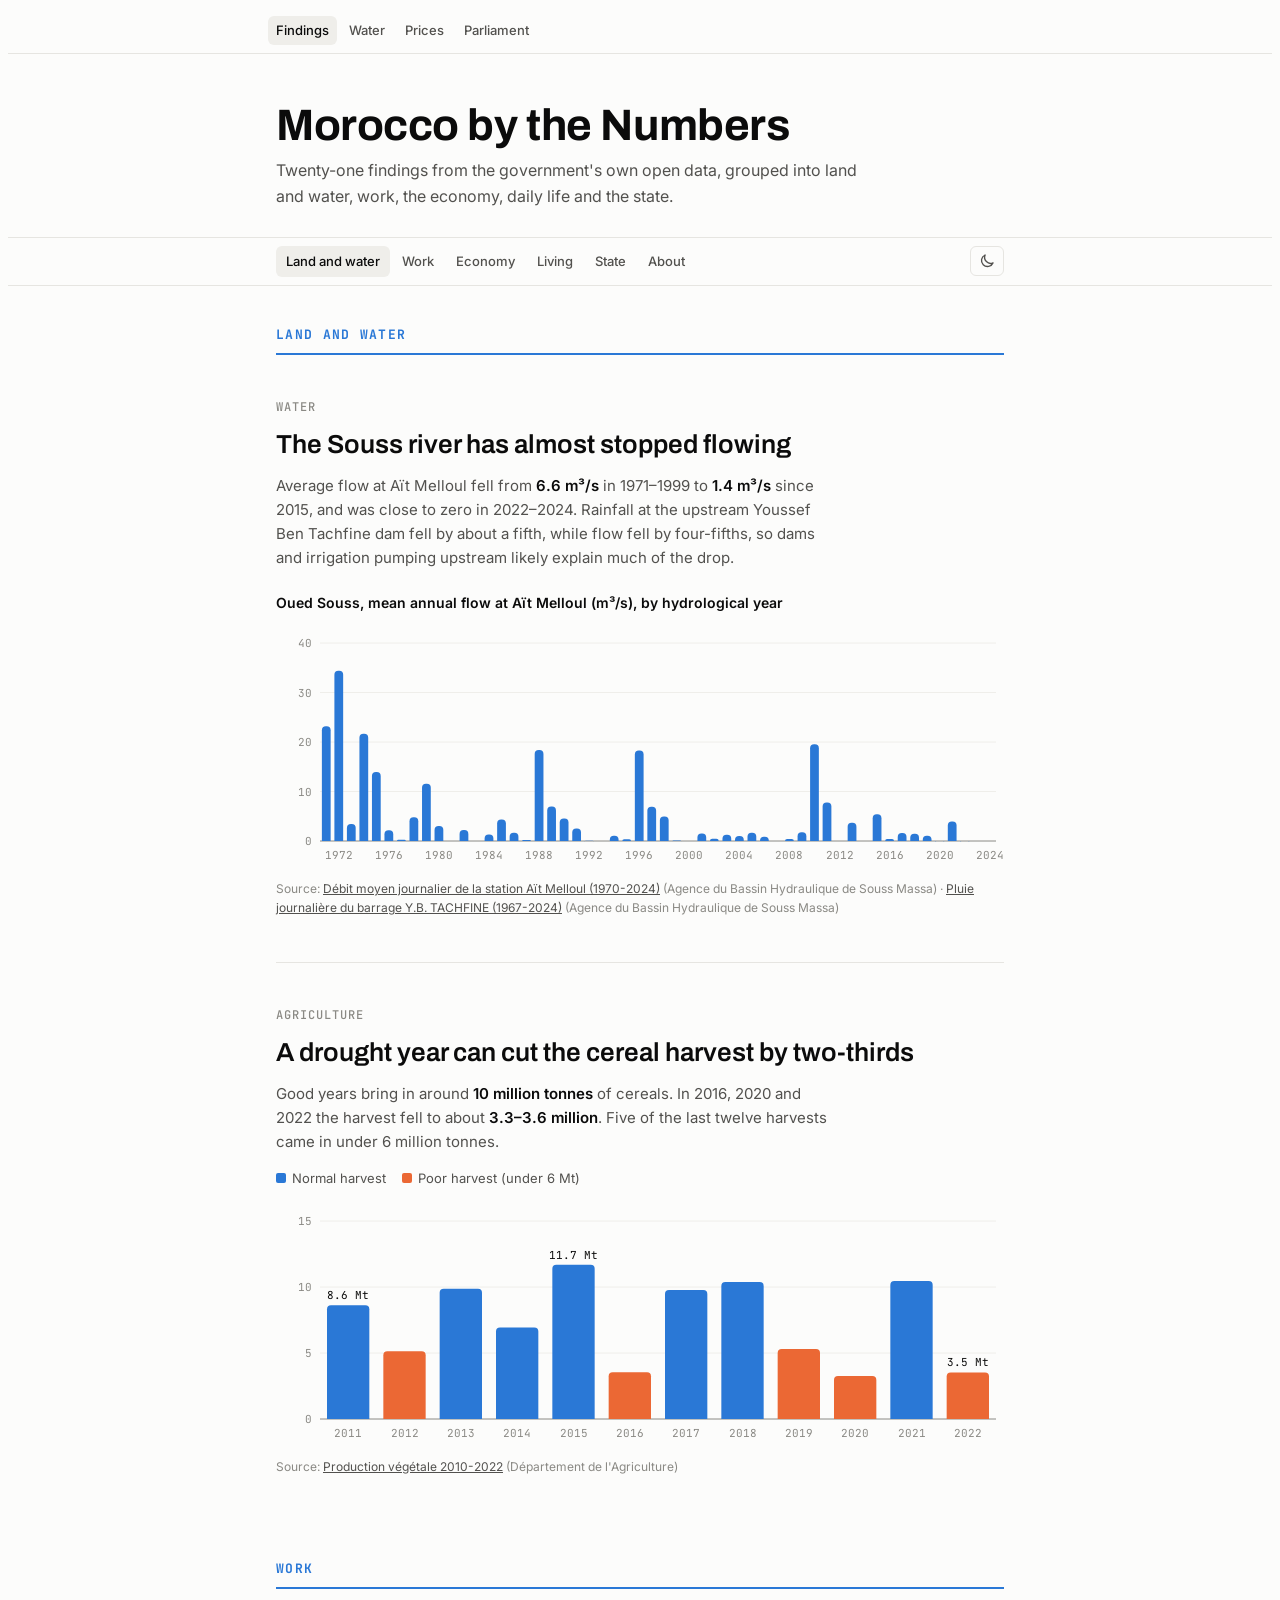
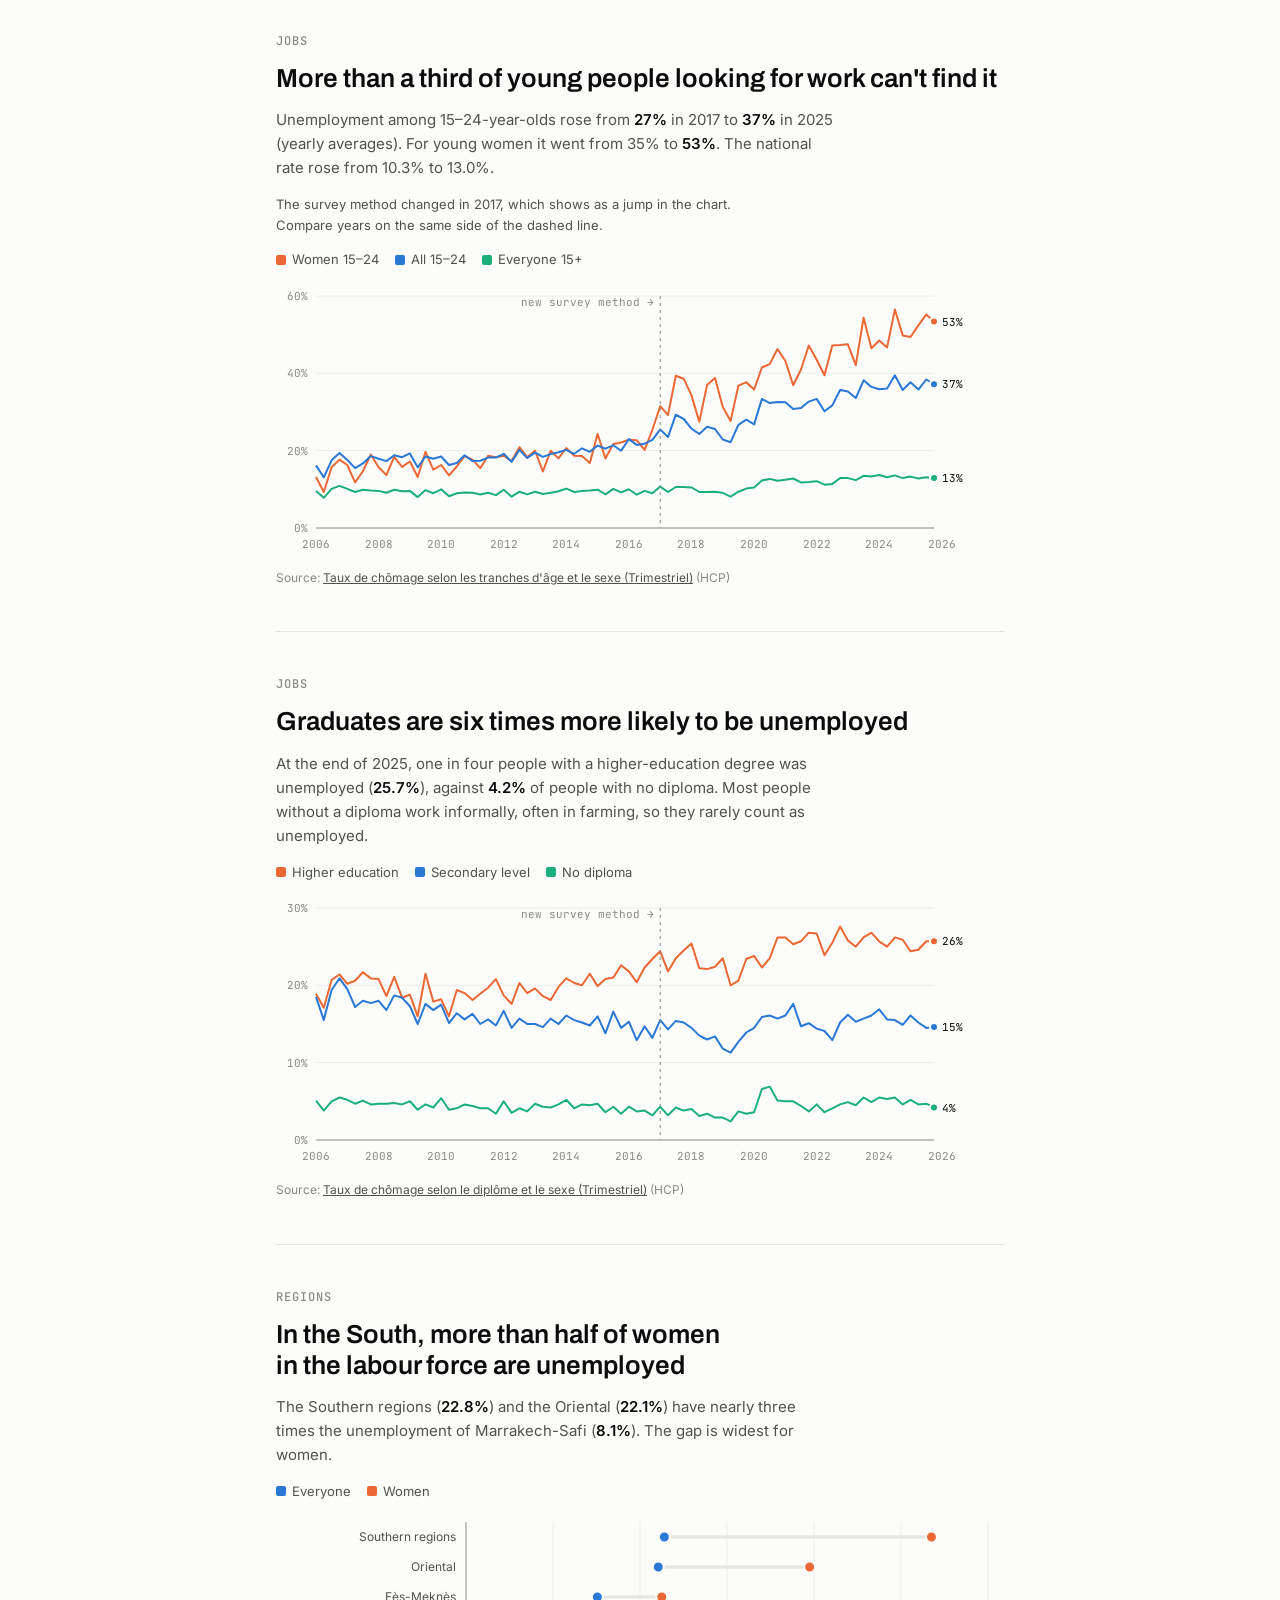
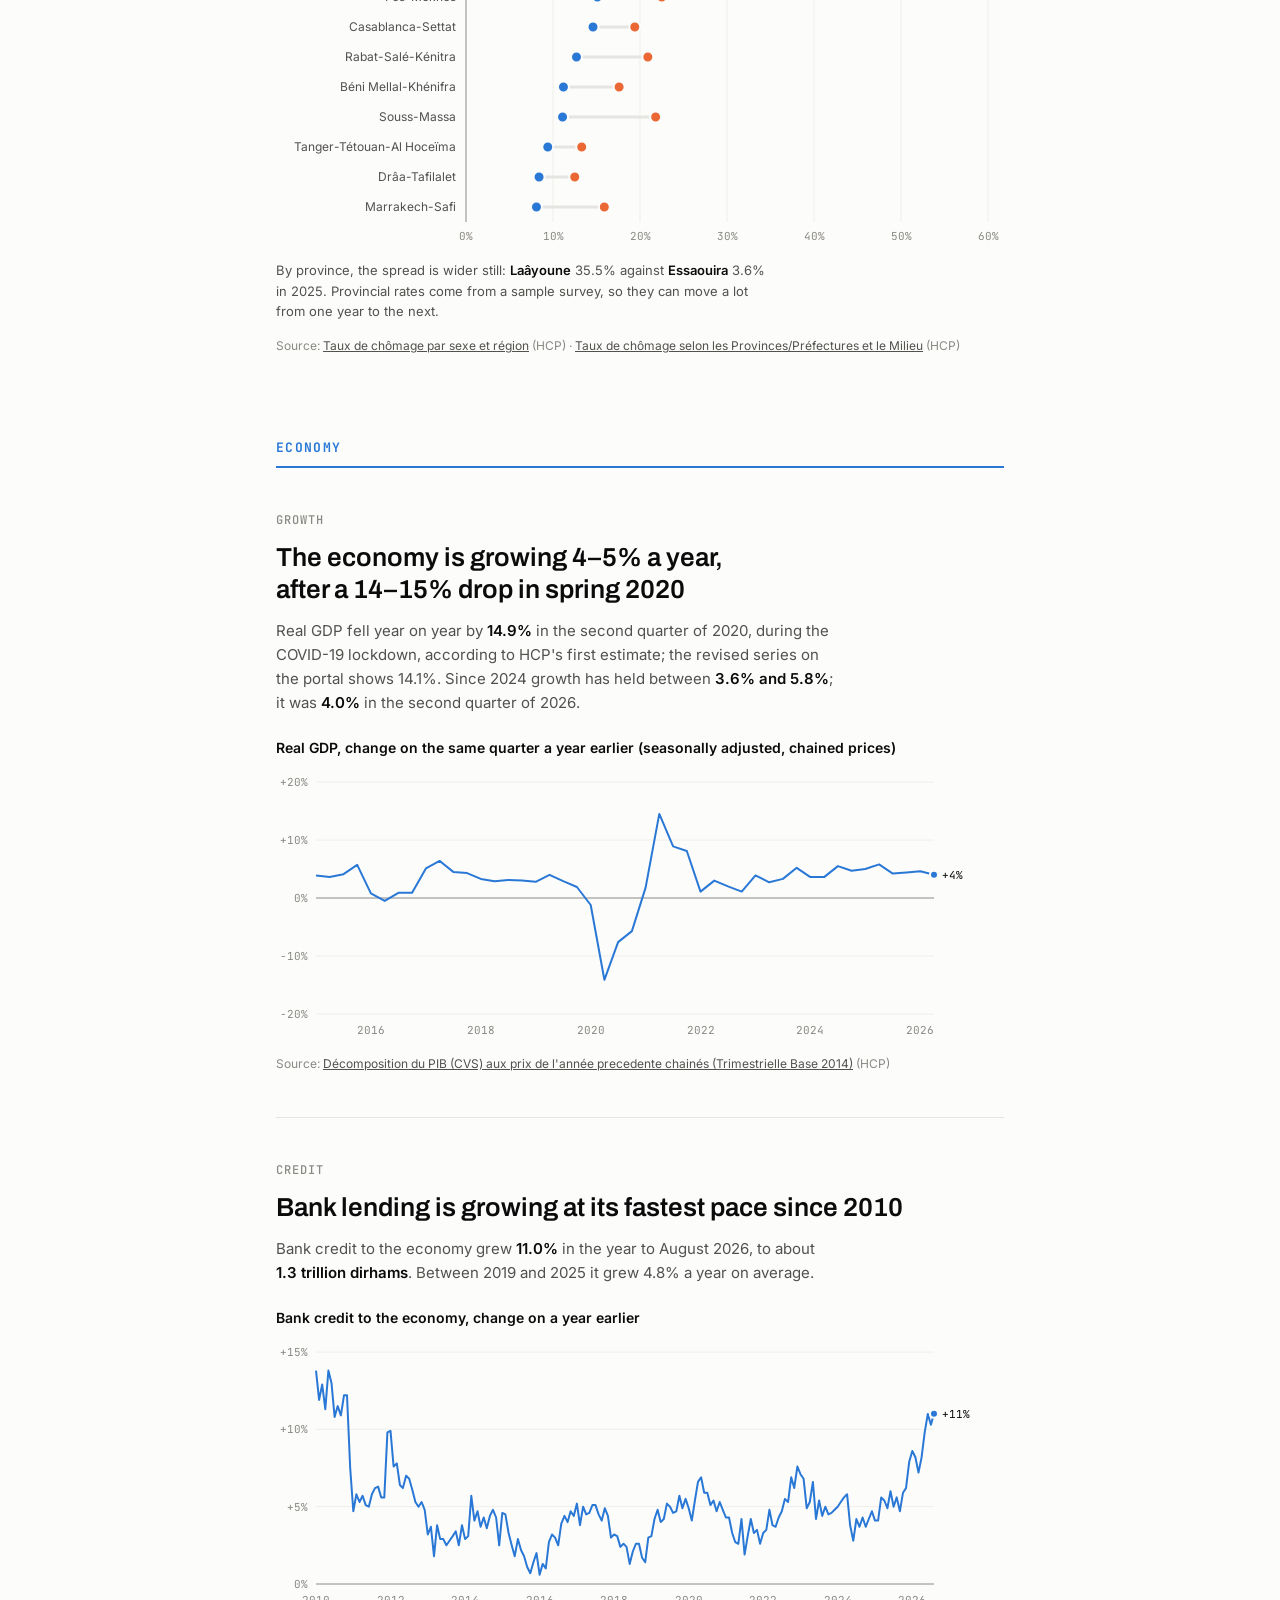
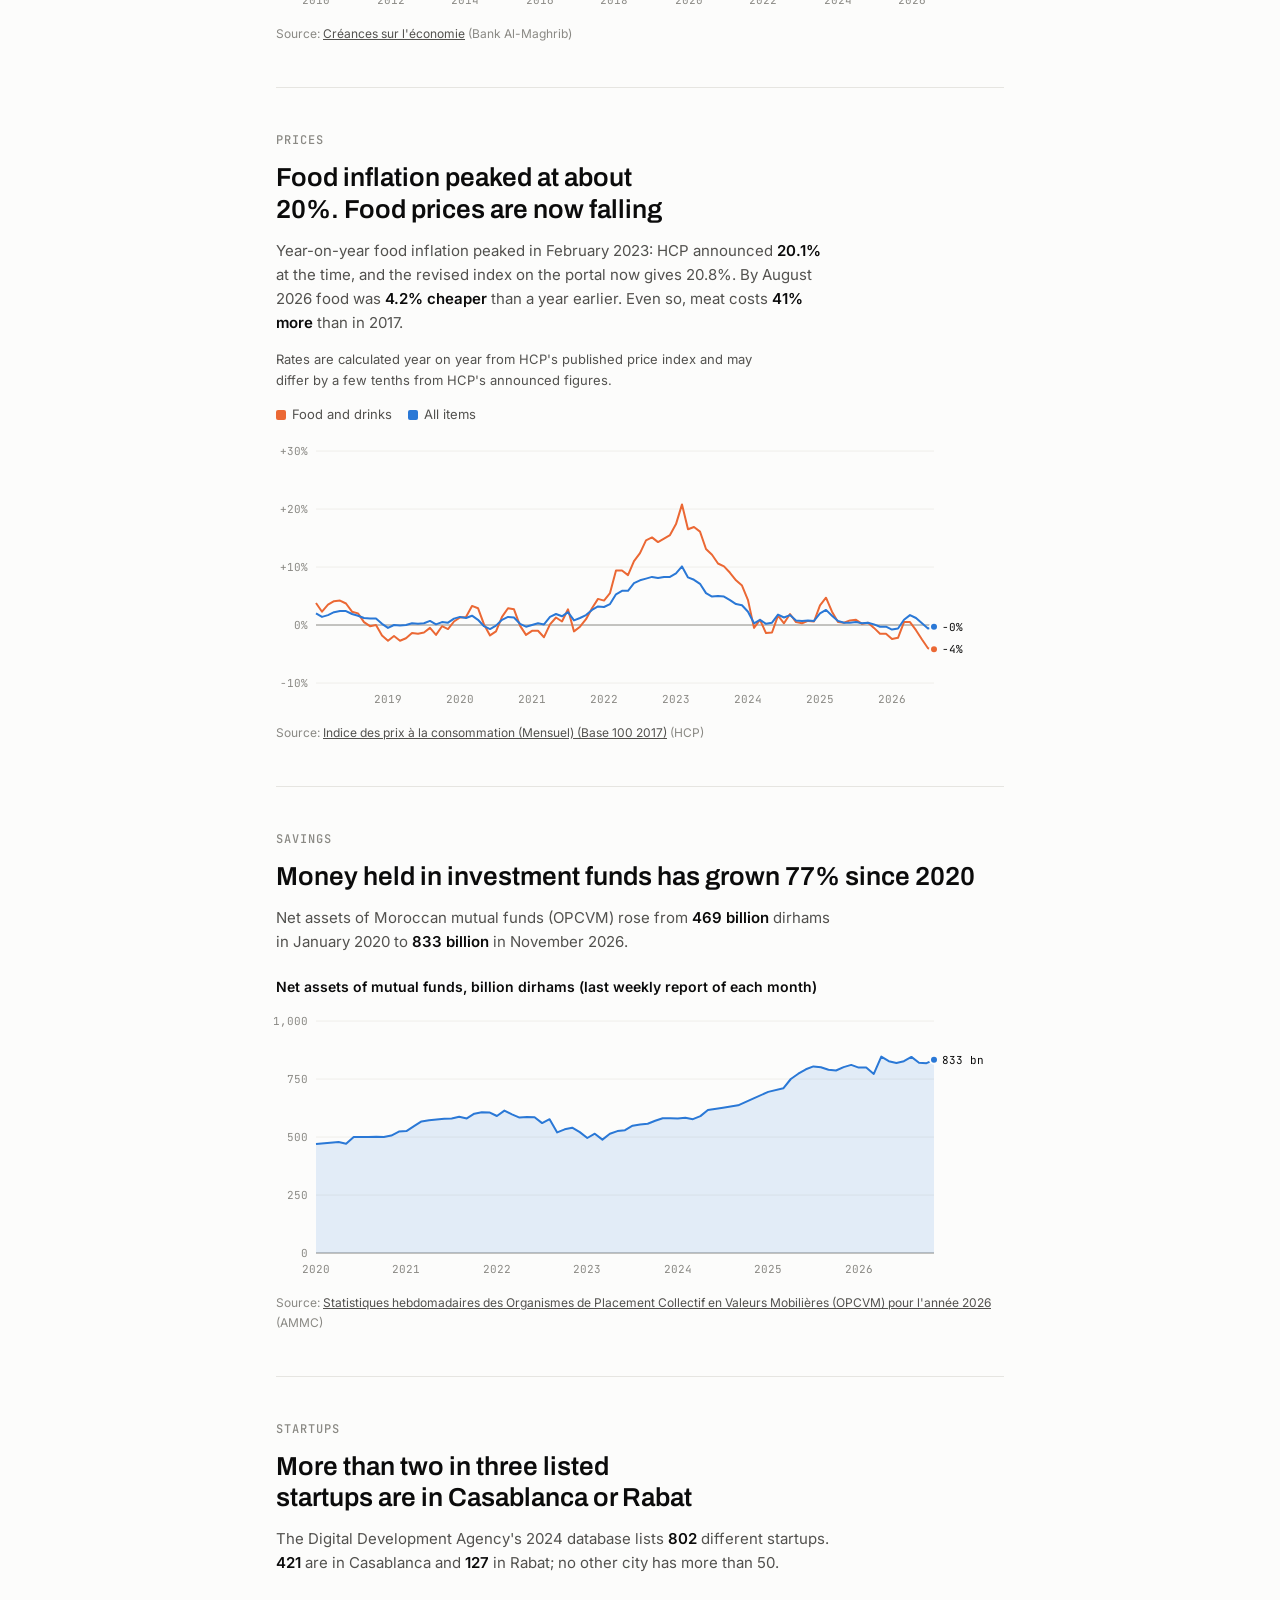
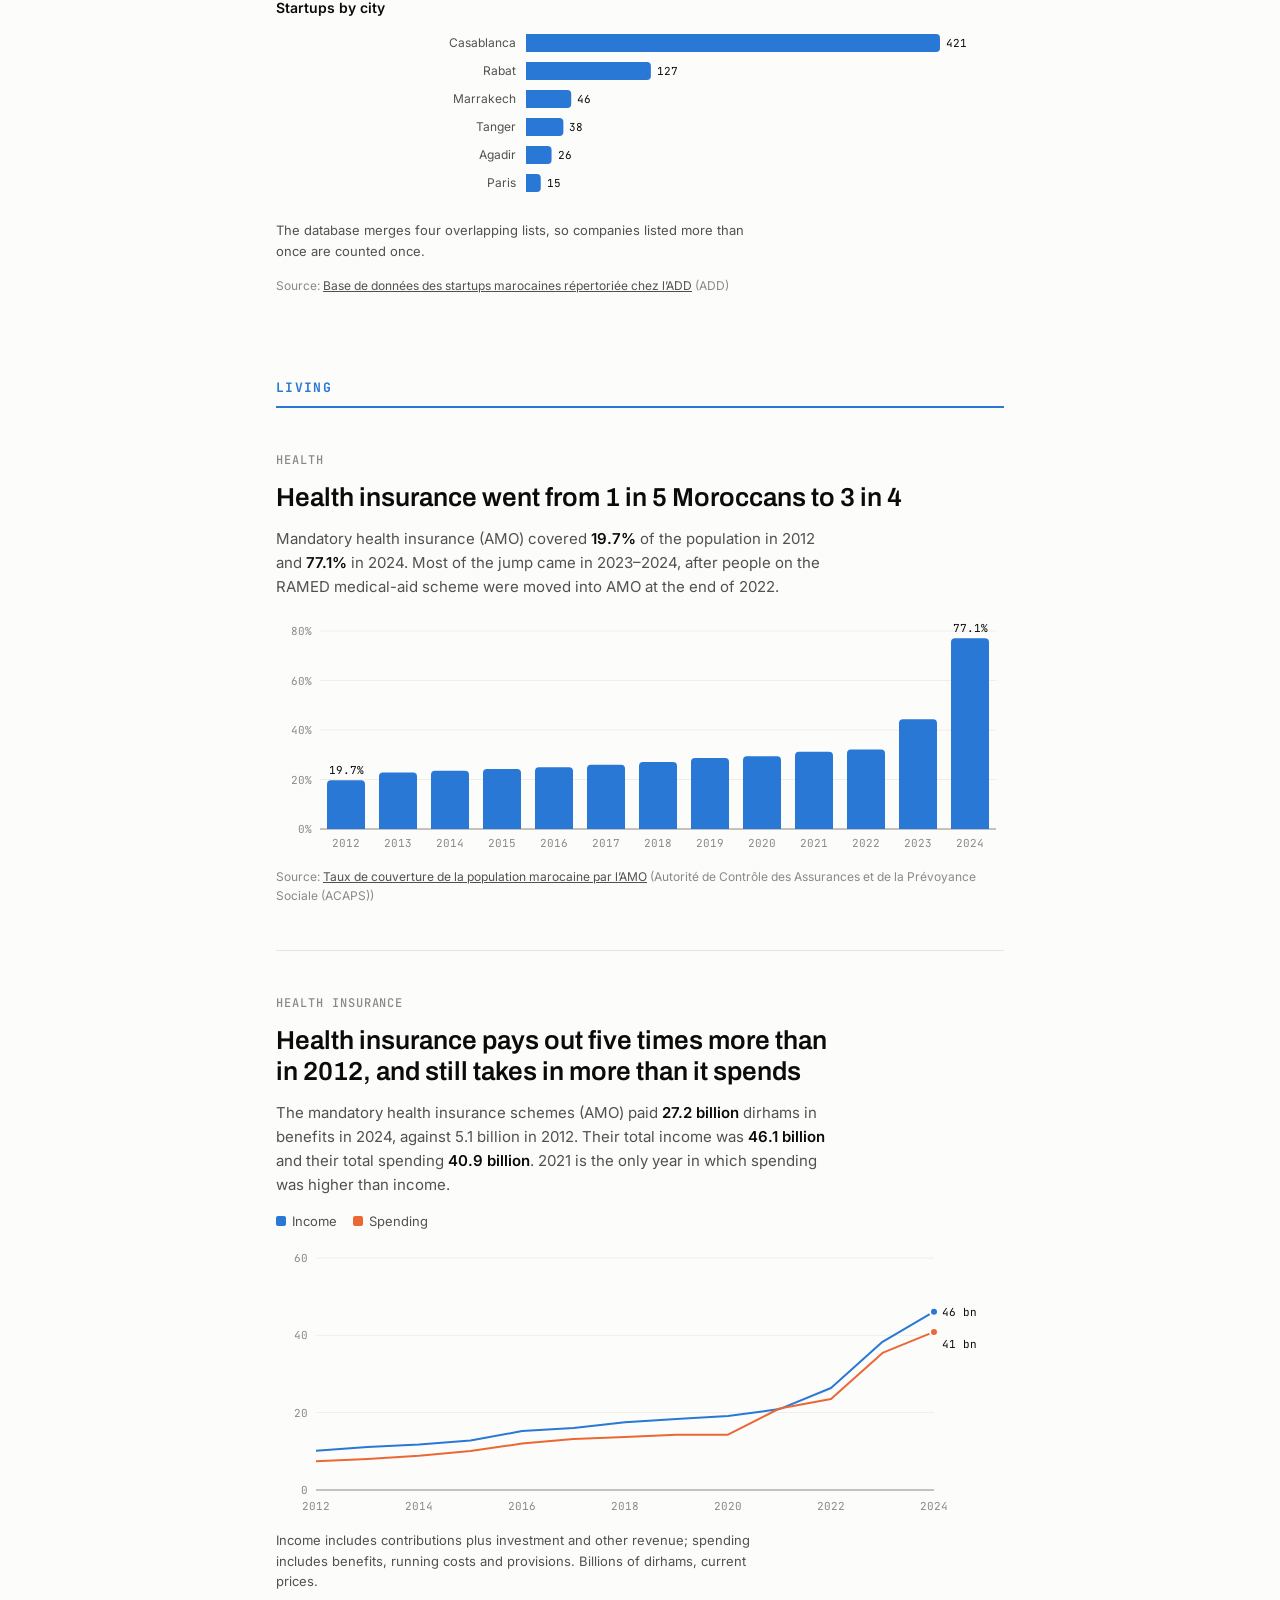
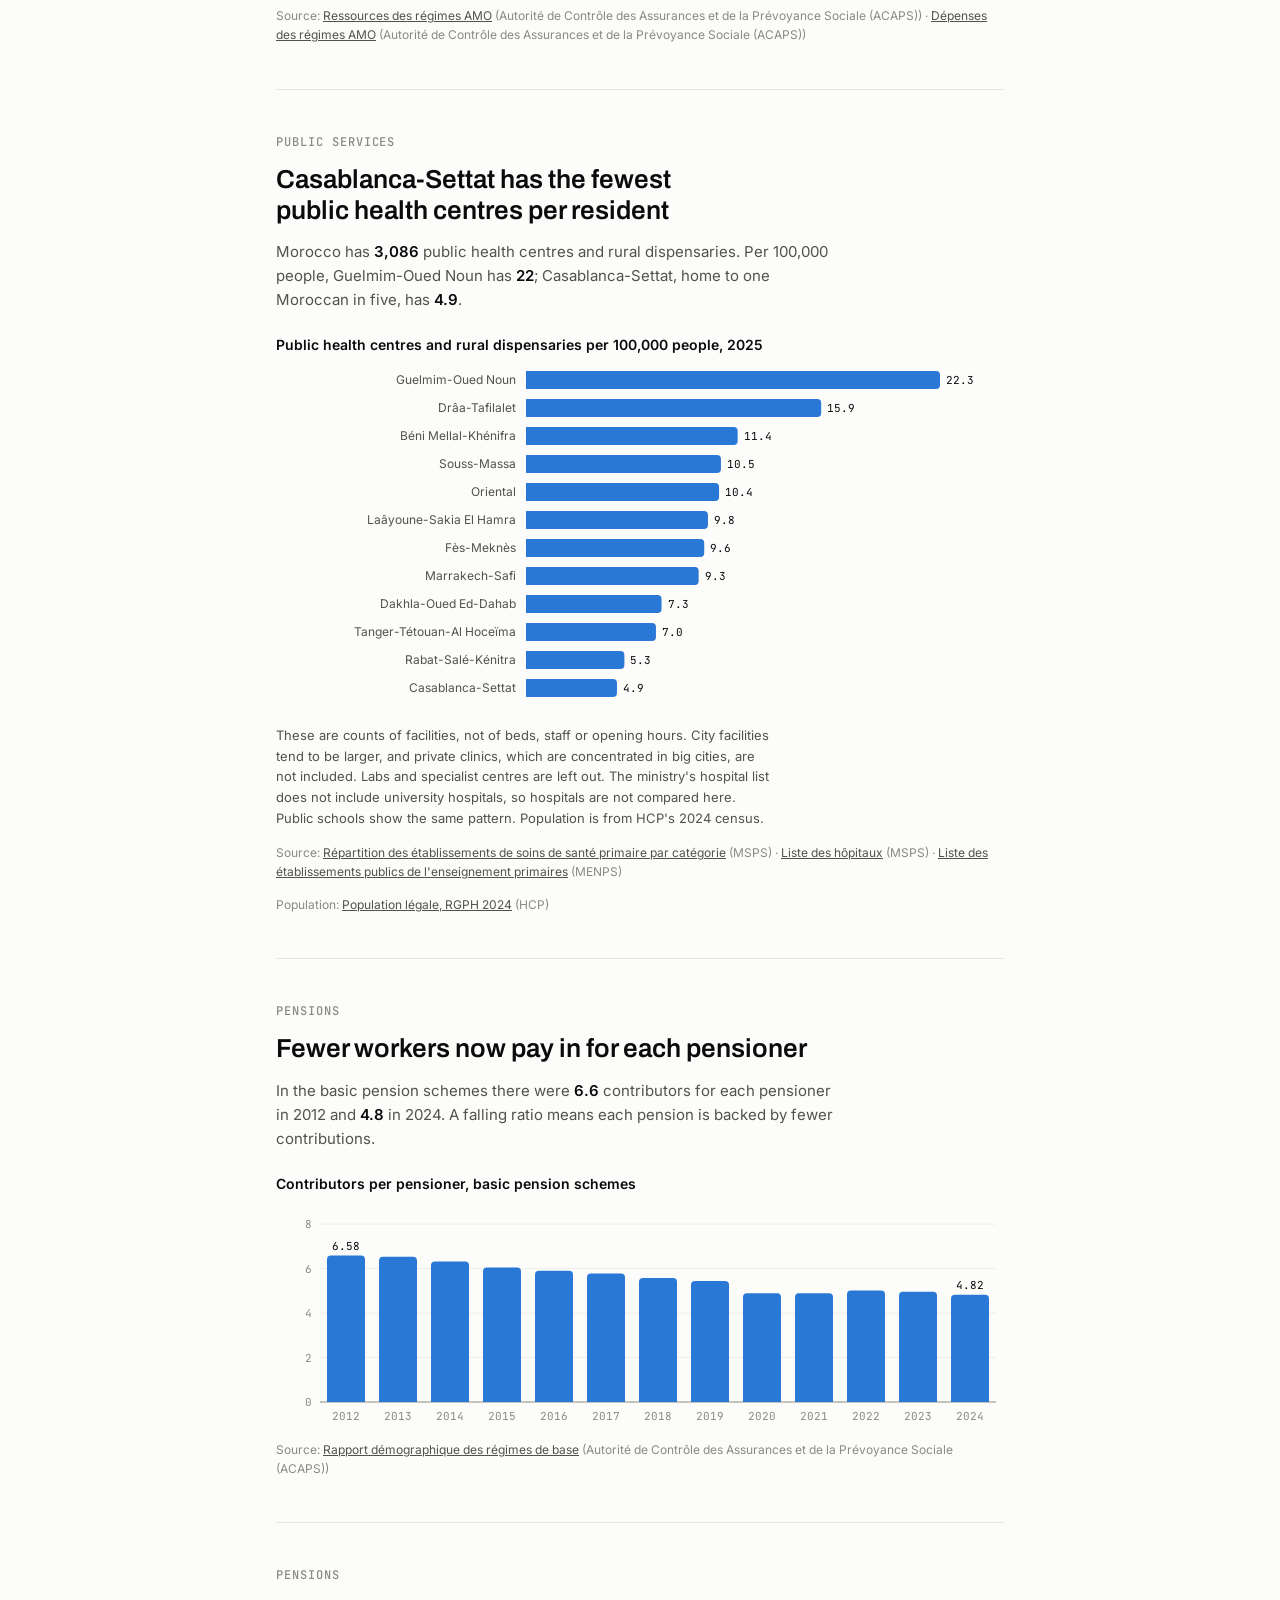
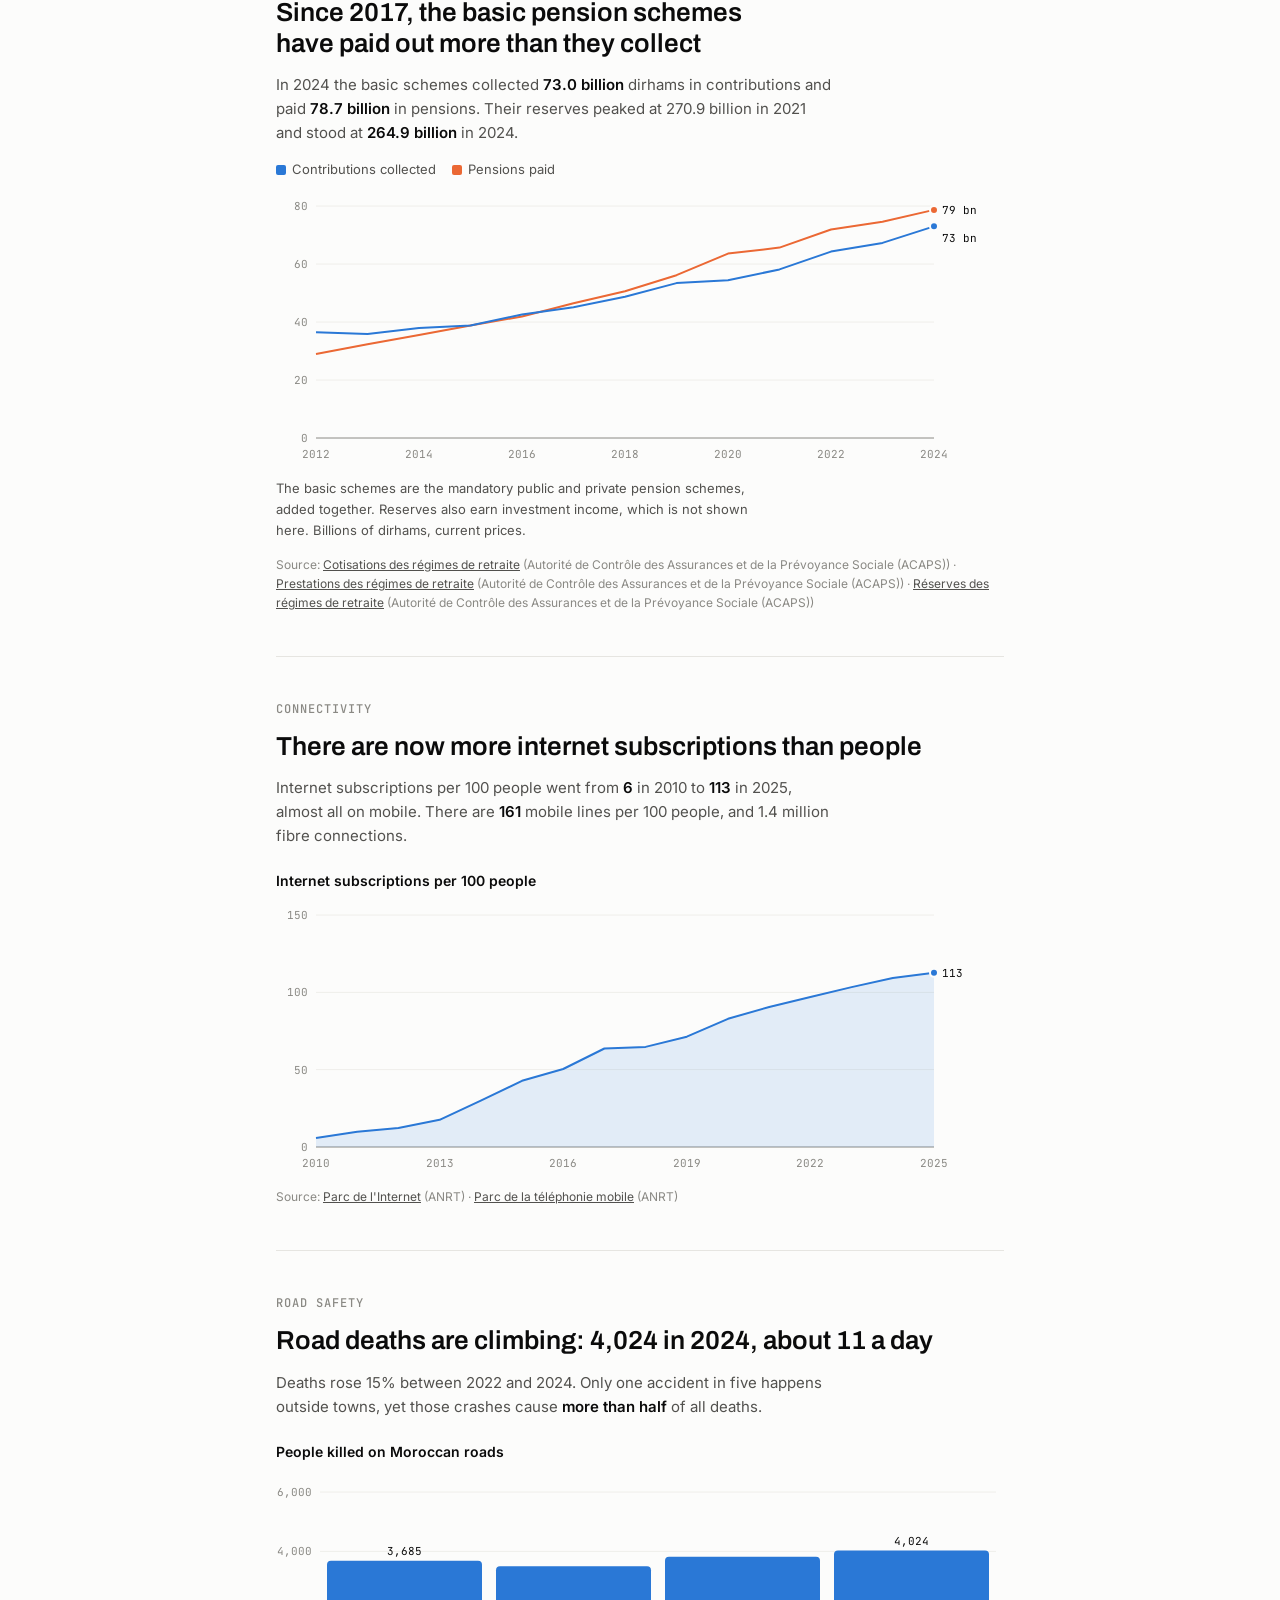
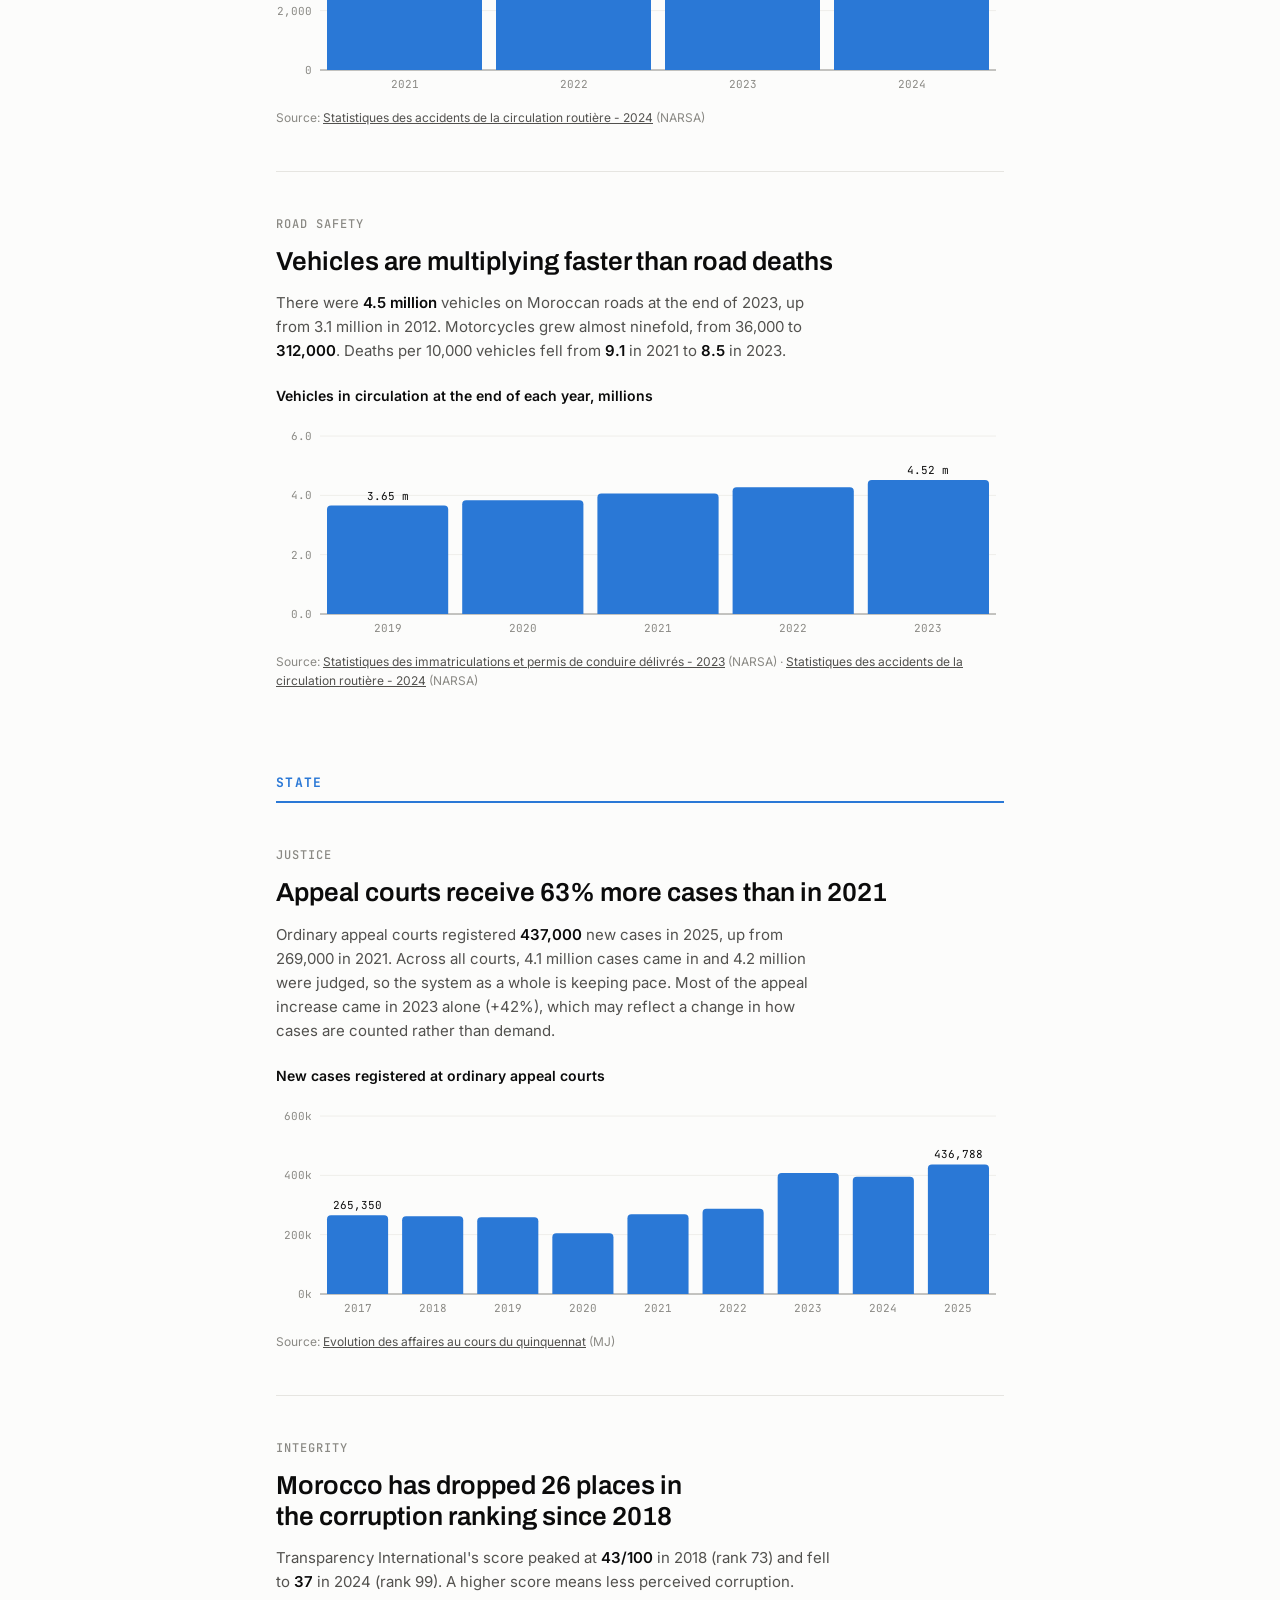
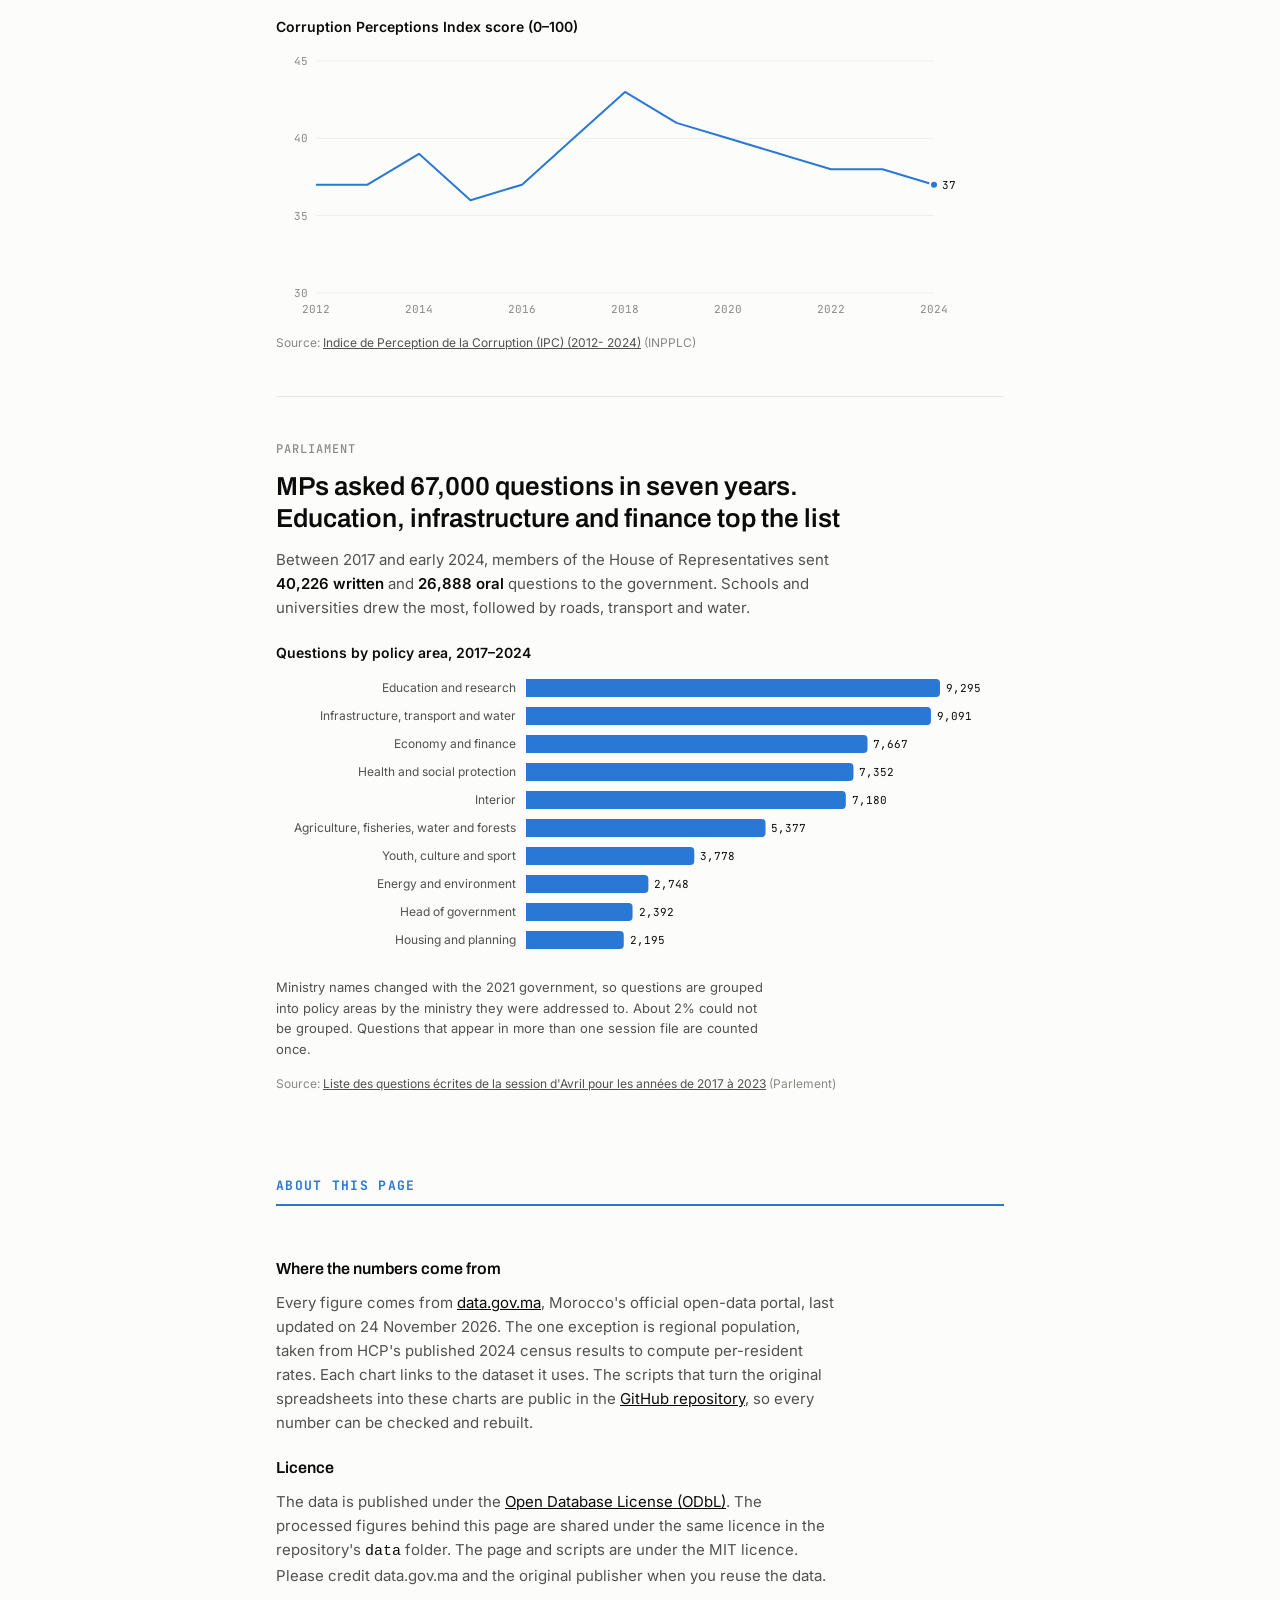
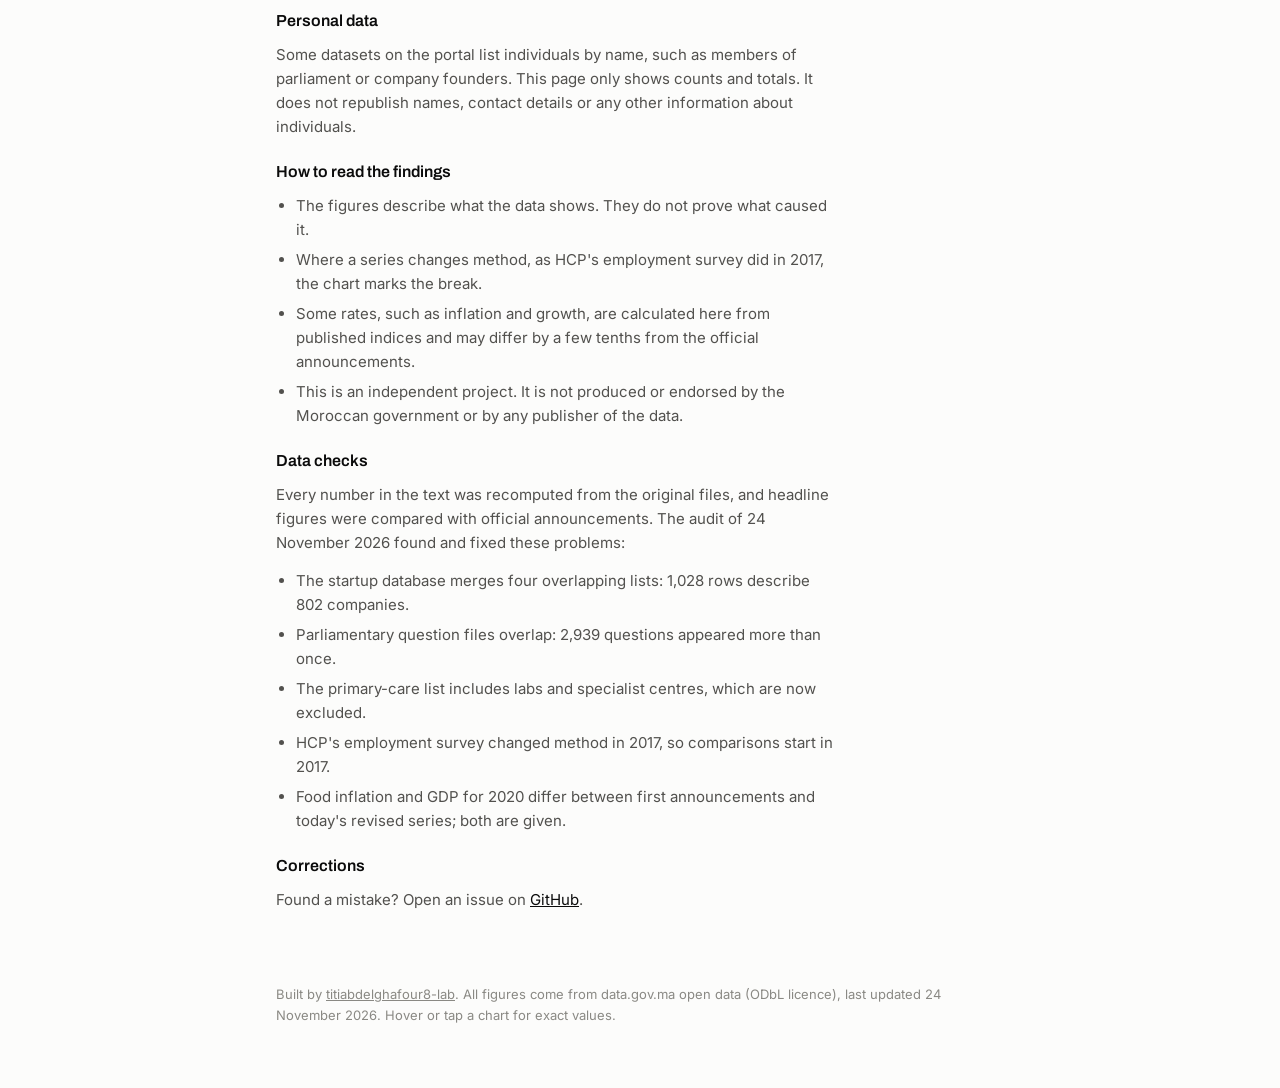
<file: index.html>
<!doctype html>
<html lang="en">
<meta charset="utf-8">
<meta name="viewport" content="width=device-width,initial-scale=1,viewport-fit=cover">
<meta name="description" content="Eleven findings from Morocco's open data portal: water, jobs, prices, health, internet, roads, courts and integrity.">
<title>Morocco by the Numbers</title>
<meta name="claude:viewport-fit-sides" content="cover">
<link rel="stylesheet" href="https://fonts.googleapis.com/css2?family=Archivo:wght@500;600;700&family=Inter:wght@400;500;600&family=JetBrains+Mono:wght@400;500&display=swap">
<link rel="stylesheet" href="site/assets/site.css">

<nav class="site" aria-label="Pages"><div class="wrap"><a href="index.html" aria-current="page">Findings</a><a href="water.html">Water</a><a href="prices.html">Prices</a><a href="parliament.html">Parliament</a></div></nav>
<header class="intro"><div class="wrap">
  <h1>Morocco by the Numbers</h1>
  <p class="sub">Twenty-one findings from the government's own open data, grouped into land and water, work, the economy, daily life and the state.</p>
</div></header>

<nav class="chapters" aria-label="Sections"><div class="wrap">
  <a href="#land">Land and water</a><a href="#work">Work</a><a href="#economy">Economy</a><a href="#living">Living</a><a href="#state">State</a><a href="#about">About</a>
  <button type="button" id="theme-toggle" class="theme-toggle" aria-label="Switch to dark mode" title="Switch to dark mode">
    <svg class="i-moon" viewBox="0 0 24 24" width="18" height="18" aria-hidden="true"><path d="M20 14.5A8 8 0 0 1 9.5 4a8 8 0 1 0 10.5 10.5Z" fill="none" stroke="currentColor" stroke-width="1.8" stroke-linejoin="round"/></svg>
    <svg class="i-sun" viewBox="0 0 24 24" width="18" height="18" aria-hidden="true"><circle cx="12" cy="12" r="4" fill="none" stroke="currentColor" stroke-width="1.8"/><path d="M12 2.5v2.2M12 19.3v2.2M2.5 12h2.2M19.3 12h2.2M5.3 5.3l1.6 1.6M17.1 17.1l1.6 1.6M5.3 18.7l1.6-1.6M17.1 6.9l1.6-1.6" stroke="currentColor" stroke-width="1.8" stroke-linecap="round"/></svg>
  </button>
</div></nav>

<main><div class="wrap">

<div class="group" id="land">
  <div class="group-head"><h2 class="gh">Land and water</h2></div>
<section class="ch" id="water">
  <span class="topic">Water</span>
  <h2>The Souss river has almost stopped flowing</h2>
  <p>Average flow at Aït Melloul fell from <b>6.6 m³/s</b> in 1971–1999 to <b>1.4 m³/s</b> since 2015, and was close to zero in 2022–2024. Rainfall at the upstream Youssef Ben Tachfine dam fell by about a fifth, while flow fell by four-fifths, so dams and irrigation pumping upstream likely explain much of the drop.</p>
  <div class="chart-title">Oued Souss, mean annual flow at Aït Melloul (m³/s), by hydrological year</div>
  <div class="chart" id="c-flow"></div>
  <span class="source" data-src="flow,rain"></span>
</section>
<section class="ch" id="harvest">
  <span class="topic">Agriculture</span>
  <h2>A drought year can cut the cereal harvest by two-thirds</h2>
  <p>Good years bring in around <b>10 million tonnes</b> of cereals. In 2016, 2020 and 2022 the harvest fell to about <b>3.3–3.6 million</b>. Five of the last twelve harvests came in under 6 million tonnes.</p>
  <div class="legend"><span><i style="background:var(--s1)"></i>Normal harvest</span><span><i style="background:var(--s2)"></i>Poor harvest (under 6 Mt)</span></div>
  <div class="chart" id="c-cereals"></div>
  <span class="source" data-src="cereals"></span>
</section>
</div>

<div class="group" id="work">
  <div class="group-head"><h2 class="gh">Work</h2></div>
<section class="ch" id="youth">
  <span class="topic">Jobs</span>
  <h2>More than a third of young people looking for work can't find it</h2>
  <p>Unemployment among 15–24-year-olds rose from <b>27%</b> in 2017 to <b>37%</b> in 2025 (yearly averages). For young women it went from 35% to <b>53%</b>. The national rate rose from 10.3% to 13.0%.</p>
  <p class="note">The survey method changed in 2017, which shows as a jump in the chart. Compare years on the same side of the dashed line.</p>
  <div class="legend"><span><i style="background:var(--s2)"></i>Women 15–24</span><span><i style="background:var(--s1)"></i>All 15–24</span><span><i style="background:var(--s3)"></i>Everyone 15+</span></div>
  <div class="chart" id="c-youth"></div>
  <span class="source" data-src="u_age"></span>
</section>
<section class="ch" id="degrees">
  <span class="topic">Jobs</span>
  <h2>Graduates are six times more likely to be unemployed</h2>
  <p>At the end of 2025, one in four people with a higher-education degree was unemployed (<b>25.7%</b>), against <b>4.2%</b> of people with no diploma. Most people without a diploma work informally, often in farming, so they rarely count as unemployed.</p>
  <div class="legend"><span><i style="background:var(--s2)"></i>Higher education</span><span><i style="background:var(--s1)"></i>Secondary level</span><span><i style="background:var(--s3)"></i>No diploma</span></div>
  <div class="chart" id="c-degrees"></div>
  <span class="source" data-src="u_dip"></span>
</section>
<section class="ch" id="regions">
  <span class="topic">Regions</span>
  <h2>In the South, more than half of women in the labour force are unemployed</h2>
  <p>The Southern regions (<b>22.8%</b>) and the Oriental (<b>22.1%</b>) have nearly three times the unemployment of Marrakech-Safi (<b>8.1%</b>). The gap is widest for women.</p>
  <div class="legend"><span><i style="background:var(--s1)"></i>Everyone</span><span><i style="background:var(--s2)"></i>Women</span></div>
  <div class="chart" id="c-regions"></div>
  <p class="note" id="prov-note"></p>
  <span class="source" data-src="region,prov"></span>
</section>
</div>

<div class="group" id="economy">
  <div class="group-head"><h2 class="gh">Economy</h2></div>
<section class="ch" id="gdp">
  <span class="topic">Growth</span>
  <h2>The economy is growing 4–5% a year, after a 14–15% drop in spring 2020</h2>
  <p>Real GDP fell year on year by <b>14.9%</b> in the second quarter of 2020, during the COVID-19 lockdown, according to HCP's first estimate; the revised series on the portal shows 14.1%. Since 2024 growth has held between <b>3.6% and 5.8%</b>; it was <b>4.0%</b> in the second quarter of 2026.</p>
  <div class="chart-title">Real GDP, change on the same quarter a year earlier (seasonally adjusted, chained prices)</div>
  <div class="chart" id="c-gdp"></div>
  <span class="source" data-src="gdp"></span>
</section>
<section class="ch" id="credit">
  <span class="topic">Credit</span>
  <h2>Bank lending is growing at its fastest pace since 2010</h2>
  <p>Bank credit to the economy grew <b>11.0%</b> in the year to August 2026, to about <b>1.3 trillion dirhams</b>. Between 2019 and 2025 it grew 4.8% a year on average.</p>
  <div class="chart-title">Bank credit to the economy, change on a year earlier</div>
  <div class="chart" id="c-credit"></div>
  <span class="source" data-src="credit"></span>
</section>
<section class="ch" id="prices">
  <span class="topic">Prices</span>
  <h2>Food inflation peaked at about 20%. Food prices are now falling</h2>
  <p>Year-on-year food inflation peaked in February 2023: HCP announced <b>20.1%</b> at the time, and the revised index on the portal now gives 20.8%. By August 2026 food was <b>4.2% cheaper</b> than a year earlier. Even so, meat costs <b>41% more</b> than in 2017.</p>
  <p class="note">Rates are calculated year on year from HCP's published price index and may differ by a few tenths from HCP's announced figures.</p>
  <div class="legend"><span><i style="background:var(--s2)"></i>Food and drinks</span><span><i style="background:var(--s1)"></i>All items</span></div>
  <div class="chart" id="c-prices"></div>
  <span class="source" data-src="cpi"></span>
</section>
<section class="ch" id="funds">
  <span class="topic">Savings</span>
  <h2>Money held in investment funds has grown 77% since 2020</h2>
  <p>Net assets of Moroccan mutual funds (OPCVM) rose from <b>469 billion</b> dirhams in January 2020 to <b>833 billion</b> in November 2026.</p>
  <div class="chart-title">Net assets of mutual funds, billion dirhams (last weekly report of each month)</div>
  <div class="chart" id="c-funds"></div>
  <span class="source" data-src="funds"></span>
</section>
<section class="ch" id="startups">
  <span class="topic">Startups</span>
  <h2>More than two in three listed startups are in Casablanca or Rabat</h2>
  <p>The Digital Development Agency's 2024 database lists <b>802</b> different startups. <b>421</b> are in Casablanca and <b>127</b> in Rabat; no other city has more than 50.</p>
  <div class="chart-title">Startups by city</div>
  <div class="chart" id="c-startups"></div>
  <p class="note">The database merges four overlapping lists, so companies listed more than once are counted once.</p>
  <span class="source" data-src="startups"></span>
</section>
</div>

<div class="group" id="living">
  <div class="group-head"><h2 class="gh">Living</h2></div>
<section class="ch" id="health">
  <span class="topic">Health</span>
  <h2>Health insurance went from 1 in 5 Moroccans to 3 in 4</h2>
  <p>Mandatory health insurance (AMO) covered <b>19.7%</b> of the population in 2012 and <b>77.1%</b> in 2024. Most of the jump came in 2023–2024, after people on the RAMED medical-aid scheme were moved into AMO at the end of 2022.</p>
  <div class="chart" id="c-amo"></div>
  <span class="source" data-src="amo"></span>
</section>
<section class="ch" id="amo-money">
  <span class="topic">Health insurance</span>
  <h2>Health insurance pays out five times more than in 2012, and still takes in more than it spends</h2>
  <p>The mandatory health insurance schemes (AMO) paid <b>27.2 billion</b> dirhams in benefits in 2024, against 5.1 billion in 2012. Their total income was <b>46.1 billion</b> and their total spending <b>40.9 billion</b>. 2021 is the only year in which spending was higher than income.</p>
  <div class="legend"><span><i style="background:var(--s1)"></i>Income</span><span><i style="background:var(--s2)"></i>Spending</span></div>
  <div class="chart" id="c-amo-money"></div>
  <p class="note">Income includes contributions plus investment and other revenue; spending includes benefits, running costs and provisions. Billions of dirhams, current prices.</p>
  <span class="source" data-src="amo_in,amo_out"></span>
</section>
<section class="ch" id="services">
  <span class="topic">Public services</span>
  <h2>Casablanca-Settat has the fewest public health centres per resident</h2>
  <p>Morocco has <b>3,086</b> public health centres and rural dispensaries. Per 100,000 people, Guelmim-Oued Noun has <b>22</b>; Casablanca-Settat, home to one Moroccan in five, has <b>4.9</b>.</p>
  <div class="chart-title">Public health centres and rural dispensaries per 100,000 people, 2025</div>
  <div class="chart" id="c-services"></div>
  <p class="note">These are counts of facilities, not of beds, staff or opening hours. City facilities tend to be larger, and private clinics, which are concentrated in big cities, are not included. Labs and specialist centres are left out. The ministry's hospital list does not include university hospitals, so hospitals are not compared here. Public schools show the same pattern. Population is from HCP's 2024 census.</p>
  <span class="source" data-src="primary_care,hospitals,schools"></span>
  <span class="source">Population: <a href="https://www.hcp.ma/Population-legale-du-Royaume-du-Maroc-repartie-par-regions-provinces-et-prefectures-et-communes-selon-les-resultats-du_a3974.html" target="_blank" rel="noopener">Population légale, RGPH 2024</a> (HCP)</span>
</section>
<section class="ch" id="pensions">
  <span class="topic">Pensions</span>
  <h2>Fewer workers now pay in for each pensioner</h2>
  <p>In the basic pension schemes there were <b>6.6</b> contributors for each pensioner in 2012 and <b>4.8</b> in 2024. A falling ratio means each pension is backed by fewer contributions.</p>
  <div class="chart-title">Contributors per pensioner, basic pension schemes</div>
  <div class="chart" id="c-pensions"></div>
  <span class="source" data-src="pensions"></span>
</section>
<section class="ch" id="pension-money">
  <span class="topic">Pensions</span>
  <h2>Since 2017, the basic pension schemes have paid out more than they collect</h2>
  <p>In 2024 the basic schemes collected <b>73.0 billion</b> dirhams in contributions and paid <b>78.7 billion</b> in pensions. Their reserves peaked at 270.9 billion in 2021 and stood at <b>264.9 billion</b> in 2024.</p>
  <div class="legend"><span><i style="background:var(--s1)"></i>Contributions collected</span><span><i style="background:var(--s2)"></i>Pensions paid</span></div>
  <div class="chart" id="c-pension-money"></div>
  <p class="note">The basic schemes are the mandatory public and private pension schemes, added together. Reserves also earn investment income, which is not shown here. Billions of dirhams, current prices.</p>
  <span class="source" data-src="pen_in,pen_out,pen_res"></span>
</section>
<section class="ch" id="internet">
  <span class="topic">Connectivity</span>
  <h2>There are now more internet subscriptions than people</h2>
  <p>Internet subscriptions per 100 people went from <b>6</b> in 2010 to <b>113</b> in 2025, almost all on mobile. There are <b>161</b> mobile lines per 100 people, and 1.4 million fibre connections.</p>
  <div class="chart-title">Internet subscriptions per 100 people</div>
  <div class="chart" id="c-internet"></div>
  <span class="source" data-src="internet,mobile"></span>
</section>
<section class="ch" id="roads">
  <span class="topic">Road safety</span>
  <h2>Road deaths are climbing: 4,024 in 2024, about 11 a day</h2>
  <p>Deaths rose 15% between 2022 and 2024. Only one accident in five happens outside towns, yet those crashes cause <b>more than half</b> of all deaths.</p>
  <div class="chart-title">People killed on Moroccan roads</div>
  <div class="chart" id="c-roads"></div>
  <span class="source" data-src="roads"></span>
</section>
<section class="ch" id="vehicles">
  <span class="topic">Road safety</span>
  <h2>Vehicles are multiplying faster than road deaths</h2>
  <p>There were <b>4.5 million</b> vehicles on Moroccan roads at the end of 2023, up from 3.1 million in 2012. Motorcycles grew almost ninefold, from 36,000 to <b>312,000</b>. Deaths per 10,000 vehicles fell from <b>9.1</b> in 2021 to <b>8.5</b> in 2023.</p>
  <div class="chart-title">Vehicles in circulation at the end of each year, millions</div>
  <div class="chart" id="c-vehicles"></div>
  <span class="source" data-src="vehicles,roads"></span>
</section>
</div>

<div class="group" id="state">
  <div class="group-head"><h2 class="gh">State</h2></div>
<section class="ch" id="courts">
  <span class="topic">Justice</span>
  <h2>Appeal courts receive 63% more cases than in 2021</h2>
  <p>Ordinary appeal courts registered <b>437,000</b> new cases in 2025, up from 269,000 in 2021. Across all courts, 4.1 million cases came in and 4.2 million were judged, so the system as a whole is keeping pace. Most of the appeal increase came in 2023 alone (+42%), which may reflect a change in how cases are counted rather than demand.</p>
  <div class="chart-title">New cases registered at ordinary appeal courts</div>
  <div class="chart" id="c-courts"></div>
  <span class="source" data-src="courts"></span>
</section>
<section class="ch" id="integrity">
  <span class="topic">Integrity</span>
  <h2>Morocco has dropped 26 places in the corruption ranking since 2018</h2>
  <p>Transparency International's score peaked at <b>43/100</b> in 2018 (rank 73) and fell to <b>37</b> in 2024 (rank 99). A higher score means less perceived corruption.</p>
  <div class="chart-title">Corruption Perceptions Index score (0–100)</div>
  <div class="chart" id="c-corr"></div>
  <span class="source" data-src="corr"></span>
</section>
<section class="ch" id="parliament">
  <span class="topic">Parliament</span>
  <h2>MPs asked 67,000 questions in seven years. Education, infrastructure and finance top the list</h2>
  <p>Between 2017 and early 2024, members of the House of Representatives sent <b>40,226 written</b> and <b>26,888 oral</b> questions to the government. Schools and universities drew the most, followed by roads, transport and water.</p>
  <div class="chart-title">Questions by policy area, 2017–2024</div>
  <div class="chart" id="c-parl"></div>
  <p class="note">Ministry names changed with the 2021 government, so questions are grouped into policy areas by the ministry they were addressed to. About 2% could not be grouped. Questions that appear in more than one session file are counted once.</p>
  <span class="source" data-src="parliament"></span>
</section>
</div>

<div class="group" id="about">
  <div class="group-head"><h2 class="gh">About this page</h2></div>
  <section class="ch about">
    <h3>Where the numbers come from</h3>
    <p>Every figure comes from <a href="https://www.data.gov.ma" target="_blank" rel="noopener">data.gov.ma</a>, Morocco's official open-data portal, last updated on <span class="updated">23 November 2026</span>. The one exception is regional population, taken from HCP's published 2024 census results to compute per-resident rates. Each chart links to the dataset it uses. The scripts that turn the original spreadsheets into these charts are public in the <a href="https://github.com/titiabdelghafour8-lab/morocco-by-the-numbers" target="_blank" rel="noopener">GitHub repository</a>, so every number can be checked and rebuilt.</p>
    <h3>Licence</h3>
    <p>The data is published under the <a href="https://opendatacommons.org/licenses/odbl/1-0/" target="_blank" rel="noopener">Open Database License (ODbL)</a>. The processed figures behind this page are shared under the same licence in the repository's <code>data</code> folder. The page and scripts are under the MIT licence. Please credit data.gov.ma and the original publisher when you reuse the data.</p>
    <h3>Personal data</h3>
    <p>Some datasets on the portal list individuals by name, such as members of parliament or company founders. This page only shows counts and totals. It does not republish names, contact details or any other information about individuals.</p>
    <h3>How to read the findings</h3>
    <ul>
      <li>The figures describe what the data shows. They do not prove what caused it.</li>
      <li>Where a series changes method, as HCP's employment survey did in 2017, the chart marks the break.</li>
      <li>Some rates, such as inflation and growth, are calculated here from published indices and may differ by a few tenths from the official announcements.</li>
      <li>This is an independent project. It is not produced or endorsed by the Moroccan government or by any publisher of the data.</li>
    </ul>
    <h3>Data checks</h3>
    <p>Every number in the text was recomputed from the original files, and headline figures were compared with official announcements. The audit of 24 November 2026 found and fixed these problems:</p>
    <ul>
      <li>The startup database merges four overlapping lists: 1,028 rows describe 802 companies.</li>
      <li>Parliamentary question files overlap: 2,939 questions appeared more than once.</li>
      <li>The primary-care list includes labs and specialist centres, which are now excluded.</li>
      <li>HCP's employment survey changed method in 2017, so comparisons start in 2017.</li>
      <li>Food inflation and GDP for 2020 differ between first announcements and today's revised series; both are given.</li>
    </ul>
    <h3>Corrections</h3>
    <p>Found a mistake? Open an issue on <a href="https://github.com/titiabdelghafour8-lab/morocco-by-the-numbers/issues" target="_blank" rel="noopener">GitHub</a>.</p>
  </section>
</div>

</div></main>
<footer><div class="wrap">Built by <a href="https://github.com/titiabdelghafour8-lab" style="color:inherit">titiabdelghafour8-lab</a>. All figures come from data.gov.ma open data (ODbL licence), last updated <span class="updated">23 November 2026</span>. Hover or tap a chart for exact values.</div></footer>
<div id="tip" hidden></div>

<script src="site/assets/charts.js"></script>
<script>
const DATA = {"flow":[[1971,23.18],[1972,34.38],[1973,3.44],[1974,21.66],[1975,13.92],[1976,2.18],[1977,0.25],[1978,4.81],[1979,11.57],[1980,3.04],[1981,0.0],[1982,2.2],[1983,0.0],[1984,1.33],[1985,4.32],[1986,1.65],[1987,0.18],[1988,18.37],[1989,6.95],[1990,4.53],[1991,2.54],[1992,0.06],[1993,0.0],[1994,1.06],[1995,0.37],[1996,18.3],[1997,6.93],[1998,4.93],[1999,0.08],[2000,0.0],[2001,1.51],[2002,0.47],[2003,1.28],[2004,1.02],[2005,1.65],[2006,0.86],[2007,0.0],[2008,0.42],[2009,1.77],[2010,19.56],[2011,7.79],[2012,0.0],[2013,3.69],[2014,0.0],[2015,5.4],[2016,0.38],[2017,1.62],[2018,1.46],[2019,1.04],[2020,0.02],[2021,3.95],[2022,0.02],[2023,0.0],[2024,0.0]],"rain":[[1969,361.0],[1971,269.0],[1972,192.0],[1973,238.0],[1974,187.0],[1975,23.0],[1976,74.0],[1977,110.0],[1978,234.0],[1979,102.0],[1980,196.0],[1981,67.0],[1982,176.0],[1983,94.0],[1984,117.0],[1985,148.0],[1986,172.0],[1987,56.0],[1988,220.0],[1989,212.0],[1990,174.0],[1991,186.0],[1992,63.0],[1993,58.0],[1994,102.0],[1995,70.0],[1996,375.0],[1997,166.0],[1998,150.0],[1999,154.0],[2000,60.0],[2001,60.0],[2002,184.0],[2003,125.0],[2004,183.0],[2005,192.0],[2006,175.0],[2007,55.0],[2008,66.0],[2009,223.0],[2011,216.0],[2012,48.0],[2013,148.0],[2014,74.0],[2015,258.0],[2016,72.0],[2017,131.0],[2018,135.0],[2019,125.0],[2020,56.0],[2021,174.0],[2022,94.0],[2023,119.0],[2024,97.0]],"cereals":[[2011,8.62],[2012,5.13],[2013,9.86],[2014,6.93],[2015,11.69],[2016,3.55],[2017,9.78],[2018,10.38],[2019,5.3],[2020,3.25],[2021,10.45],[2022,3.53]],"u_total":[[2006.0,9.6],[2006.25,7.8],[2006.5,10.1],[2006.75,10.9],[2007.0,10.1],[2007.25,9.3],[2007.5,9.9],[2007.75,9.7],[2008.0,9.6],[2008.25,9.1],[2008.5,9.9],[2008.75,9.5],[2009.0,9.6],[2009.25,8.0],[2009.5,9.8],[2009.75,9.0],[2010.0,10.0],[2010.25,8.2],[2010.5,9.0],[2010.75,9.2],[2011.0,9.1],[2011.25,8.7],[2011.5,9.1],[2011.75,8.5],[2012.0,9.9],[2012.25,8.1],[2012.5,9.4],[2012.75,8.7],[2013.0,9.4],[2013.25,8.8],[2013.5,9.1],[2013.75,9.5],[2014.0,10.2],[2014.25,9.3],[2014.5,9.6],[2014.75,9.7],[2015.0,9.9],[2015.25,8.7],[2015.5,10.1],[2015.75,9.2],[2016.0,10.0],[2016.25,8.6],[2016.5,9.6],[2016.75,9.0],[2017.0,10.7],[2017.25,9.3],[2017.5,10.6],[2017.75,10.6],[2018.0,10.5],[2018.25,9.3],[2018.5,9.3],[2018.75,9.4],[2019.0,9.1],[2019.25,8.1],[2019.5,9.4],[2019.75,10.2],[2020.0,10.5],[2020.25,12.3],[2020.5,12.7],[2020.75,12.2],[2021.0,12.5],[2021.25,12.8],[2021.5,11.8],[2021.75,11.9],[2022.0,12.1],[2022.25,11.2],[2022.5,11.4],[2022.75,12.9],[2023.0,12.9],[2023.25,12.4],[2023.5,13.5],[2023.75,13.3],[2024.0,13.7],[2024.25,13.1],[2024.5,13.6],[2024.75,12.9],[2025.0,13.3],[2025.25,12.8],[2025.5,13.1],[2025.75,12.9]],"u_youth":[[2006.0,16.2],[2006.25,13.1],[2006.5,17.5],[2006.75,19.4],[2007.0,17.6],[2007.25,15.5],[2007.5,16.7],[2007.75,18.6],[2008.0,17.9],[2008.25,17.3],[2008.5,18.8],[2008.75,18.3],[2009.0,19.3],[2009.25,15.7],[2009.5,18.5],[2009.75,17.9],[2010.0,18.5],[2010.25,16.3],[2010.5,16.8],[2010.75,18.8],[2011.0,17.3],[2011.25,17.4],[2011.5,18.2],[2011.75,18.2],[2012.0,19.2],[2012.25,17.1],[2012.5,20.2],[2012.75,18.1],[2013.0,19.5],[2013.25,18.4],[2013.5,19.1],[2013.75,19.6],[2014.0,20.2],[2014.25,19.2],[2014.5,20.6],[2014.75,19.7],[2015.0,21.3],[2015.25,20.5],[2015.5,21.4],[2015.75,20.0],[2016.0,23.0],[2016.25,21.5],[2016.5,21.8],[2016.75,22.8],[2017.0,25.5],[2017.25,23.5],[2017.5,29.3],[2017.75,28.2],[2018.0,25.7],[2018.25,24.3],[2018.5,26.2],[2018.75,25.6],[2019.0,22.9],[2019.25,22.2],[2019.5,26.7],[2019.75,28.0],[2020.0,26.8],[2020.25,33.4],[2020.5,32.3],[2020.75,32.6],[2021.0,32.5],[2021.25,30.8],[2021.5,31.0],[2021.75,32.7],[2022.0,33.4],[2022.25,30.2],[2022.5,31.7],[2022.75,35.7],[2023.0,35.3],[2023.25,33.6],[2023.5,38.2],[2023.75,36.5],[2024.0,35.9],[2024.25,36.1],[2024.5,39.5],[2024.75,35.7],[2025.0,37.7],[2025.25,35.8],[2025.5,38.4],[2025.75,37.2]],"u_youth_w":[[2006.0,13.2],[2006.25,9.3],[2006.5,15.7],[2006.75,17.7],[2007.0,16.3],[2007.25,11.8],[2007.5,14.7],[2007.75,19.0],[2008.0,15.7],[2008.25,13.7],[2008.5,18.4],[2008.75,15.8],[2009.0,17.2],[2009.25,13.2],[2009.5,19.7],[2009.75,15.1],[2010.0,16.3],[2010.25,13.6],[2010.5,15.9],[2010.75,18.6],[2011.0,17.7],[2011.25,15.5],[2011.5,18.7],[2011.75,18.3],[2012.0,18.7],[2012.25,17.3],[2012.5,20.9],[2012.75,18.3],[2013.0,20.0],[2013.25,14.6],[2013.5,20.0],[2013.75,18.0],[2014.0,20.7],[2014.25,18.7],[2014.5,18.6],[2014.75,16.8],[2015.0,24.3],[2015.25,18.0],[2015.5,21.7],[2015.75,22.1],[2016.0,22.8],[2016.25,22.7],[2016.5,20.2],[2016.75,25.4],[2017.0,31.5],[2017.25,29.2],[2017.5,39.4],[2017.75,38.6],[2018.0,34.3],[2018.25,27.5],[2018.5,37.0],[2018.75,38.8],[2019.0,31.3],[2019.25,27.7],[2019.5,36.8],[2019.75,37.7],[2020.0,35.8],[2020.25,41.5],[2020.5,42.4],[2020.75,46.3],[2021.0,43.2],[2021.25,36.9],[2021.5,41.0],[2021.75,47.2],[2022.0,43.5],[2022.25,39.5],[2022.5,47.2],[2022.75,47.3],[2023.0,47.5],[2023.25,42.1],[2023.5,54.4],[2023.75,46.5],[2024.0,48.5],[2024.25,46.7],[2024.5,56.5],[2024.75,49.8],[2025.0,49.4],[2025.25,52.4],[2025.5,55.2],[2025.75,53.4]],"u_none":[[2006.0,5.1],[2006.25,3.8],[2006.5,5.0],[2006.75,5.5],[2007.0,5.2],[2007.25,4.7],[2007.5,5.1],[2007.75,4.6],[2008.0,4.7],[2008.25,4.7],[2008.5,4.8],[2008.75,4.6],[2009.0,5.0],[2009.25,3.9],[2009.5,4.6],[2009.75,4.2],[2010.0,5.4],[2010.25,3.9],[2010.5,4.1],[2010.75,4.6],[2011.0,4.4],[2011.25,4.1],[2011.5,4.1],[2011.75,3.4],[2012.0,5.0],[2012.25,3.5],[2012.5,4.1],[2012.75,3.7],[2013.0,4.7],[2013.25,4.3],[2013.5,4.2],[2013.75,4.6],[2014.0,5.2],[2014.25,4.1],[2014.5,4.6],[2014.75,4.5],[2015.0,4.7],[2015.25,3.6],[2015.5,4.3],[2015.75,3.4],[2016.0,4.3],[2016.25,3.7],[2016.5,3.8],[2016.75,3.2],[2017.0,4.3],[2017.25,3.2],[2017.5,4.2],[2017.75,3.8],[2018.0,4.0],[2018.25,3.1],[2018.5,3.4],[2018.75,2.9],[2019.0,2.9],[2019.25,2.4],[2019.5,3.7],[2019.75,3.4],[2020.0,3.6],[2020.25,6.6],[2020.5,6.9],[2020.75,5.1],[2021.0,5.0],[2021.25,5.0],[2021.5,4.4],[2021.75,3.7],[2022.0,4.6],[2022.25,3.6],[2022.5,4.1],[2022.75,4.6],[2023.0,4.9],[2023.25,4.5],[2023.5,5.5],[2023.75,4.9],[2024.0,5.5],[2024.25,5.3],[2024.5,5.5],[2024.75,4.6],[2025.0,5.2],[2025.25,4.6],[2025.5,4.7],[2025.75,4.2]],"u_mid":[[2006.0,18.5],[2006.25,15.5],[2006.5,19.4],[2006.75,20.9],[2007.0,19.5],[2007.25,17.2],[2007.5,18.0],[2007.75,17.7],[2008.0,18.0],[2008.25,16.8],[2008.5,18.7],[2008.75,18.4],[2009.0,17.3],[2009.25,15.0],[2009.5,17.6],[2009.75,16.8],[2010.0,17.5],[2010.25,15.1],[2010.5,16.4],[2010.75,15.6],[2011.0,16.3],[2011.25,15.0],[2011.5,15.6],[2011.75,14.8],[2012.0,16.7],[2012.25,14.5],[2012.5,15.7],[2012.75,15.0],[2013.0,15.0],[2013.25,14.6],[2013.5,15.7],[2013.75,15.0],[2014.0,16.1],[2014.25,15.5],[2014.5,15.2],[2014.75,14.8],[2015.0,16.0],[2015.25,13.8],[2015.5,16.6],[2015.75,14.5],[2016.0,15.3],[2016.25,12.9],[2016.5,14.7],[2016.75,13.2],[2017.0,15.5],[2017.25,14.3],[2017.5,15.4],[2017.75,15.2],[2018.0,14.5],[2018.25,13.5],[2018.5,13.0],[2018.75,13.4],[2019.0,11.8],[2019.25,11.3],[2019.5,12.7],[2019.75,13.9],[2020.0,14.5],[2020.25,15.9],[2020.5,16.1],[2020.75,15.7],[2021.0,16.1],[2021.25,17.6],[2021.5,14.7],[2021.75,15.1],[2022.0,14.4],[2022.25,14.1],[2022.5,12.9],[2022.75,15.2],[2023.0,16.2],[2023.25,15.3],[2023.5,15.7],[2023.75,16.1],[2024.0,16.9],[2024.25,15.6],[2024.5,15.5],[2024.75,14.9],[2025.0,16.1],[2025.25,15.2],[2025.5,14.5],[2025.75,14.6]],"u_high":[[2006.0,18.9],[2006.25,17.1],[2006.5,20.7],[2006.75,21.4],[2007.0,20.2],[2007.25,20.6],[2007.5,21.7],[2007.75,20.9],[2008.0,20.8],[2008.25,18.6],[2008.5,21.1],[2008.75,18.4],[2009.0,18.8],[2009.25,16.0],[2009.5,21.5],[2009.75,17.9],[2010.0,18.2],[2010.25,16.0],[2010.5,19.4],[2010.75,19.0],[2011.0,18.1],[2011.25,18.9],[2011.5,19.7],[2011.75,20.8],[2012.0,18.7],[2012.25,17.6],[2012.5,20.3],[2012.75,19.0],[2013.0,19.6],[2013.25,18.6],[2013.5,18.1],[2013.75,19.8],[2014.0,20.9],[2014.25,20.3],[2014.5,20.0],[2014.75,21.5],[2015.0,19.9],[2015.25,20.8],[2015.5,21.0],[2015.75,22.6],[2016.0,21.8],[2016.25,20.4],[2016.5,22.3],[2016.75,23.4],[2017.0,24.4],[2017.25,21.8],[2017.5,23.5],[2017.75,24.5],[2018.0,25.4],[2018.25,22.2],[2018.5,22.1],[2018.75,22.4],[2019.0,23.5],[2019.25,20.0],[2019.5,20.6],[2019.75,23.4],[2020.0,23.8],[2020.25,22.3],[2020.5,23.5],[2020.75,26.2],[2021.0,26.2],[2021.25,25.3],[2021.5,25.7],[2021.75,26.8],[2022.0,26.7],[2022.25,23.9],[2022.5,25.5],[2022.75,27.6],[2023.0,25.8],[2023.25,25.0],[2023.5,26.2],[2023.75,26.8],[2024.0,25.7],[2024.25,25.0],[2024.5,26.2],[2024.75,25.9],[2025.0,24.4],[2025.25,24.6],[2025.5,25.7],[2025.75,25.7]],"region":[["Tanger-Tétouan-Al Hoceïma",9.4,10.7,13.3],["Oriental",22.1,15.0,39.5],["Fès-Meknès",15.1,8.6,22.5],["Rabat-Salé-Kénitra",12.7,10.0,20.9],["Béni Mellal-Khénifra",11.2,6.6,17.6],["Casablanca-settat",14.6,10.0,19.4],["Marrakech-safi",8.1,7.4,15.9],["Drâa-Tafilalet",8.4,7.2,12.5],["Souss-Massa",11.1,10.1,21.8],["Régions du Sud",22.8,16.5,53.5]],"prov_top":[["Laâyoune",35.5],["Es-Semara",32.9],["Oujda-Angad",26.1],["Jerada",25.8],["Guelmim",24.9],["Taourirt",22.7],["Tan-Tan",21.8],["Nador",21.7]],"prov_bottom":[["Al Hoceima",6.7],["Midelt",6.7],["Taroudannt",6.7],["Al Haouz",6.0],["Chichaoua",5.7],["Rehamna",5.1],["Chefchaouen",4.6],["Essaouira",3.6]],"infl":[[2018.0,2.0],[2018.083,1.4],[2018.167,1.7],[2018.25,2.2],[2018.333,2.4],[2018.417,2.4],[2018.5,1.9],[2018.583,1.6],[2018.667,1.2],[2018.75,1.1],[2018.833,1.1],[2018.917,0.2],[2019.0,-0.5],[2019.083,0.0],[2019.167,-0.1],[2019.25,0.0],[2019.333,0.3],[2019.417,0.2],[2019.5,0.3],[2019.583,0.7],[2019.667,0.1],[2019.75,0.5],[2019.833,0.4],[2019.917,1.1],[2020.0,1.4],[2020.083,1.2],[2020.167,1.6],[2020.25,0.9],[2020.333,-0.2],[2020.417,-0.7],[2020.5,-0.1],[2020.583,0.9],[2020.667,1.4],[2020.75,1.3],[2020.833,0.2],[2020.917,-0.3],[2021.0,0.0],[2021.083,0.3],[2021.167,0.1],[2021.25,1.4],[2021.333,1.9],[2021.417,1.5],[2021.5,2.2],[2021.583,0.8],[2021.667,1.2],[2021.75,1.7],[2021.833,2.6],[2021.917,3.2],[2022.0,3.1],[2022.083,3.6],[2022.167,5.3],[2022.25,5.9],[2022.333,5.9],[2022.417,7.2],[2022.5,7.7],[2022.583,8.0],[2022.667,8.3],[2022.75,8.1],[2022.833,8.3],[2022.917,8.3],[2023.0,8.9],[2023.083,10.1],[2023.167,8.2],[2023.25,7.8],[2023.333,7.1],[2023.417,5.5],[2023.5,4.9],[2023.583,5.0],[2023.667,4.9],[2023.75,4.3],[2023.833,3.6],[2023.917,3.4],[2024.0,2.3],[2024.083,0.3],[2024.167,0.9],[2024.25,0.2],[2024.333,0.4],[2024.417,1.8],[2024.5,1.3],[2024.583,1.7],[2024.667,0.8],[2024.75,0.7],[2024.833,0.8],[2024.917,0.7],[2025.0,2.0],[2025.083,2.6],[2025.167,1.6],[2025.25,0.7],[2025.333,0.4],[2025.417,0.4],[2025.5,0.5],[2025.583,0.3],[2025.667,0.4],[2025.75,0.1],[2025.833,-0.3],[2025.917,-0.3],[2026.0,-0.8],[2026.083,-0.6],[2026.167,0.9],[2026.25,1.7],[2026.333,1.2],[2026.417,0.3],[2026.5,-0.6],[2026.583,-0.3]],"infl_food":[[2018.0,3.8],[2018.083,2.3],[2018.167,3.5],[2018.25,4.1],[2018.333,4.2],[2018.417,3.7],[2018.5,2.3],[2018.583,2.0],[2018.667,0.5],[2018.75,-0.2],[2018.833,0.0],[2018.917,-1.8],[2019.0,-2.7],[2019.083,-1.9],[2019.167,-2.7],[2019.25,-2.3],[2019.333,-1.4],[2019.417,-1.5],[2019.5,-1.3],[2019.583,-0.5],[2019.667,-1.7],[2019.75,-0.2],[2019.833,-0.7],[2019.917,0.6],[2020.0,1.3],[2020.083,1.4],[2020.167,3.3],[2020.25,2.9],[2020.333,0.1],[2020.417,-1.8],[2020.5,-1.1],[2020.583,1.4],[2020.667,2.9],[2020.75,2.7],[2020.833,-0.1],[2020.917,-1.7],[2021.0,-1.0],[2021.083,-1.0],[2021.167,-2.1],[2021.25,0.1],[2021.333,1.3],[2021.417,0.6],[2021.5,2.7],[2021.583,-1.1],[2021.667,-0.3],[2021.75,1.0],[2021.833,2.9],[2021.917,4.5],[2022.0,4.2],[2022.083,5.5],[2022.167,9.4],[2022.25,9.4],[2022.333,8.6],[2022.417,11.0],[2022.5,12.4],[2022.583,14.6],[2022.667,15.1],[2022.75,14.3],[2022.833,14.9],[2022.917,15.5],[2023.0,17.4],[2023.083,20.8],[2023.167,16.5],[2023.25,16.9],[2023.333,16.1],[2023.417,13.1],[2023.5,12.1],[2023.583,10.6],[2023.667,10.1],[2023.75,9.0],[2023.833,7.7],[2023.917,6.8],[2024.0,4.3],[2024.083,-0.5],[2024.167,0.9],[2024.25,-1.4],[2024.333,-1.3],[2024.417,1.6],[2024.5,0.3],[2024.583,1.9],[2024.667,0.5],[2024.75,0.3],[2024.833,0.7],[2024.917,0.6],[2025.0,3.4],[2025.083,4.7],[2025.167,2.3],[2025.25,0.5],[2025.333,0.4],[2025.417,0.8],[2025.5,0.9],[2025.583,0.2],[2025.667,0.4],[2025.75,-0.5],[2025.833,-1.5],[2025.917,-1.5],[2026.0,-2.4],[2026.083,-2.2],[2026.167,0.5],[2026.25,0.5],[2026.333,-0.9],[2026.417,-2.5],[2026.5,-4.0],[2026.583,-4.2]],"amo":[[2012,19.7],[2013,22.8],[2014,23.5],[2015,24.2],[2016,25.0],[2017,26.0],[2018,27.1],[2019,28.7],[2020,29.4],[2021,31.2],[2022,32.1],[2023,44.3],[2024,77.1]],"internet":[[2010,5.9],[2011,9.9],[2012,12.2],[2013,17.6],[2014,30.0],[2015,42.8],[2016,50.4],[2017,63.7],[2018,64.7],[2019,71.3],[2020,82.9],[2021,90.5],[2022,97.0],[2023,103.4],[2024,109.2],[2025,112.6]],"mobile":[[2006,53.5],[2007,65.7],[2008,74.0],[2009,81.2],[2010,101.5],[2011,113.6],[2012,120.0],[2013,129.1],[2014,133.0],[2015,127.3],[2016,122.7],[2017,126.0],[2018,127.0],[2019,131.1],[2020,137.5],[2021,141.4],[2022,144.2],[2023,150.9],[2024,158.3],[2025,160.7]],"roads":[[2021,3685,114626,1634,2051],[2022,3499,113625,1629,1870],[2023,3819,123274,1678,2141],[2024,4024,143272,1890,2134]],"appeal":[[2017,265350.0],[2018,262140.0],[2019,258943.0],[2020,205022.0],[2021,268757.0],[2022,287234.0],[2023,407815.0],[2024,395550.0],[2025,436788.0]],"registered":[[2017,2663038.0],[2018,2902443.0],[2019,3182606.0],[2020,2782048.0],[2021,3873640.0],[2022,4412765.0],[2023,4658870.0],[2024,4331339.0],[2025,4106554.0]],"judged":[[2017,2728534.0],[2018,2967047.0],[2019,3221143.0],[2020,2649452.0],[2021,3875011.0],[2022,4403226.0],[2023,4697249.0],[2024,4474924.0],[2025,4166949.0]],"corr":[[2012,37,88],[2013,37,91],[2014,39,80],[2015,36,88],[2016,37,90],[2017,40,81],[2018,43,73],[2019,41,80],[2020,40,86],[2021,39,87],[2022,38,94],[2023,38,97],[2024,37,99]],"src":{"flow":{"title":"Débit moyen journalier de la station Aït Melloul (1970-2024)","org":"Agence du Bassin Hydraulique de Souss Massa","url":"https://data.gov.ma/data/fr/dataset/debit-moyen-journalier-de-la-station-ait-melloul-1970-2024"},"rain":{"title":"Pluie journalière du barrage Y.B. TACHFINE  (1967-2024)","org":"Agence du Bassin Hydraulique de Souss Massa","url":"https://data.gov.ma/data/fr/dataset/pluie-journaliere-du-barrage-y-b-tachfine-1967-2024"},"cereals":{"title":"Production végétale 2010-2022","org":"Département de l'Agriculture","url":"https://data.gov.ma/data/fr/dataset/production-vegetale-2010-2022"},"u_age":{"title":"Taux de chômage selon les tranches d'âge et le sexe (Trimestriel)","org":"HCP","url":"https://data.gov.ma/data/fr/dataset/data_i4252"},"u_dip":{"title":"Taux de chômage selon le diplôme et le sexe (Trimestriel)","org":"HCP","url":"https://data.gov.ma/data/fr/dataset/data_i4248"},"region":{"title":"Taux de chômage par sexe et région","org":"HCP","url":"https://data.gov.ma/data/fr/dataset/data_i3287"},"prov":{"title":"Taux de chômage selon les Provinces/Préfectures et le Milieu","org":"HCP","url":"https://data.gov.ma/data/fr/dataset/data_imt_txch_02"},"cpi":{"title":"Indice des prix à la consommation (Mensuel) (Base 100 2017)","org":"HCP","url":"https://data.gov.ma/data/fr/dataset/data_i4166"},"amo":{"title":"Taux de couverture de la population marocaine par l’AMO","org":"Autorité de Contrôle des Assurances et de la Prévoyance Sociale (ACAPS)","url":"https://data.gov.ma/data/fr/dataset/taux-de-couverture-de-la-population-marocaine-par-l-amo"},"internet":{"title":"Parc de l'Internet","org":"ANRT","url":"https://data.gov.ma/data/fr/dataset/parc-de-l-internet-2006-2022"},"mobile":{"title":"Parc de la téléphonie mobile","org":"ANRT","url":"https://data.gov.ma/data/fr/dataset/parc-de-la-telephonie-mobile-2006-2022"},"roads":{"title":"Statistiques des accidents de la circulation routière - 2024","org":"NARSA","url":"https://data.gov.ma/data/fr/dataset/statistiques-des-accidents-de-la-circulation-routiere-2024"},"courts":{"title":"Evolution des affaires au cours du quinquennat","org":"MJ","url":"https://data.gov.ma/data/fr/dataset/evolution-des-affaires-au-cours-du-quinquennat-2018-2022"},"corr":{"title":"Indice de Perception de la Corruption (IPC) (2012- 2024)","org":"INPPLC","url":"https://data.gov.ma/data/fr/dataset/indice-de-perception-de-la-corruption-ipc-2012-2024"},"gdp":{"title":"Décomposition du PIB (CVS) aux prix de l'année precedente chainés (Trimestrielle Base 2014)","org":"HCP","url":"https://data.gov.ma/data/fr/dataset/data_i4276"},"credit":{"title":"Créances sur l'économie","org":"Bank Al-Maghrib","url":"https://data.gov.ma/data/fr/dataset/creances-sur-l-economie-dec-2001-a-sept-2023"},"funds":{"title":"Statistiques hebdomadaires des Organismes de Placement Collectif en Valeurs Mobilières (OPCVM) pour l'année 2026","org":"AMMC","url":"https://data.gov.ma/data/fr/dataset/stat-hebdo-opcvm-2026"},"startups":{"title":"Base de données des startups marocaines répertoriée chez l’ADD","org":"ADD","url":"https://data.gov.ma/data/fr/dataset/donnees-sur-les-startups"},"pensions":{"title":"Rapport démographique des régimes de base","org":"Autorité de Contrôle des Assurances et de la Prévoyance Sociale (ACAPS)","url":"https://data.gov.ma/data/fr/dataset/rapport-demographique-des-regimes-de-base"},"parliament":{"title":"Liste des questions écrites de la session d'Avril pour les années de 2017 à 2023","org":"Parlement","url":"https://data.gov.ma/data/fr/dataset/liste-des-questions-ecrites-de-la-session-d-avril"},"amo_in":{"title":"Ressources des régimes AMO","org":"Autorité de Contrôle des Assurances et de la Prévoyance Sociale (ACAPS)","url":"https://data.gov.ma/data/fr/dataset/ressources-des-regimes-amo"},"amo_out":{"title":"Dépenses des régimes AMO","org":"Autorité de Contrôle des Assurances et de la Prévoyance Sociale (ACAPS)","url":"https://data.gov.ma/data/fr/dataset/depenses-des-regimes-amo"},"pen_in":{"title":"Cotisations des régimes de retraite","org":"Autorité de Contrôle des Assurances et de la Prévoyance Sociale (ACAPS)","url":"https://data.gov.ma/data/fr/dataset/cotisations-des-regimes-de-retraite"},"pen_out":{"title":"Prestations des régimes de retraite","org":"Autorité de Contrôle des Assurances et de la Prévoyance Sociale (ACAPS)","url":"https://data.gov.ma/data/fr/dataset/prestations-des-regimes-de-retraite"},"pen_res":{"title":"Réserves des régimes de retraite","org":"Autorité de Contrôle des Assurances et de la Prévoyance Sociale (ACAPS)","url":"https://data.gov.ma/data/fr/dataset/reserves-des-regimes-de-retraite"},"vehicles":{"title":"Statistiques des immatriculations et permis de conduire délivrés - 2023","org":"NARSA","url":"https://data.gov.ma/data/fr/dataset/statistiques-des-immatriculations-et-permis-de-conduire-delivres-2023"},"primary_care":{"title":"Répartition des établissements de soins de santé primaire par catégorie","org":"MSPS","url":"https://data.gov.ma/data/fr/dataset/repartition-des-etablissements-de-soins-de-sante-primaire-par-categorie-2020"},"hospitals":{"title":"Liste des hôpitaux","org":"MSPS","url":"https://data.gov.ma/data/fr/dataset/la-liste-des-hopitaux"},"schools":{"title":"Liste des établissements publics de l'enseignement primaires","org":"MENPS","url":"https://data.gov.ma/data/fr/dataset/liste-des-etablissements-publics-primaire"}},"gdp_growth":[[2015.0,3.9],[2015.25,3.6],[2015.5,4.1],[2015.75,5.7],[2016.0,0.8],[2016.25,-0.5],[2016.5,0.9],[2016.75,0.9],[2017.0,5.1],[2017.25,6.4],[2017.5,4.5],[2017.75,4.3],[2018.0,3.3],[2018.25,2.9],[2018.5,3.1],[2018.75,3.0],[2019.0,2.8],[2019.25,4.0],[2019.5,2.9],[2019.75,1.9],[2020.0,-1.2],[2020.25,-14.1],[2020.5,-7.6],[2020.75,-5.7],[2021.0,1.8],[2021.25,14.5],[2021.5,8.9],[2021.75,8.1],[2022.0,1.1],[2022.25,3.0],[2022.5,2.0],[2022.75,1.1],[2023.0,3.9],[2023.25,2.7],[2023.5,3.3],[2023.75,5.2],[2024.0,3.6],[2024.25,3.6],[2024.5,5.5],[2024.75,4.7],[2025.0,5.0],[2025.25,5.8],[2025.5,4.2],[2025.75,4.4],[2026.0,4.6],[2026.25,4.0]],"credit":[[2010.0,13.8],[2010.083,11.9],[2010.167,12.9],[2010.25,11.3],[2010.333,13.8],[2010.417,13.0],[2010.5,10.8],[2010.583,11.5],[2010.667,10.9],[2010.75,12.2],[2010.833,12.2],[2010.917,7.5],[2011.0,4.7],[2011.083,5.8],[2011.167,5.3],[2011.25,5.7],[2011.333,5.1],[2011.417,5.0],[2011.5,5.8],[2011.583,6.2],[2011.667,6.3],[2011.75,5.6],[2011.833,5.6],[2011.917,9.8],[2012.0,9.9],[2012.083,7.6],[2012.167,7.8],[2012.25,6.4],[2012.333,6.2],[2012.417,7.0],[2012.5,6.8],[2012.583,6.1],[2012.667,5.3],[2012.75,5.0],[2012.833,5.3],[2012.917,4.8],[2013.0,3.2],[2013.083,3.7],[2013.167,1.8],[2013.25,3.8],[2013.333,2.9],[2013.417,2.9],[2013.5,2.5],[2013.583,2.8],[2013.667,3.1],[2013.75,3.4],[2013.833,2.5],[2013.917,3.8],[2014.0,2.9],[2014.083,3.1],[2014.167,5.7],[2014.25,4.1],[2014.333,4.7],[2014.417,3.7],[2014.5,4.3],[2014.583,3.6],[2014.667,4.4],[2014.75,4.8],[2014.833,4.3],[2014.917,2.5],[2015.0,4.6],[2015.083,4.5],[2015.167,3.3],[2015.25,2.5],[2015.333,1.8],[2015.417,2.9],[2015.5,2.2],[2015.583,1.8],[2015.667,1.1],[2015.75,0.7],[2015.833,1.4],[2015.917,2.0],[2016.0,0.6],[2016.083,1.3],[2016.167,1.0],[2016.25,2.7],[2016.333,3.2],[2016.417,3.0],[2016.5,2.5],[2016.583,3.9],[2016.667,4.4],[2016.75,4.0],[2016.833,4.7],[2016.917,4.4],[2017.0,5.2],[2017.083,3.8],[2017.167,5.0],[2017.25,4.5],[2017.333,4.6],[2017.417,5.1],[2017.5,5.1],[2017.583,4.5],[2017.667,4.1],[2017.75,4.9],[2017.833,4.4],[2017.917,3.0],[2018.0,3.2],[2018.083,3.1],[2018.167,2.4],[2018.25,2.6],[2018.333,2.4],[2018.417,1.3],[2018.5,2.1],[2018.583,2.6],[2018.667,2.6],[2018.75,1.7],[2018.833,1.4],[2018.917,3.0],[2019.0,3.1],[2019.083,4.2],[2019.167,4.8],[2019.25,4.0],[2019.333,4.2],[2019.417,5.2],[2019.5,5.0],[2019.583,4.6],[2019.667,4.7],[2019.75,5.7],[2019.833,4.9],[2019.917,5.5],[2020.0,4.9],[2020.083,4.1],[2020.167,5.4],[2020.25,6.6],[2020.333,6.9],[2020.417,5.9],[2020.5,5.9],[2020.583,5.1],[2020.667,5.4],[2020.75,4.7],[2020.833,5.3],[2020.917,4.8],[2021.0,4.3],[2021.083,4.3],[2021.167,3.3],[2021.25,2.7],[2021.333,2.6],[2021.417,4.2],[2021.5,1.9],[2021.583,3.1],[2021.667,4.2],[2021.75,3.3],[2021.833,3.5],[2021.917,2.6],[2022.0,3.3],[2022.083,3.5],[2022.167,4.8],[2022.25,3.8],[2022.333,3.7],[2022.417,4.3],[2022.5,4.7],[2022.583,5.5],[2022.667,5.3],[2022.75,6.9],[2022.833,6.2],[2022.917,7.6],[2023.0,7.1],[2023.083,6.8],[2023.167,4.9],[2023.25,5.3],[2023.333,6.6],[2023.417,4.2],[2023.5,5.4],[2023.583,4.4],[2023.667,5.0],[2023.75,4.5],[2023.833,4.6],[2023.917,4.8],[2024.0,5.0],[2024.083,5.3],[2024.167,5.6],[2024.25,5.8],[2024.333,3.8],[2024.417,2.8],[2024.5,4.2],[2024.583,3.7],[2024.667,4.3],[2024.75,3.7],[2024.833,4.2],[2024.917,4.7],[2025.0,4.1],[2025.083,4.1],[2025.167,5.6],[2025.25,5.4],[2025.333,4.9],[2025.417,6.0],[2025.5,5.0],[2025.583,5.6],[2025.667,4.7],[2025.75,5.9],[2025.833,6.2],[2025.917,7.9],[2026.0,8.6],[2026.083,8.2],[2026.167,7.2],[2026.25,8.2],[2026.333,9.8],[2026.417,11.0],[2026.5,10.3],[2026.583,11.0]],"funds":[[2020.0,469.3],[2020.25,477.9],[2020.333,471.0],[2020.417,499.9],[2020.583,499.6],[2020.667,501.5],[2020.75,499.6],[2020.833,506.1],[2020.917,523.2],[2021.0,525.3],[2021.083,546.5],[2021.167,567.4],[2021.25,572.6],[2021.333,575.5],[2021.417,578.4],[2021.5,580.0],[2021.583,587.2],[2021.667,580.3],[2021.75,600.5],[2021.833,606.5],[2021.917,606.0],[2022.0,590.5],[2022.083,613.6],[2022.167,597.2],[2022.25,583.5],[2022.333,585.8],[2022.417,585.4],[2022.5,559.7],[2022.583,576.8],[2022.667,519.8],[2022.75,533.3],[2022.833,540.3],[2022.917,521.1],[2023.0,495.6],[2023.083,514.3],[2023.167,488.7],[2023.25,514.4],[2023.333,525.4],[2023.417,529.2],[2023.5,548.6],[2023.583,554.3],[2023.667,557.5],[2023.75,569.7],[2023.833,581.0],[2023.917,581.0],[2024.0,580.1],[2024.083,583.1],[2024.167,576.7],[2024.25,590.2],[2024.333,616.5],[2024.5,625.7],[2024.667,636.6],[2024.833,665.6],[2025.0,694.6],[2025.167,709.8],[2025.25,750.1],[2025.333,772.7],[2025.417,791.9],[2025.5,804.3],[2025.583,800.6],[2025.667,790.0],[2025.75,786.6],[2025.833,801.1],[2025.917,810.8],[2026.0,799.2],[2026.083,799.4],[2026.167,772.1],[2026.25,846.7],[2026.333,826.7],[2026.417,819.6],[2026.5,826.7],[2026.583,845.4],[2026.667,820.2],[2026.75,817.9],[2026.833,832.9]],"pension_ratio":[[2012,6.58],[2013,6.53],[2014,6.31],[2015,6.04],[2016,5.9],[2017,5.77],[2018,5.57],[2019,5.44],[2020,4.89],[2021,4.89],[2022,5.01],[2023,4.95],[2024,4.82]],"startup_city":[["casablanca",421],["rabat",127],["marrakech",46],["tanger",38],["agadir",26],["paris",15]],"startup_n":802,"parl_themes":[["Education and research",9295],["Infrastructure, transport and water",9091],["Economy and finance",7667],["Health and social protection",7352],["Interior",7180],["Agriculture, fisheries, water and forests",5377],["Youth, culture and sport",3778],["Energy and environment",2748],["Head of government",2392],["Housing and planning",2195],["Social affairs and family",2105],["Foreign affairs and Moroccans abroad",1613],["Justice",1377],["Employment and skills",1373],["Islamic affairs",1232],["Industry and trade",751],["Tourism and crafts",45]],"parl_total":67114,"parl_n":{"written":40226,"oral":26888},"amo_finance":{"resources":[[2012,10.17],[2013,11.14],[2014,11.79],[2015,12.79],[2016,15.23],[2017,16.02],[2018,17.54],[2019,18.34],[2020,19.14],[2021,20.93],[2022,26.37],[2023,38.34],[2024,46.11]],"expenses":[[2012,7.43],[2013,8.03],[2014,8.87],[2015,10.05],[2016,11.99],[2017,13.16],[2018,13.72],[2019,14.29],[2020,14.29],[2021,21.07],[2022,23.57],[2023,35.46],[2024,40.89]],"contributions":[[2012,8.0],[2013,8.57],[2014,9.07],[2015,9.55],[2016,11.02],[2017,11.44],[2018,12.41],[2019,13.4],[2020,13.29],[2021,14.9],[2022,18.71],[2023,28.94],[2024,31.74]],"benefits_paid":[[2012,5.11],[2013,5.25],[2014,6.44],[2015,6.59],[2016,7.79],[2017,8.39],[2018,9.0],[2019,9.41],[2020,9.54],[2021,12.25],[2022,12.57],[2023,21.93],[2024,27.18]]},"pension_money":{"contributions":[[2012,36.47],[2013,35.87],[2014,37.92],[2015,38.76],[2016,42.63],[2017,45.11],[2018,48.7],[2019,53.42],[2020,54.37],[2021,58.14],[2022,64.26],[2023,67.29],[2024,72.98]],"benefits":[[2012,29.0],[2013,32.32],[2014,35.56],[2015,38.79],[2016,41.9],[2017,46.46],[2018,50.63],[2019,56.15],[2020,63.57],[2021,65.66],[2022,71.88],[2023,74.57],[2024,78.66]],"reserves":[[2012,203.43],[2013,211.52],[2014,230.51],[2015,235.55],[2016,243.34],[2017,250.81],[2018,261.6],[2019,265.99],[2020,268.54],[2021,270.93],[2022,259.93],[2023,262.18],[2024,264.92]]},"vehicles":{"Motocyclettes":[[2012,36141],[2019,211722],[2020,241492],[2021,267314],[2022,288087],[2023,312148]],"Voitures de tourisme":[[2012,2202743],[2019,2415315],[2020,2521523],[2021,2663078],[2022,2802830],[2023,2965738]],"Véhicules utilitaires":[[2012,885518],[2019,1026240],[2020,1072329],[2021,1134143],[2022,1183421],[2023,1240229]],"Total":[[2012,3124402],[2019,3653276],[2020,3835343],[2021,4064534],[2022,4274337],[2023,4518116]]},"services":[["Guelmim-Oued Noun",22.3,11.1,39.4,448685],["Drâa-Tafilalet",15.9,7.2,36.4,1655623],["Béni Mellal-Khénifra",11.4,4.8,23.4,2525801],["Souss-Massa",10.5,4.3,23.5,3020431],["Oriental",10.4,8.7,27.5,2294665],["Laâyoune-Sakia El Hamra",9.8,13.3,20.4,451028],["Fès-Meknès",9.6,4.9,23.2,4467911],["Marrakech-Safi",9.3,4.3,24.0,4892393],["Dakhla-Oued Ed-Dahab",7.3,4.5,11.8,219965],["Tanger-Tétouan-Al Hoceïma",7.0,6.0,22.1,4030222],["Rabat-Salé-Kénitra",5.3,4.1,16.2,5132639],["Casablanca-Settat",4.9,3.5,15.7,7688967]],"services_totals":{"hospitals":184,"primary_care":3086,"schools_primary":7963,"schools_middle":2401,"schools_high":1653},"updated":"2026-11-24"};
const REGION_SHORT = {};
const REGION_NAMES = { "Casablanca-settat": "Casablanca-Settat", "Marrakech-safi": "Marrakech-Safi", "Régions du Sud": "Southern regions" };

function renderAll() {
  const s1 = css("--s1"), s2 = css("--s2"), s3 = css("--s3");
  columnChart("c-flow", { name: "Mean flow", data: DATA.flow.map(d => [d[0], d[1], s1]), yFmt: (v, e) => fmt(v, e ? 2 : 0), unit: " m³/s", tipTitle: d => `${d[0] - 1}–${d[0]}` });
  columnChart("c-cereals", { name: "Harvest", data: DATA.cereals.map(d => [d[0], d[1], d[1] < 6 ? s2 : s1]), yFmt: (v, e) => fmt(v, e ? 1 : 0), unit: " Mt", labelValues: true, tipTitle: d => `${d[0] - 1}/${d[0]} season` });
  lineChart("c-youth", { series: [{ name: "Women 15–24", color: s2, data: DATA.u_youth_w }, { name: "All 15–24", color: s1, data: DATA.u_youth }, { name: "Everyone 15+", color: s3, data: DATA.u_total }], yFmt: pct, xFmt: qLabel, xTicks: range(2006, 2026, 2), endLabels: true, breakAt: 2017 });
  lineChart("c-degrees", { series: [{ name: "Higher education", color: s2, data: DATA.u_high }, { name: "Secondary level", color: s1, data: DATA.u_mid }, { name: "No diploma", color: s3, data: DATA.u_none }], yFmt: pct, xFmt: qLabel, xTicks: range(2006, 2026, 2), endLabels: true, breakAt: 2017 });
  dotPlot("c-regions", DATA.region.map(r => [REGION_NAMES[r[0]] || r[0], r[1], r[3], r[2]]).sort((a, b) => b[1] - a[1]));
  lineChart("c-prices", { series: [{ name: "Food and drinks", color: s2, data: DATA.infl_food }, { name: "All items", color: s1, data: DATA.infl }], yFmt: (v, e) => (v > 0 ? "+" : "") + fmt(v, e ? 1 : 0) + "%", xFmt: mLabel, xTicks: range(2019, 2026, 1), endLabels: true });
  columnChart("c-amo", { name: "Population covered", data: DATA.amo.map(d => [d[0], d[1], s1]), yFmt: pct, labelValues: true });
  lineChart("c-internet", { series: [{ name: "Internet", color: s1, data: DATA.internet }], yFmt: (v, e) => fmt(v, e ? 1 : 0), xFmt: x => String(x), xTicks: range(2010, 2025, 3), area: true, endLabels: true });
  columnChart("c-roads", { name: "Deaths", data: DATA.roads.map(d => [d[0], d[1], s1, [{ n: "In towns", v: fmt(d[3]) }, { n: "Outside towns", v: fmt(d[4]) }, { n: "Accidents", v: fmt(d[2]) }]]), yFmt: v => fmt(v), labelValues: true, h: 220 });
  columnChart("c-courts", { name: "New cases", data: DATA.appeal.map(d => [d[0], d[1], s1]), yFmt: (v, e) => e ? fmt(v) : fmt(v / 1000) + "k", labelValues: true, h: 220 });
  lineChart("c-corr", { series: [{ name: "Score", color: s1, data: DATA.corr.map(d => [d[0], d[1]]) }], yFmt: v => fmt(v), xFmt: x => { const r = DATA.corr.find(d => d[0] === x); return `${x} · rank ${r[2]}`; }, xTicks: range(2012, 2024, 2), yMin: 30, yMax: 45, endLabels: true });
  lineChart("c-gdp", { series: [{ name: "Real GDP growth", color: s1, data: DATA.gdp_growth }], yFmt: (v, e) => (v > 0 ? "+" : "") + fmt(v, e ? 1 : 0) + "%", xFmt: qLabel, xTicks: range(2016, 2026, 2), endLabels: true });
  lineChart("c-credit", { series: [{ name: "Credit growth", color: s1, data: DATA.credit }], yFmt: (v, e) => (v > 0 ? "+" : "") + fmt(v, e ? 1 : 0) + "%", xFmt: mLabel, xTicks: range(2010, 2026, 2), endLabels: true });
  lineChart("c-funds", { series: [{ name: "Net assets", color: s1, data: DATA.funds }], yFmt: (v, e) => fmt(v, e ? 1 : 0), unit: " bn", xFmt: mLabel, xTicks: range(2020, 2026, 1), area: true, endLabels: true });
  hbar("c-startups", DATA.startup_city.map(r => [r[0].replace(/\b\w/g, ch => ch.toUpperCase()), r[1]]), { name: "Startups", fmt: v => fmt(v) });
  columnChart("c-pensions", { name: "Contributors per pensioner", data: DATA.pension_ratio.map(d => [d[0], d[1], s1]), yFmt: (v, e) => fmt(v, e ? 2 : 0), labelValues: true, h: 220 });
  hbar("c-services", DATA.services.map(r => [REGION_SHORT[r[0]] || r[0], r[1]]), { name: "Centres and dispensaries per 100,000 people", fmt: (v, e) => fmt(v, 1) });
  const pair = s => s.map(d => [d[0], d[1]]);
  lineChart("c-amo-money", { series: [{ name: "Income", color: s1, data: pair(DATA.amo_finance.resources) }, { name: "Spending", color: s2, data: pair(DATA.amo_finance.expenses), dy: 12 }], yFmt: (v, e) => fmt(v, e ? 1 : 0), unit: " bn", xFmt: x => String(x), xTicks: range(2012, 2024, 2), endLabels: true });
  lineChart("c-pension-money", { series: [{ name: "Pensions paid", color: s2, data: pair(DATA.pension_money.benefits) }, { name: "Contributions collected", color: s1, data: pair(DATA.pension_money.contributions), dy: 12 }], yFmt: (v, e) => fmt(v, e ? 1 : 0), unit: " bn", xFmt: x => String(x), xTicks: range(2012, 2024, 2), endLabels: true, yMin: 0 });
  columnChart("c-vehicles", { name: "Vehicles", data: DATA.vehicles["Total"].filter(d => d[0] >= 2019).map(d => [d[0], d[1] / 1e6, s1, [{ n: "Cars", v: fmt(DATA.vehicles["Voitures de tourisme"].find(x => x[0] === d[0])[1]) }, { n: "Utility vehicles", v: fmt(DATA.vehicles["Véhicules utilitaires"].find(x => x[0] === d[0])[1]) }, { n: "Motorcycles", v: fmt(DATA.vehicles["Motocyclettes"].find(x => x[0] === d[0])[1]) }]]), yFmt: (v, e) => fmt(v, e ? 2 : 1), unit: " m", labelValues: true, h: 220 });
  hbar("c-parl", DATA.parl_themes.slice(0, 10), { name: "Questions", fmt: v => fmt(v) });
}

// Sources and province note
renderSources(DATA);
const pTop = DATA.prov_top[0], pBot = DATA.prov_bottom.at(-1);
document.getElementById("prov-note").innerHTML = `By province, the spread is wider still: <b>${pTop[0]}</b> ${fmt(pTop[1], 1)}% against <b>${pBot[0]}</b> ${fmt(pBot[1], 1)}% in 2025. Provincial rates come from a sample survey, so they can move a lot from one year to the next.`;

renderUpdated(DATA.updated);
onRedraw(renderAll);
initThemeSwitch();
highlightChapters();
</script>
</file>
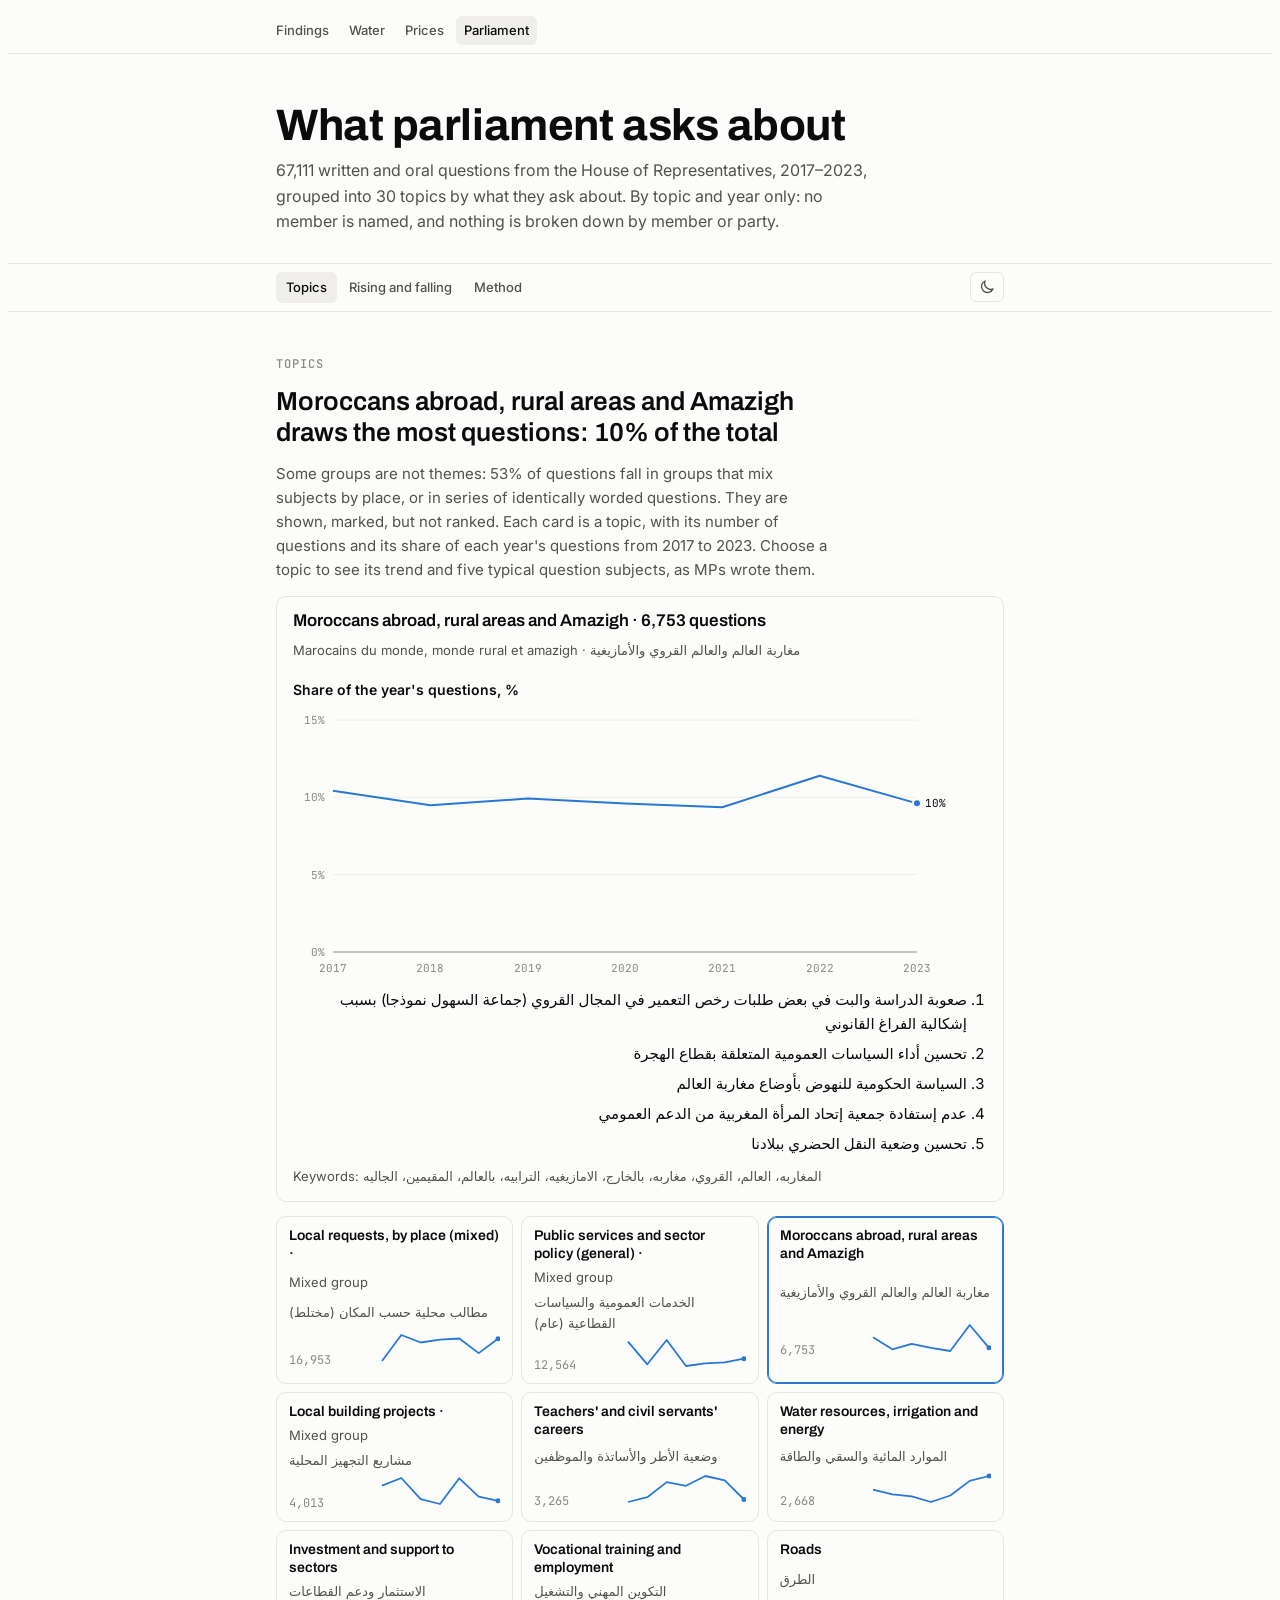
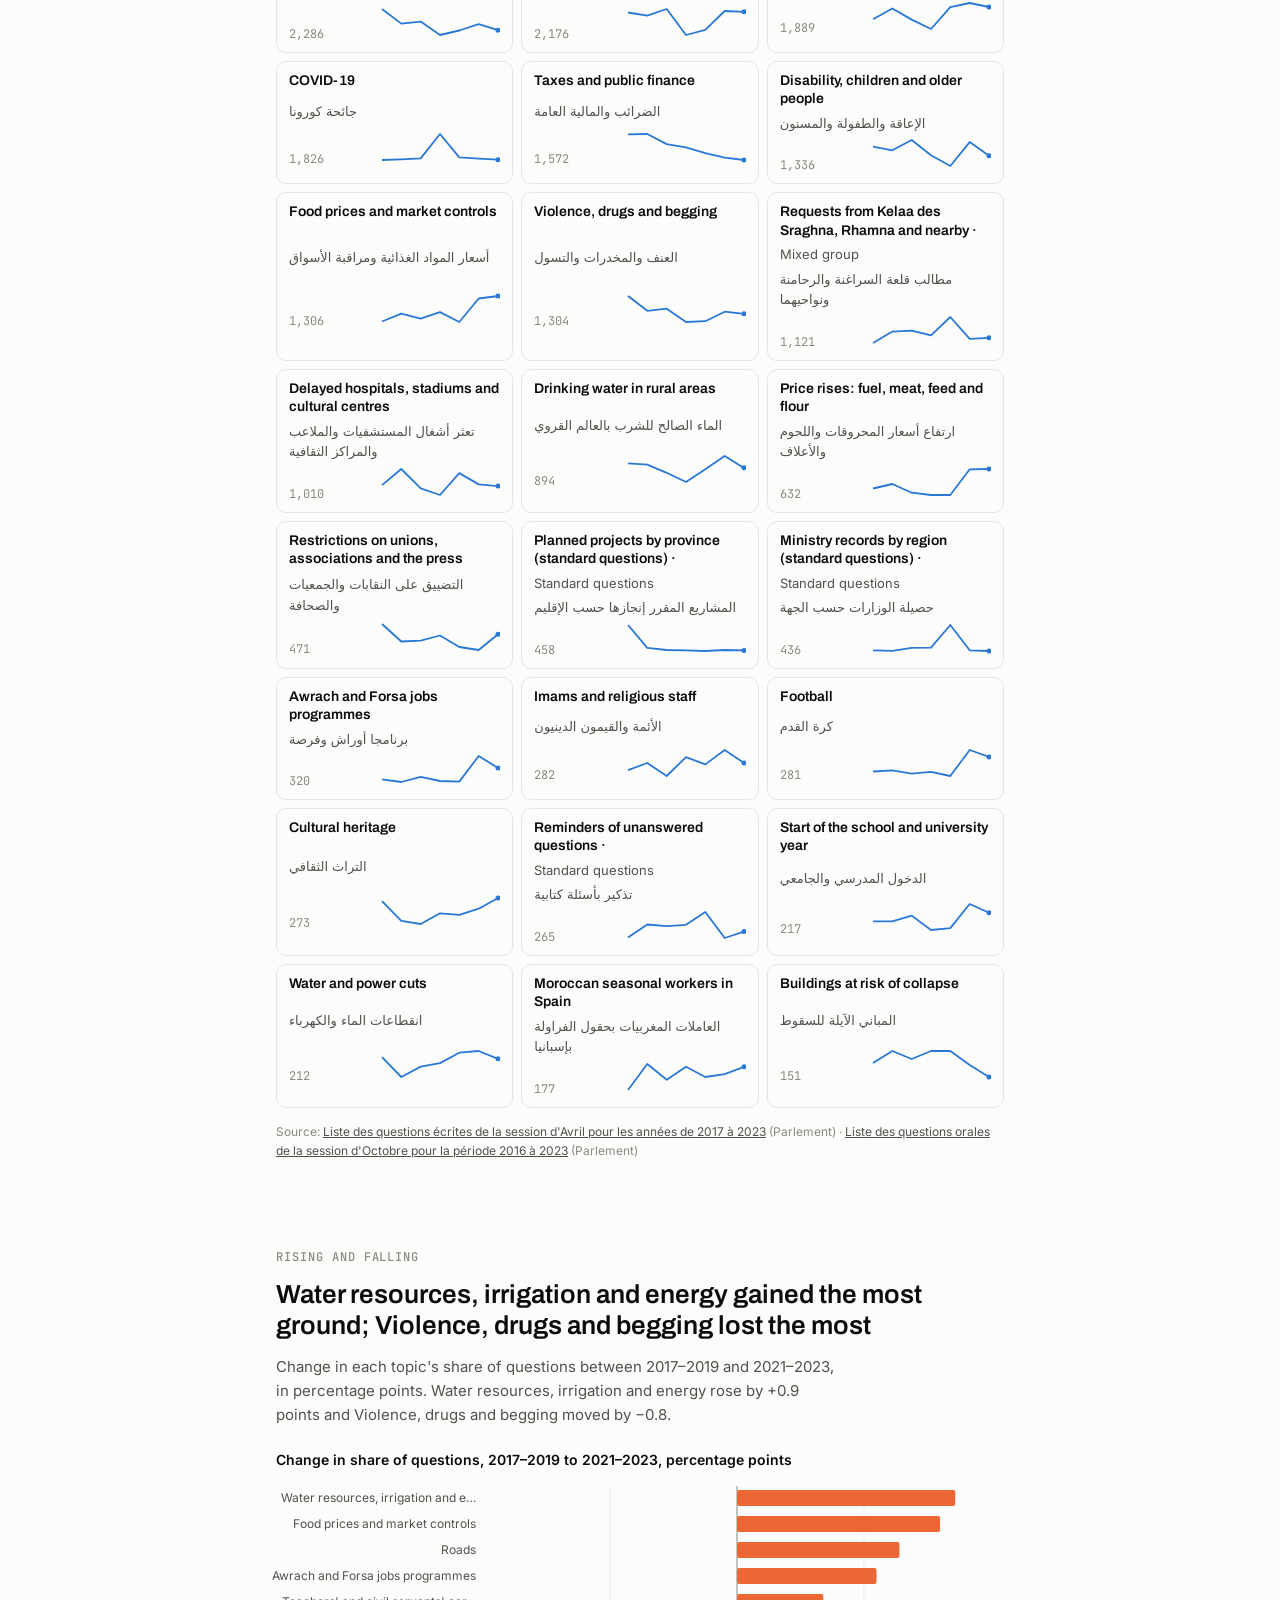
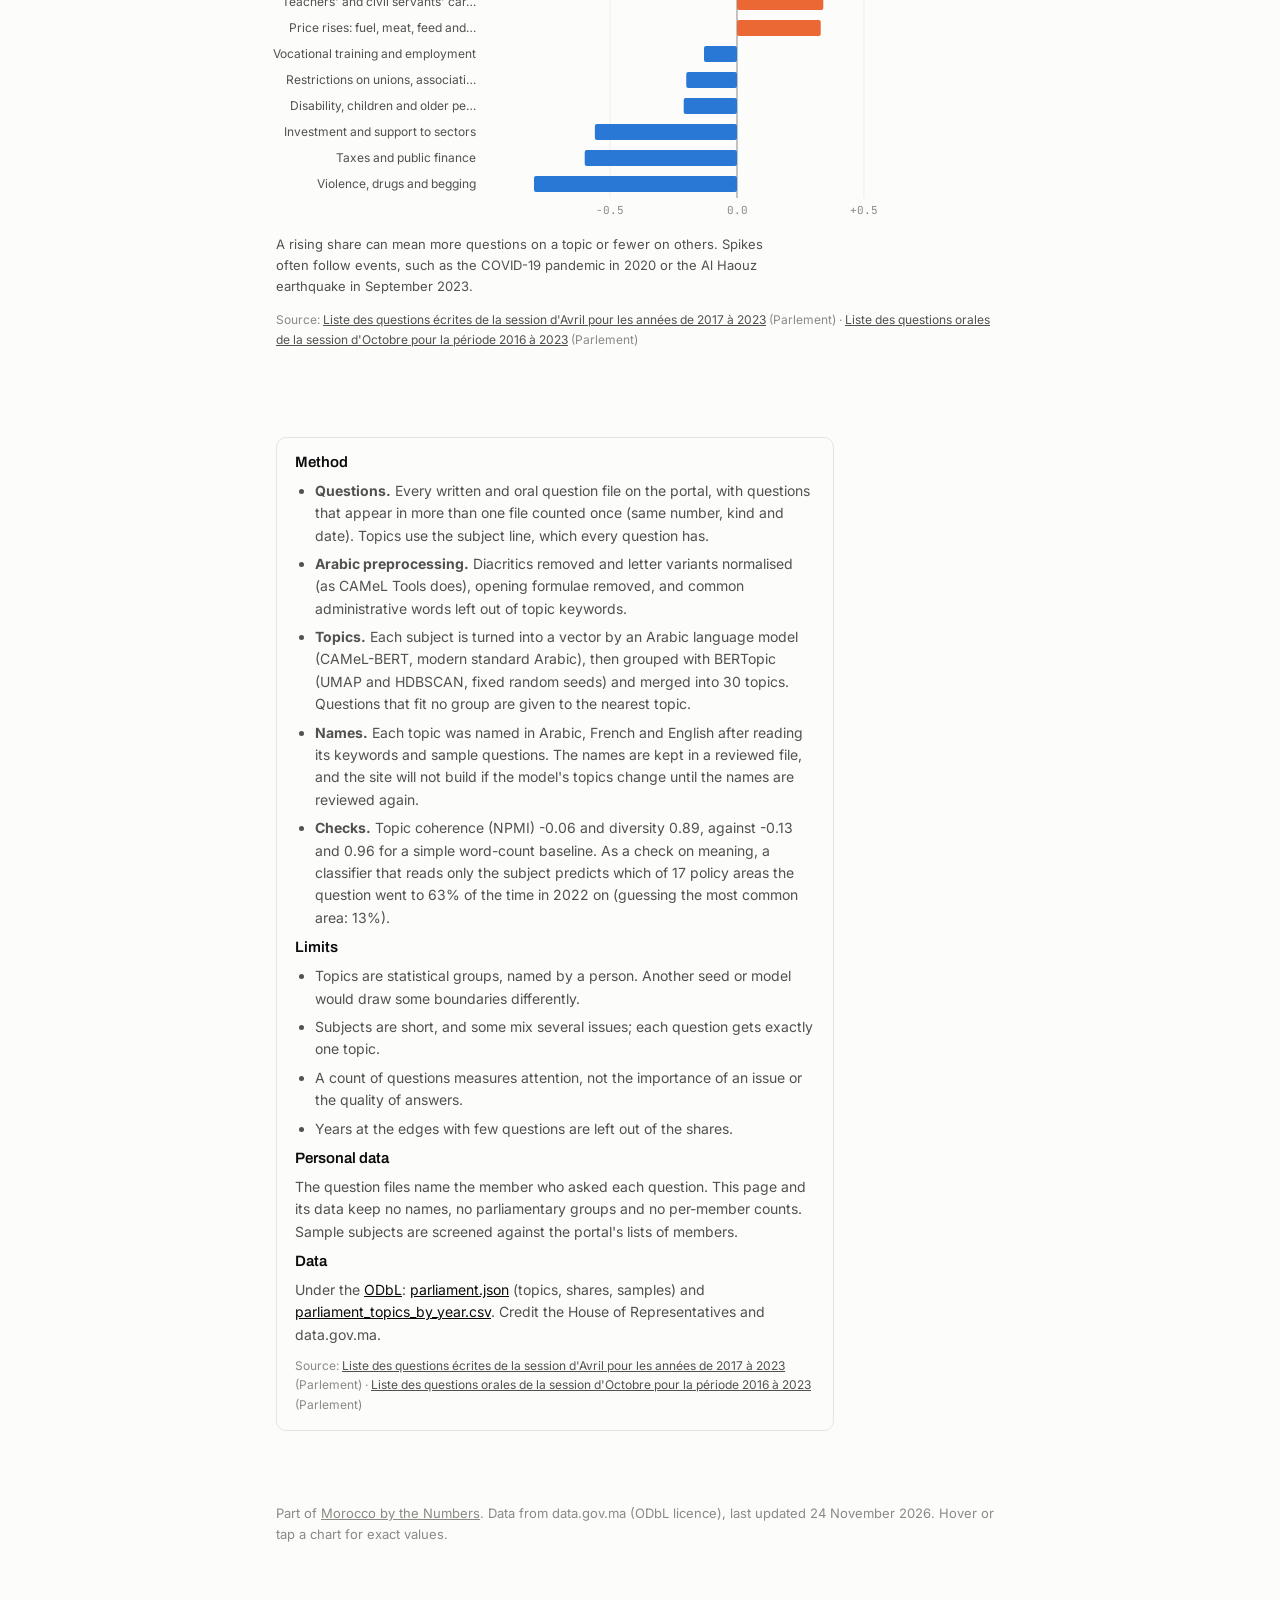
<file: parliament.html>
<!doctype html>
<html lang="en">
<meta charset="utf-8">
<meta name="viewport" content="width=device-width,initial-scale=1,viewport-fit=cover">
<title>Parliament · Morocco by the Numbers</title>
<meta name="description" content="What members of the House of Representatives ask the government about, by topic and year, from 67,111 written and oral questions.">
<link rel="stylesheet" href="https://fonts.googleapis.com/css2?family=Archivo:wght@500;600;700&family=Inter:wght@400;500;600&family=JetBrains+Mono:wght@400;500&display=swap">
<link rel="stylesheet" href="site/assets/site.css">

<nav class="site" aria-label="Pages"><div class="wrap"><a href="index.html">Findings</a><a href="water.html">Water</a><a href="prices.html">Prices</a><a href="parliament.html" aria-current="page">Parliament</a></div></nav>
<header class="intro"><div class="wrap">
  <h1>What parliament asks about</h1>
  <p class="sub">67,111 written and oral questions from the House of Representatives, 2017–2023, grouped into 30 topics by what they ask about. By topic and year only: no member is named, and nothing is broken down by member or party.</p>
</div></header>

<nav class="chapters" aria-label="Sections"><div class="wrap">
  <a href="#explorer">Topics</a><a href="#change">Rising and falling</a><a href="#method">Method</a>
  <button type="button" id="theme-toggle" class="theme-toggle" aria-label="Switch to dark mode" title="Switch to dark mode">
    <svg class="i-moon" viewBox="0 0 24 24" width="18" height="18" aria-hidden="true"><path d="M20 14.5A8 8 0 0 1 9.5 4a8 8 0 1 0 10.5 10.5Z" fill="none" stroke="currentColor" stroke-width="1.8" stroke-linejoin="round"/></svg>
    <svg class="i-sun" viewBox="0 0 24 24" width="18" height="18" aria-hidden="true"><circle cx="12" cy="12" r="4" fill="none" stroke="currentColor" stroke-width="1.8"/><path d="M12 2.5v2.2M12 19.3v2.2M2.5 12h2.2M19.3 12h2.2M5.3 5.3l1.6 1.6M17.1 17.1l1.6 1.6M5.3 18.7l1.6-1.6M17.1 6.9l1.6-1.6" stroke="currentColor" stroke-width="1.8" stroke-linecap="round"/></svg>
  </button>
</div></nav>

<main><div class="wrap">

<div class="group" id="explorer">
<section class="ch">
  <span class="topic">Topics</span>
  <h2>Moroccans abroad, rural areas and Amazigh draws the most questions: 10% of the total</h2>
  <p>Some groups are not themes: 53% of questions fall in groups that mix subjects by place, or in series of identically worded questions. They are shown, marked, but not ranked. Each card is a topic, with its number of questions and its share of each year's questions from 2017 to 2023. Choose a topic to see its trend and five typical question subjects, as MPs wrote them.</p>
  <div class="detail" id="detail" aria-live="polite">
    <h3 id="d-title"></h3>
    <div class="names" id="d-names"></div>
    <div class="chart-title">Share of the year's questions, %</div>
    <div class="chart" id="c-topic"></div>
    <ol class="examples" id="d-examples" dir="rtl" lang="ar"></ol>
    <div class="words" id="d-words"></div>
  </div>
  <div class="cards" id="cards"></div>
  <span class="source" data-src="parliament,oral"></span>
</section>
</div>

<div class="group" id="change">
<section class="ch">
  <span class="topic">Rising and falling</span>
  <h2>Water resources, irrigation and energy gained the most ground; Violence, drugs and begging lost the most</h2>
  <p>Change in each topic's share of questions between 2017–2019 and 2021–2023, in percentage points. Water resources, irrigation and energy rose by +0.9 points and Violence, drugs and begging moved by −0.8.</p>
  <div class="chart-title">Change in share of questions, 2017–2019 to 2021–2023, percentage points</div>
  <div class="chart" id="c-change"></div>
  <p class="note">A rising share can mean more questions on a topic or fewer on others. Spikes often follow events, such as the COVID-19 pandemic in 2020 or the Al Haouz earthquake in September 2023.</p>
  <span class="source" data-src="parliament,oral"></span>
</section>
</div>

<div class="group" id="method">
<section class="ch">
  <div class="method">
    <h3>Method</h3>
    <ul>
      <li><b>Questions.</b> Every written and oral question file on the portal, with questions that appear in more than one file counted once (same number, kind and date). Topics use the subject line, which every question has.</li>
      <li><b>Arabic preprocessing.</b> Diacritics removed and letter variants normalised (as CAMeL Tools does), opening formulae removed, and common administrative words left out of topic keywords.</li>
      <li><b>Topics.</b> Each subject is turned into a vector by an Arabic language model (CAMeL-BERT, modern standard Arabic), then grouped with BERTopic (UMAP and HDBSCAN, fixed random seeds) and merged into 30 topics. Questions that fit no group are given to the nearest topic.</li>
      <li><b>Names.</b> Each topic was named in Arabic, French and English after reading its keywords and sample questions. The names are kept in a reviewed file, and the site will not build if the model's topics change until the names are reviewed again.</li>
      <li><b>Checks.</b> Topic coherence (NPMI) -0.06 and diversity 0.89, against -0.13 and 0.96 for a simple word-count baseline. As a check on meaning, a classifier that reads only the subject predicts which of 17 policy areas the question went to 63% of the time in 2022 on (guessing the most common area: 13%).</li>
    </ul>
    <h3>Limits</h3>
    <ul>
      <li>Topics are statistical groups, named by a person. Another seed or model would draw some boundaries differently.</li>
      <li>Subjects are short, and some mix several issues; each question gets exactly one topic.</li>
      <li>A count of questions measures attention, not the importance of an issue or the quality of answers.</li>
      <li>Years at the edges with few questions are left out of the shares.</li>
    </ul>
    <h3>Personal data</h3>
    <p>The question files name the member who asked each question. This page and its data keep no names, no parliamentary groups and no per-member counts. Sample subjects are screened against the portal's lists of members.</p>
    <h3>Data</h3>
    <p class="downloads">Under the <a href="https://opendatacommons.org/licenses/odbl/1-0/" target="_blank" rel="noopener">ODbL</a>: <a href="data/parliament.json">parliament.json</a> (topics, shares, samples) and <a href="data/parliament_topics_by_year.csv">parliament_topics_by_year.csv</a>. Credit the House of Representatives and data.gov.ma.</p>
    <span class="source" data-src="parliament,oral"></span>
  </div>
</section>
</div>

</div></main>
<footer><div class="wrap">Part of <a href="index.html" style="color:inherit">Morocco by the Numbers</a>. Data from data.gov.ma (ODbL licence), last updated <span class="updated"></span>. Hover or tap a chart for exact values.</div></footer>
<div id="tip" hidden></div>

<script src="site/assets/charts.js"></script>
<script>
let DATA, current;
function pick(id) {
  current = id;
  const t = DATA.topics.find(x => x.id === id);
  document.querySelectorAll(".card").forEach(c => c.setAttribute("aria-pressed", String(+c.dataset.id === id)));
  document.getElementById("d-title").textContent = `${t.en} · ${fmt(t.size)} questions`;
  document.getElementById("d-names").textContent = `${t.fr} · ${t.ar}` + (t.note ? ` — ${t.note}` : "");
  document.getElementById("d-examples").innerHTML = t.examples.map(e => `<li>${e.replace(/[<>&]/g, c => ({ "<": "&lt;", ">": "&gt;", "&": "&amp;" })[c])}</li>`).join("");
  document.getElementById("d-words").textContent = "Keywords: " + t.words.join("، ");
  renderTopic();
}
function renderTopic() {
  const t = DATA.topics.find(x => x.id === current);
  lineChart("c-topic", { series: [{ name: t.en, color: css("--s1"), data: DATA.years.map((y, j) => [y, t.share[j]]) }], yFmt: (v, e) => fmt(v, e ? 1 : 0) + "%", xFmt: x => String(x), xTicks: DATA.years, yMin: 0, endLabels: true });
}
function renderAll() {
  if (!DATA) return;
  const c = css("--s1");
  document.querySelectorAll(".card .spark").forEach(s => sparkline(s, DATA.topics.find(t => t.id === +s.dataset.id).share, c));
  renderTopic();
  const ranked = DATA.topics.filter(t => t.kind === "theme").sort((a, b) => b.change - a.change);
  const rows = [...ranked.slice(0, 6), ...ranked.slice(-6)];
  divBars("c-change", rows.map(t => [t.en, t.change, [{ n: "Questions", v: fmt(t.size) }]]), { name: "Points", fmt: v => (v > 0 ? "+" : v < 0 ? "−" : "") + fmt(Math.abs(v), 1) });
}
loadData("data/parliament.json").then(d => {
  DATA = d;
  renderSources(DATA);
  renderUpdated(DATA.updated);
  const cards = document.getElementById("cards");
  cards.innerHTML = DATA.topics.map(t => `<button type="button" class="card" data-id="${t.id}" aria-pressed="false"><span class="t">${t.en}${t.kind !== "theme" ? " ·" : ""}</span>${t.kind !== "theme" ? `<span class="ar">${t.kind === "mixed" ? "Mixed group" : "Standard questions"}</span>` : ""}<span class="ar" lang="ar" dir="rtl">${t.ar}</span><span class="m"><span>${fmt(t.size)}</span><span class="spark" data-id="${t.id}"></span></span></button>`).join("");
  cards.querySelectorAll(".card").forEach(b => b.addEventListener("click", () => { pick(+b.dataset.id); document.getElementById("detail").scrollIntoView({ block: "nearest", behavior: "smooth" }); }));
  current = (DATA.topics.find(t => t.kind === "theme") || DATA.topics[0]).id;
  pick(current);
  onRedraw(renderAll);
});
initThemeSwitch();
highlightChapters();
</script>
</file>
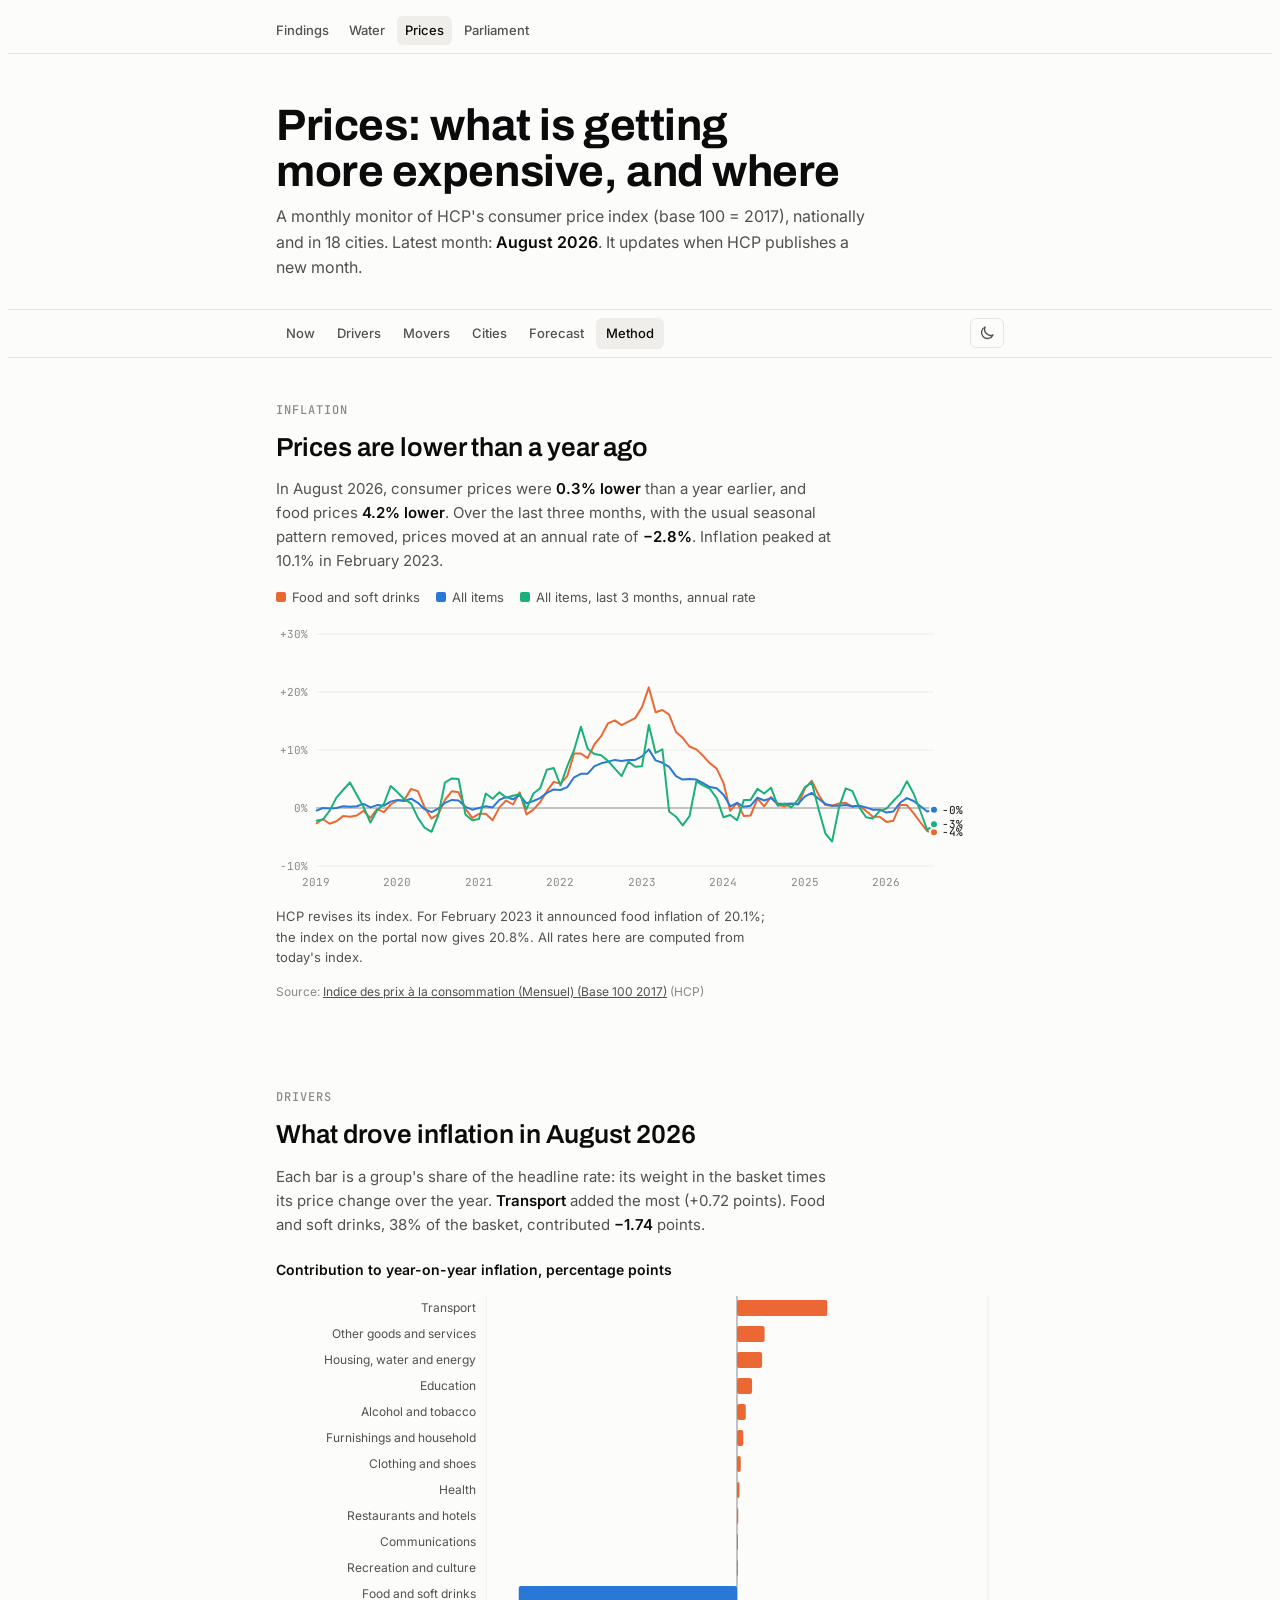
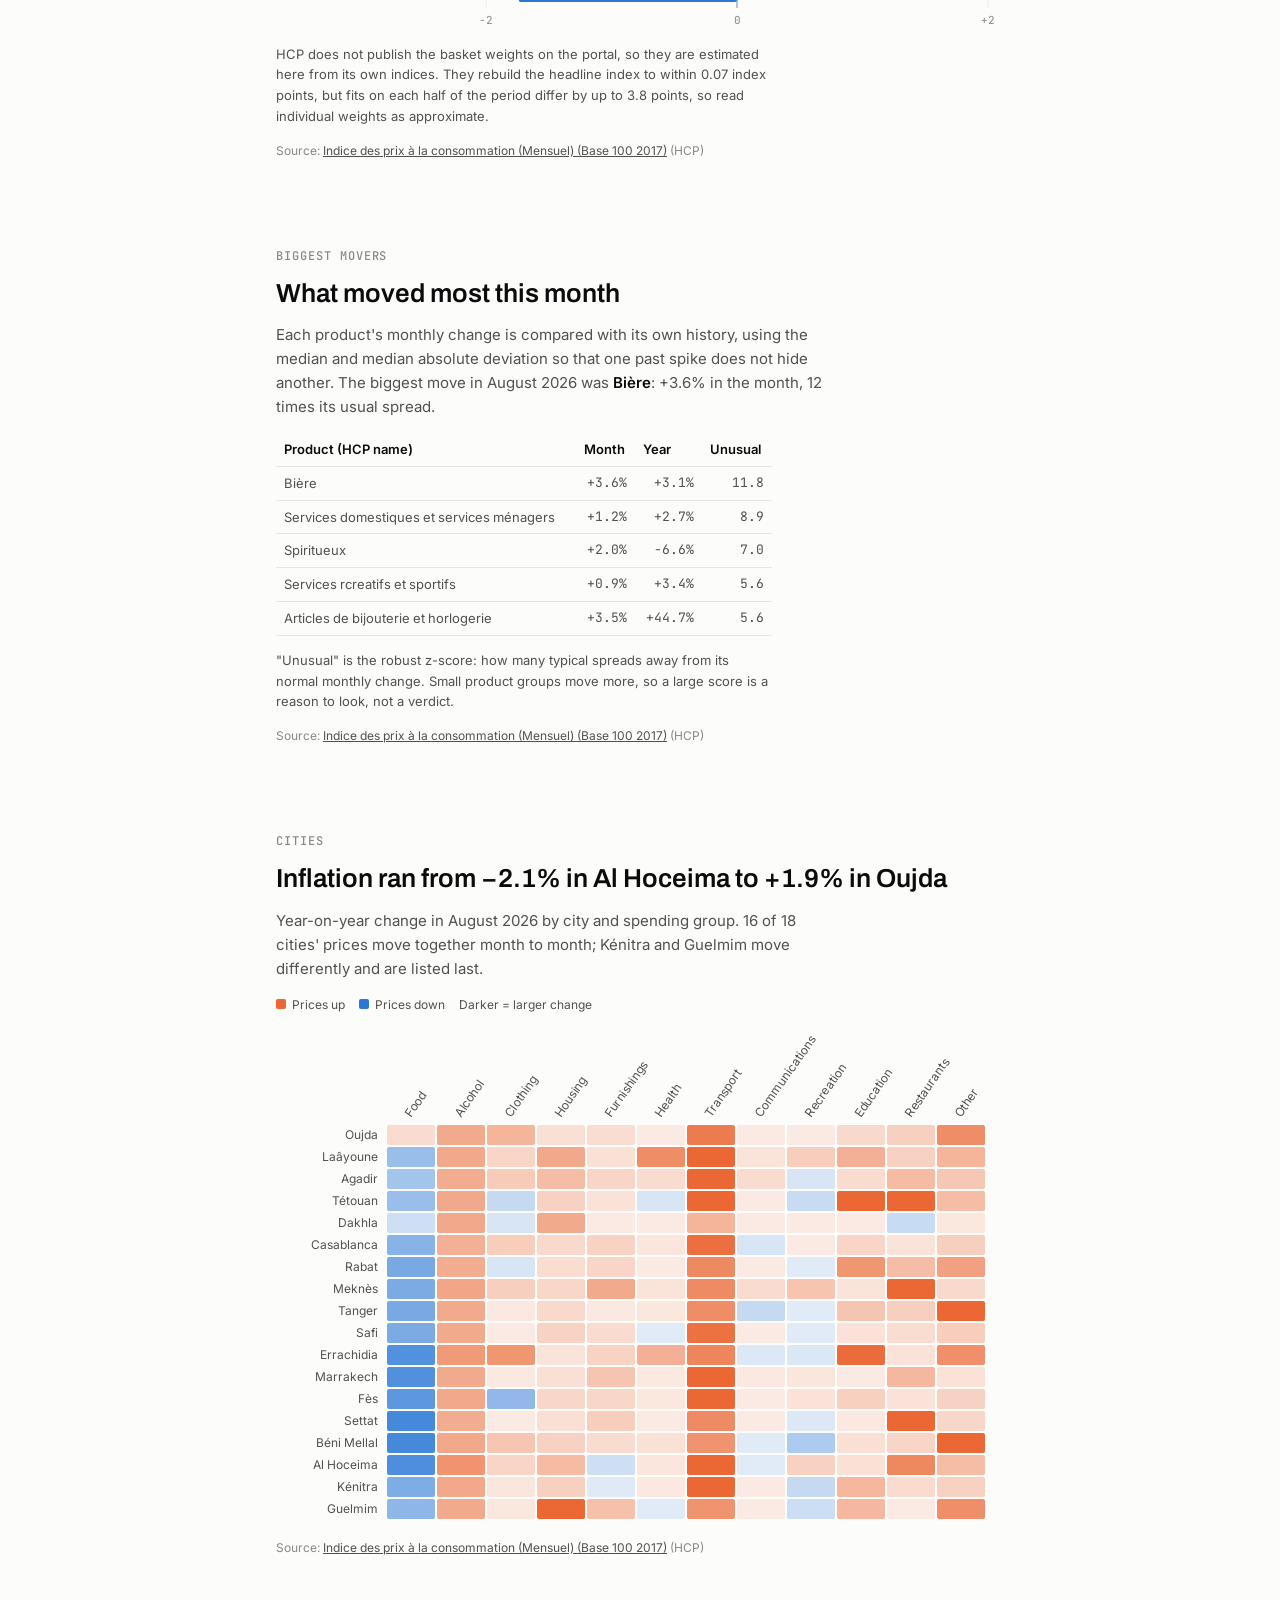
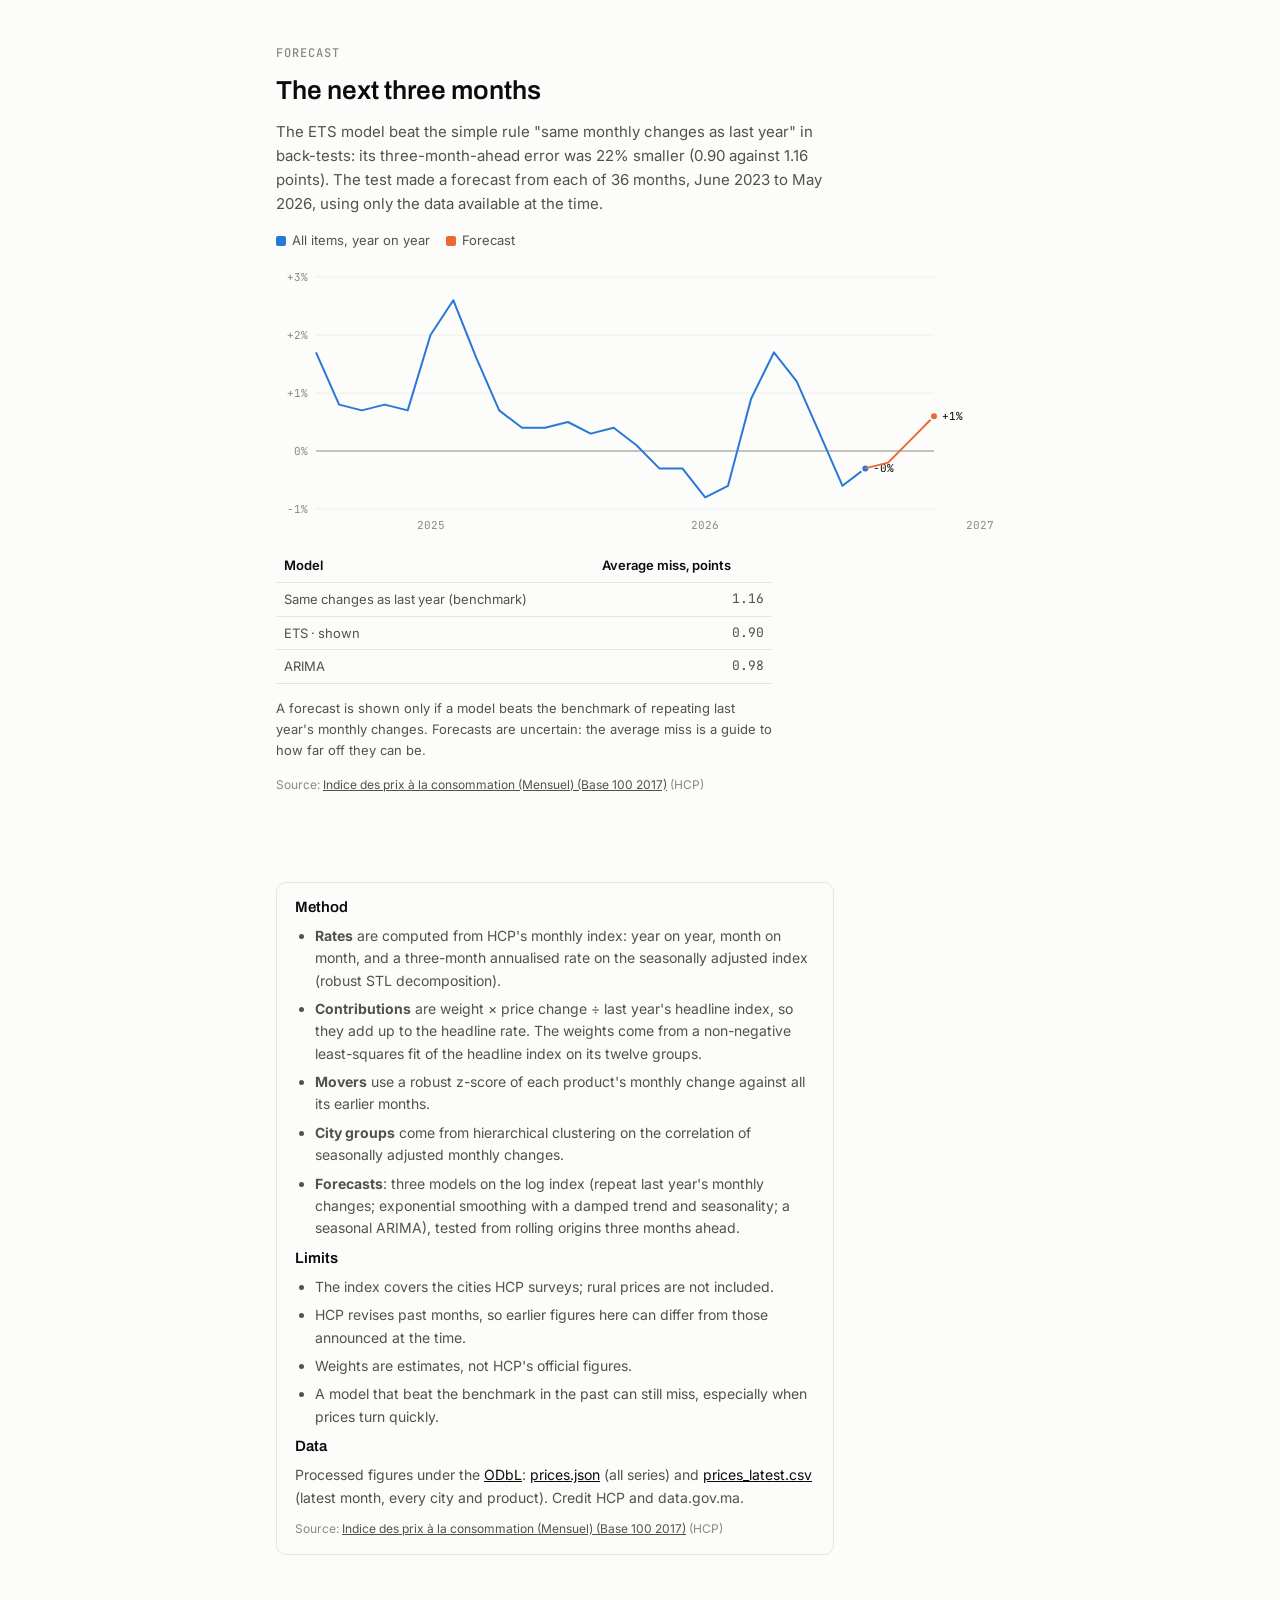
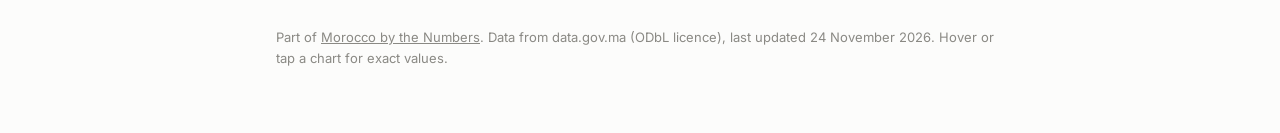
<file: prices.html>
<!doctype html>
<html lang="en">
<meta charset="utf-8">
<meta name="viewport" content="width=device-width,initial-scale=1,viewport-fit=cover">
<title>Prices · Morocco by the Numbers</title>
<meta name="description" content="A monthly price monitor from HCP's consumer price index: what is getting more expensive, where, and whether it is speeding up.">
<link rel="stylesheet" href="https://fonts.googleapis.com/css2?family=Archivo:wght@500;600;700&family=Inter:wght@400;500;600&family=JetBrains+Mono:wght@400;500&display=swap">
<link rel="stylesheet" href="site/assets/site.css">

<nav class="site" aria-label="Pages"><div class="wrap"><a href="index.html">Findings</a><a href="water.html">Water</a><a href="prices.html" aria-current="page">Prices</a><a href="parliament.html">Parliament</a></div></nav>
<header class="intro"><div class="wrap">
  <h1>Prices: what is getting more expensive, and where</h1>
  <p class="sub">A monthly monitor of HCP's consumer price index (base 100 = 2017), nationally and in 18 cities. Latest month: <b>August 2026</b>. It updates when HCP publishes a new month.</p>
</div></header>

<nav class="chapters" aria-label="Sections"><div class="wrap">
  <a href="#now">Now</a><a href="#drivers">Drivers</a><a href="#movers">Movers</a><a href="#cities">Cities</a><a href="#forecast">Forecast</a><a href="#method">Method</a>
  <button type="button" id="theme-toggle" class="theme-toggle" aria-label="Switch to dark mode" title="Switch to dark mode">
    <svg class="i-moon" viewBox="0 0 24 24" width="18" height="18" aria-hidden="true"><path d="M20 14.5A8 8 0 0 1 9.5 4a8 8 0 1 0 10.5 10.5Z" fill="none" stroke="currentColor" stroke-width="1.8" stroke-linejoin="round"/></svg>
    <svg class="i-sun" viewBox="0 0 24 24" width="18" height="18" aria-hidden="true"><circle cx="12" cy="12" r="4" fill="none" stroke="currentColor" stroke-width="1.8"/><path d="M12 2.5v2.2M12 19.3v2.2M2.5 12h2.2M19.3 12h2.2M5.3 5.3l1.6 1.6M17.1 17.1l1.6 1.6M5.3 18.7l1.6-1.6M17.1 6.9l1.6-1.6" stroke="currentColor" stroke-width="1.8" stroke-linecap="round"/></svg>
  </button>
</div></nav>

<main><div class="wrap">

<div class="group" id="now">
<section class="ch">
  <span class="topic">Inflation</span>
  <h2>Prices are lower than a year ago</h2>
  <p>In August 2026, consumer prices were <b>0.3% lower</b> than a year earlier, and food prices <b>4.2% lower</b>. Over the last three months, with the usual seasonal pattern removed, prices moved at an annual rate of <b>−2.8%</b>. Inflation peaked at 10.1% in February 2023.</p>
  <div class="legend"><span><i style="background:var(--s2)"></i>Food and soft drinks</span><span><i style="background:var(--s1)"></i>All items</span><span><i style="background:var(--s3)"></i>All items, last 3 months, annual rate</span></div>
  <div class="chart" id="c-headline"></div>
  <p class="note">HCP revises its index. For February 2023 it announced food inflation of 20.1%; the index on the portal now gives 20.8%. All rates here are computed from today's index.</p>
  <span class="source" data-src="cpi"></span>
</section>
</div>

<div class="group" id="drivers">
<section class="ch">
  <span class="topic">Drivers</span>
  <h2>What drove inflation in August 2026</h2>
  <p>Each bar is a group's share of the headline rate: its weight in the basket times its price change over the year. <b>Transport</b> added the most (+0.72 points). Food and soft drinks, 38% of the basket, contributed <b>−1.74</b> points.</p>
  <div class="chart-title">Contribution to year-on-year inflation, percentage points</div>
  <div class="chart" id="c-contrib"></div>
  <p class="note">HCP does not publish the basket weights on the portal, so they are estimated here from its own indices. They rebuild the headline index to within 0.07 index points, but fits on each half of the period differ by up to 3.8 points, so read individual weights as approximate.</p>
  <span class="source" data-src="cpi"></span>
</section>
</div>

<div class="group" id="movers">
<section class="ch">
  <span class="topic">Biggest movers</span>
  <h2>What moved most this month</h2>
  <p>Each product's monthly change is compared with its own history, using the median and median absolute deviation so that one past spike does not hide another. The biggest move in August 2026 was <b>Bière</b>: +3.6% in the month, 12 times its usual spread.</p>
  <table class="mini" id="t-movers"><thead><tr><th>Product (HCP name)</th><th class="n">Month</th><th class="n">Year</th><th class="n">Unusual</th></tr></thead><tbody></tbody></table>
  <p class="note">"Unusual" is the robust z-score: how many typical spreads away from its normal monthly change. Small product groups move more, so a large score is a reason to look, not a verdict.</p>
  <span class="source" data-src="cpi"></span>
</section>
</div>

<div class="group" id="cities">
<section class="ch">
  <span class="topic">Cities</span>
  <h2>Inflation ran from −2.1% in Al Hoceima to +1.9% in Oujda</h2>
  <p>Year-on-year change in August 2026 by city and spending group. 16 of 18 cities' prices move together month to month; Kénitra and Guelmim move differently and are listed last.</p>
  <div class="swatches"><span><i style="background:var(--s2)"></i>Prices up</span><span><i style="background:var(--s1)"></i>Prices down</span><span>Darker = larger change</span></div>
  <div class="chart" id="c-heat"></div>
  <span class="source" data-src="cpi"></span>
</section>
</div>

<div class="group" id="forecast">
<section class="ch">
  <span class="topic">Forecast</span>
  <h2>The next three months</h2>
  <p>The ETS model beat the simple rule "same monthly changes as last year" in back-tests: its three-month-ahead error was 22% smaller (0.90 against 1.16 points). The test made a forecast from each of 36 months, June 2023 to May 2026, using only the data available at the time.</p>
  <div class="legend" id="fc-legend"><span><i style="background:var(--s1)"></i>All items, year on year</span><span><i style="background:var(--s2)"></i>Forecast</span></div>
  <div class="chart" id="c-forecast"></div>
  <table class="mini" id="t-mae"><thead><tr><th>Model</th><th class="n">Average miss, points</th></tr></thead><tbody></tbody></table>
  <p class="note">A forecast is shown only if a model beats the benchmark of repeating last year's monthly changes. Forecasts are uncertain: the average miss is a guide to how far off they can be.</p>
  <span class="source" data-src="cpi"></span>
</section>
</div>

<div class="group" id="method">
<section class="ch">
  <div class="method">
    <h3>Method</h3>
    <ul>
      <li><b>Rates</b> are computed from HCP's monthly index: year on year, month on month, and a three-month annualised rate on the seasonally adjusted index (robust STL decomposition).</li>
      <li><b>Contributions</b> are weight × price change ÷ last year's headline index, so they add up to the headline rate. The weights come from a non-negative least-squares fit of the headline index on its twelve groups.</li>
      <li><b>Movers</b> use a robust z-score of each product's monthly change against all its earlier months.</li>
      <li><b>City groups</b> come from hierarchical clustering on the correlation of seasonally adjusted monthly changes.</li>
      <li><b>Forecasts</b>: three models on the log index (repeat last year's monthly changes; exponential smoothing with a damped trend and seasonality; a seasonal ARIMA), tested from rolling origins three months ahead.</li>
    </ul>
    <h3>Limits</h3>
    <ul>
      <li>The index covers the cities HCP surveys; rural prices are not included.</li>
      <li>HCP revises past months, so earlier figures here can differ from those announced at the time.</li>
      <li>Weights are estimates, not HCP's official figures.</li>
      <li>A model that beat the benchmark in the past can still miss, especially when prices turn quickly.</li>
    </ul>
    <h3>Data</h3>
    <p class="downloads">Processed figures under the <a href="https://opendatacommons.org/licenses/odbl/1-0/" target="_blank" rel="noopener">ODbL</a>: <a href="data/prices.json">prices.json</a> (all series) and <a href="data/prices_latest.csv">prices_latest.csv</a> (latest month, every city and product). Credit HCP and data.gov.ma.</p>
    <span class="source" data-src="cpi"></span>
  </div>
</section>
</div>

</div></main>
<footer><div class="wrap">Part of <a href="index.html" style="color:inherit">Morocco by the Numbers</a>. Data from data.gov.ma (ODbL licence), last updated <span class="updated"></span>. Hover or tap a chart for exact values.</div></footer>
<div id="tip" hidden></div>

<script src="site/assets/charts.js"></script>
<script>
let DATA;
const signed = (v, d = 1) => (v > 0 ? "+" : v < 0 ? "−" : "") + fmt(Math.abs(v), d);
function renderAll() {
  if (!DATA) return;
  const s1 = css("--s1"), s2 = css("--s2"), s3 = css("--s3");
  const since = 2019;
  lineChart("c-headline", { series: [{ name: "Food and soft drinks", color: s2, data: DATA.headline.filter(r => r[0] >= since).map(r => [r[0], r[2]]) }, { name: "All items", color: s1, data: DATA.headline.filter(r => r[0] >= since).map(r => [r[0], r[1]]) }, { name: "3 months, annual rate", color: s3, data: DATA.sa3m.filter(r => r[0] >= since) }], yFmt: (v, e) => signed(v, e ? 1 : 0) + "%", xFmt: mLabel, xTicks: range(2019, 2026, 1), endLabels: true });
  divBars("c-contrib", DATA.contributions.map(r => [r[1], r[2], [{ n: "Weight", v: fmt(DATA.weights.find(w => w[0] === r[0])[2], 1) + "%" }]]), { name: "Points", fmt: v => signed(v, 2) });
  heatmap("c-heat", { rows: DATA.heatmap.map(r => r[0]), cols: DATA.divisions.map(d => d[1].split(/[ ,]/)[0]), fullCols: DATA.divisions.map(d => d[1]), values: DATA.heatmap.map(r => r[3]), limit: 8, name: "Year on year", fmt: v => signed(v) + "%" });
  const recent = DATA.headline.filter(r => r[0] >= DATA.headline.at(-1)[0] - 2).map(r => [r[0], r[1]]);
  const series = [{ name: "All items", color: s1, data: recent }];
  if (DATA.forecast.model) { const last = recent.at(-1); series.push({ name: `Forecast (${DATA.forecast.model})`, color: s2, data: [last, ...DATA.forecast.path.map((v, j) => [+(last[0] + (j + 1) / 12).toFixed(3), v])] }); }
  else document.getElementById("fc-legend").lastElementChild.remove();
  lineChart("c-forecast", { series, yFmt: (v, e) => signed(v, e ? 1 : 0) + "%", xFmt: mLabel, xTicks: range(Math.ceil(recent[0][0]), Math.floor(recent.at(-1)[0]) + 1, 1), endLabels: true });
}
loadData("data/prices.json").then(d => {
  DATA = d;
  renderSources(DATA);
  renderUpdated(DATA.updated);
  document.querySelector("#t-movers tbody").innerHTML = DATA.movers.map(m => `<tr><td>${m[1]}</td><td class="n">${signed(m[2])}%</td><td class="n">${signed(m[3])}%</td><td class="n">${fmt(m[4], 1)}</td></tr>`).join("");
  document.querySelector("#t-mae tbody").innerHTML = Object.entries(DATA.forecast.mae).map(([k, v]) => `<tr><td>${k === "seasonal naive" ? "Same changes as last year (benchmark)" : k}${k === DATA.forecast.model ? " · shown" : ""}</td><td class="n">${fmt(v, 2)}</td></tr>`).join("");
  onRedraw(renderAll);
});
initThemeSwitch();
highlightChapters();
</script>
</file>
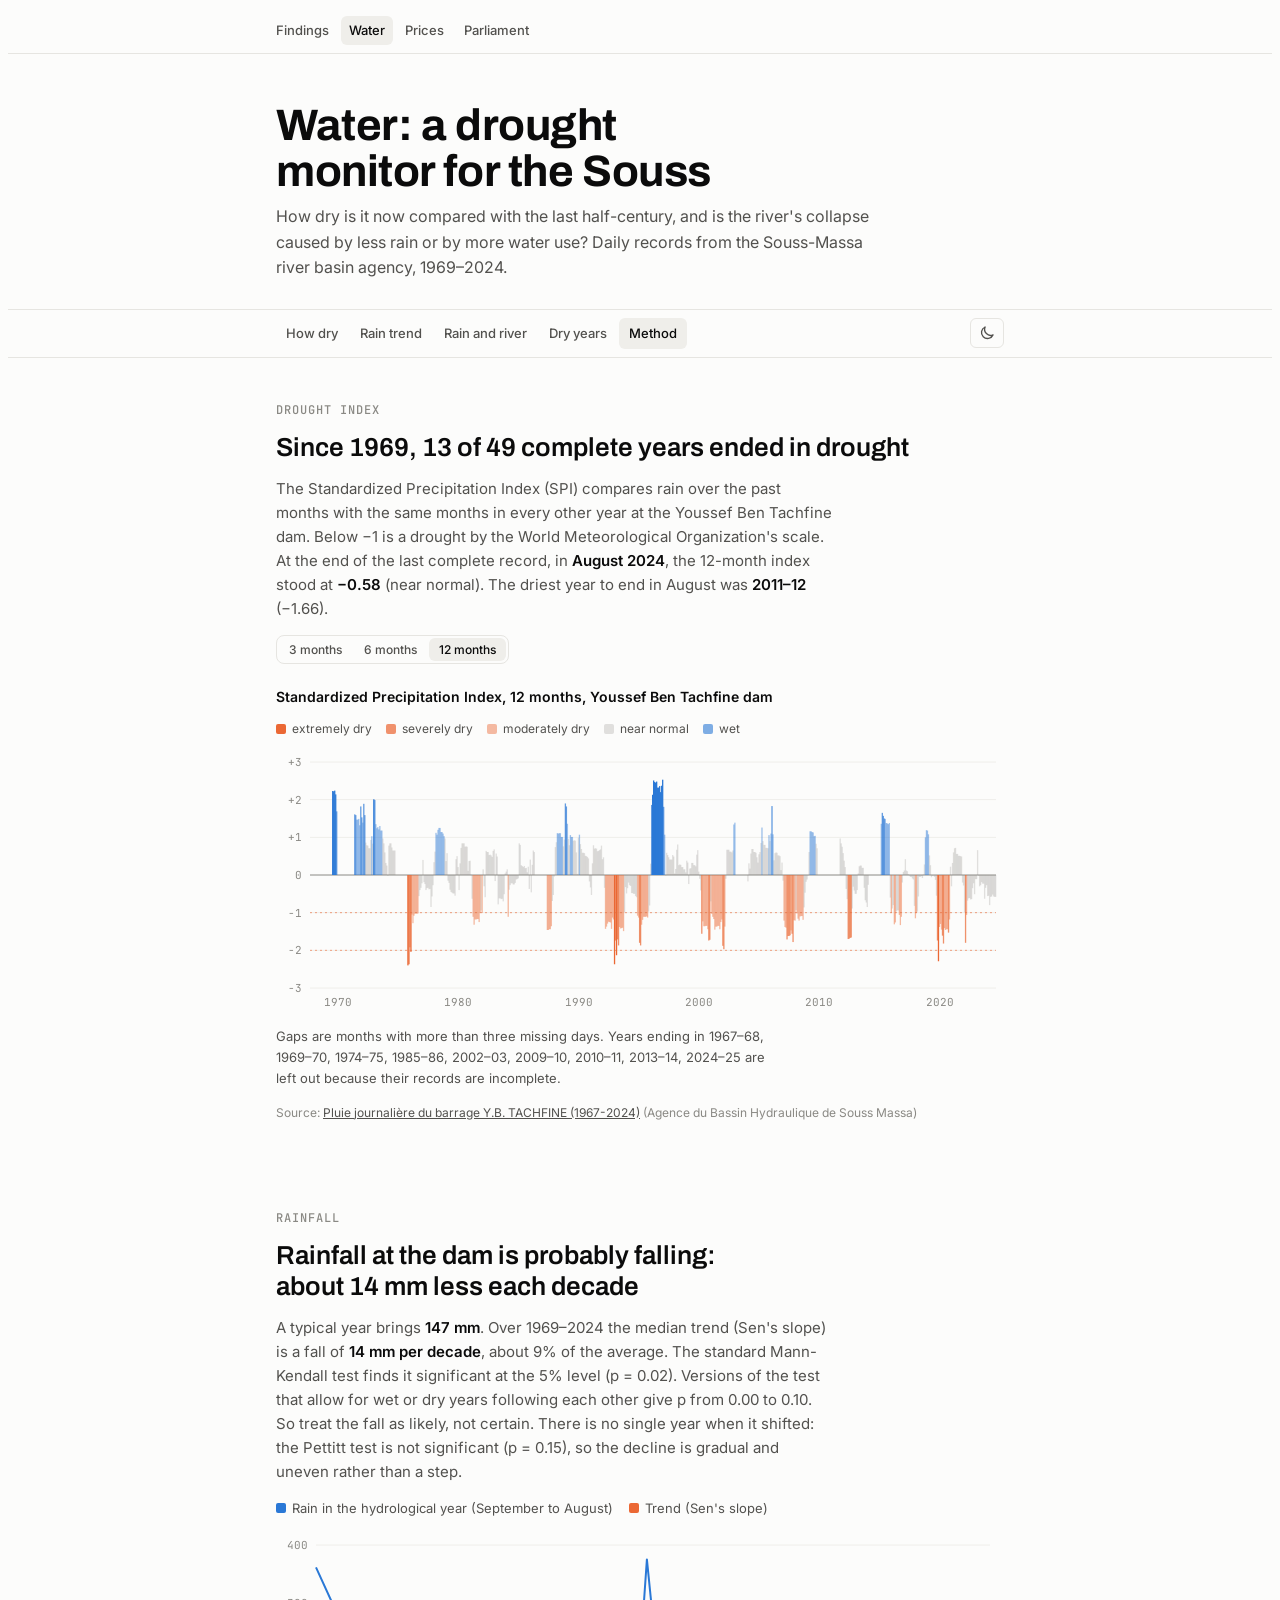
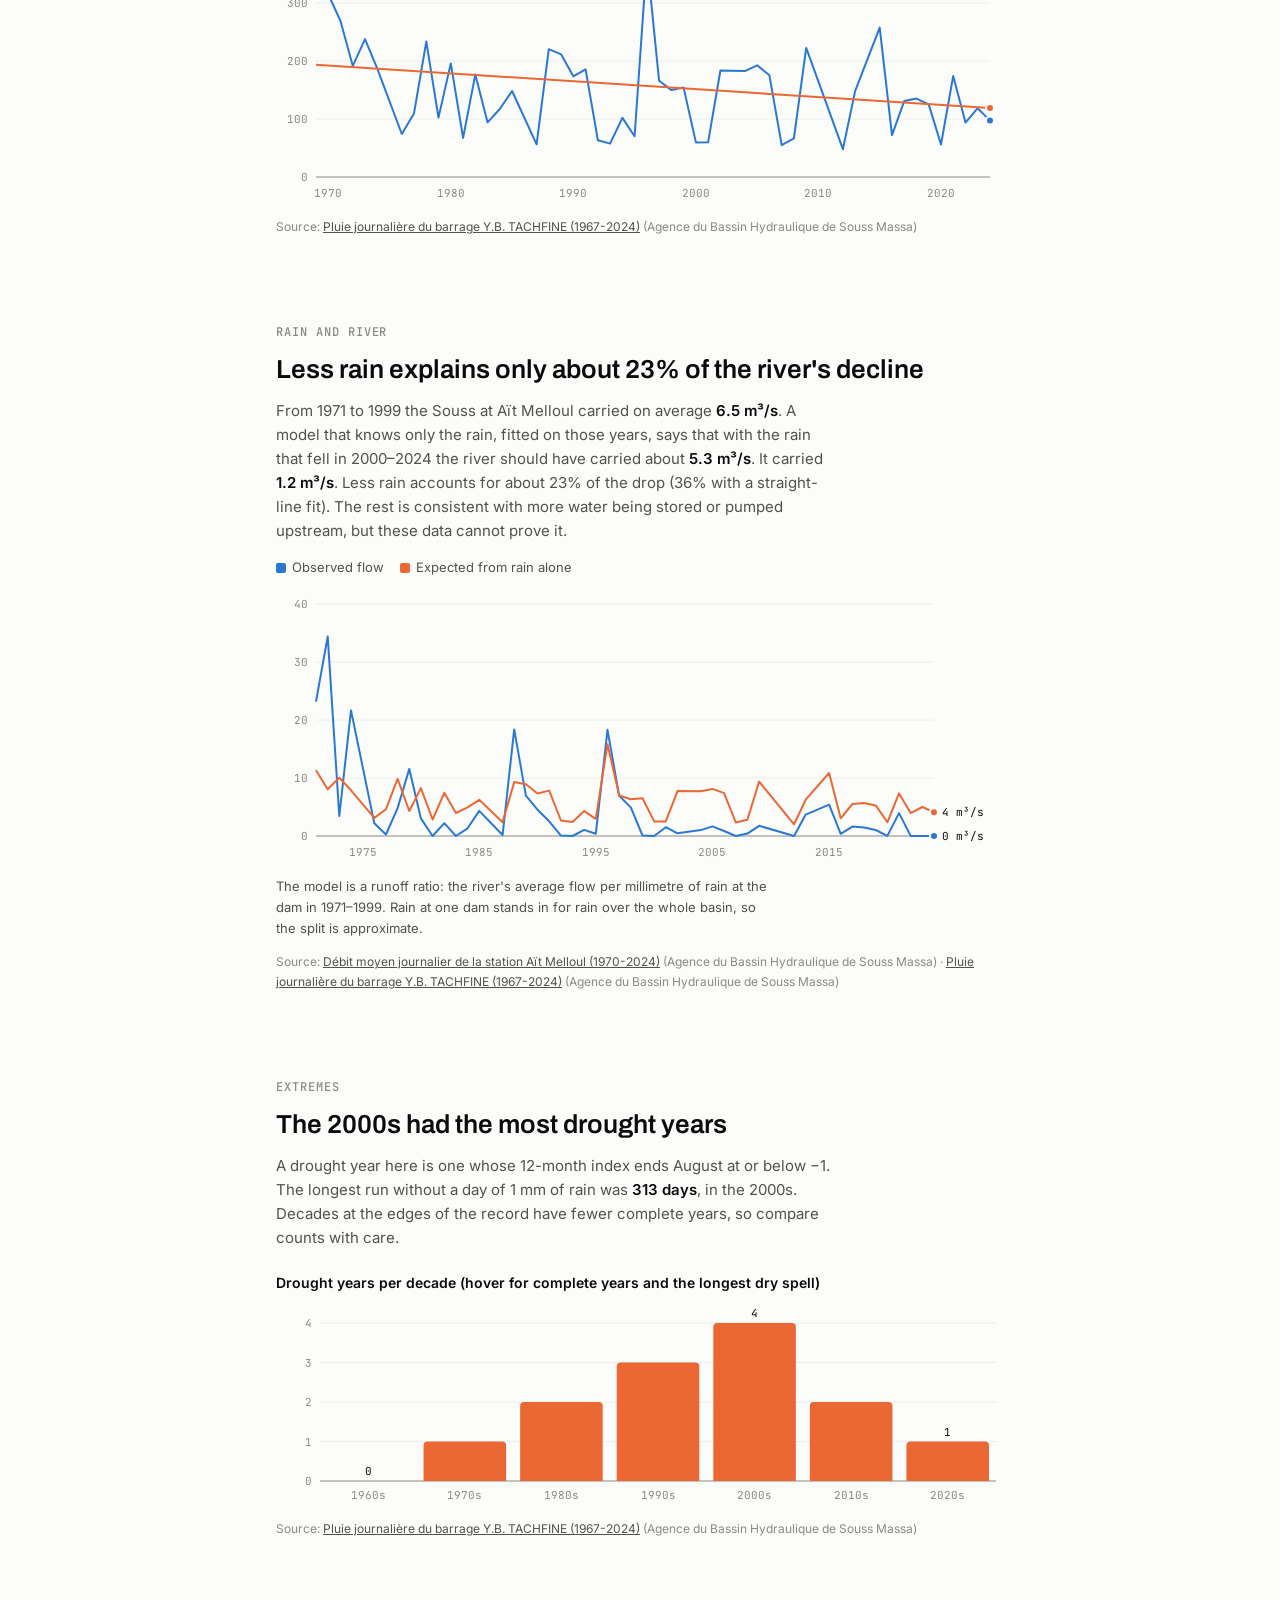
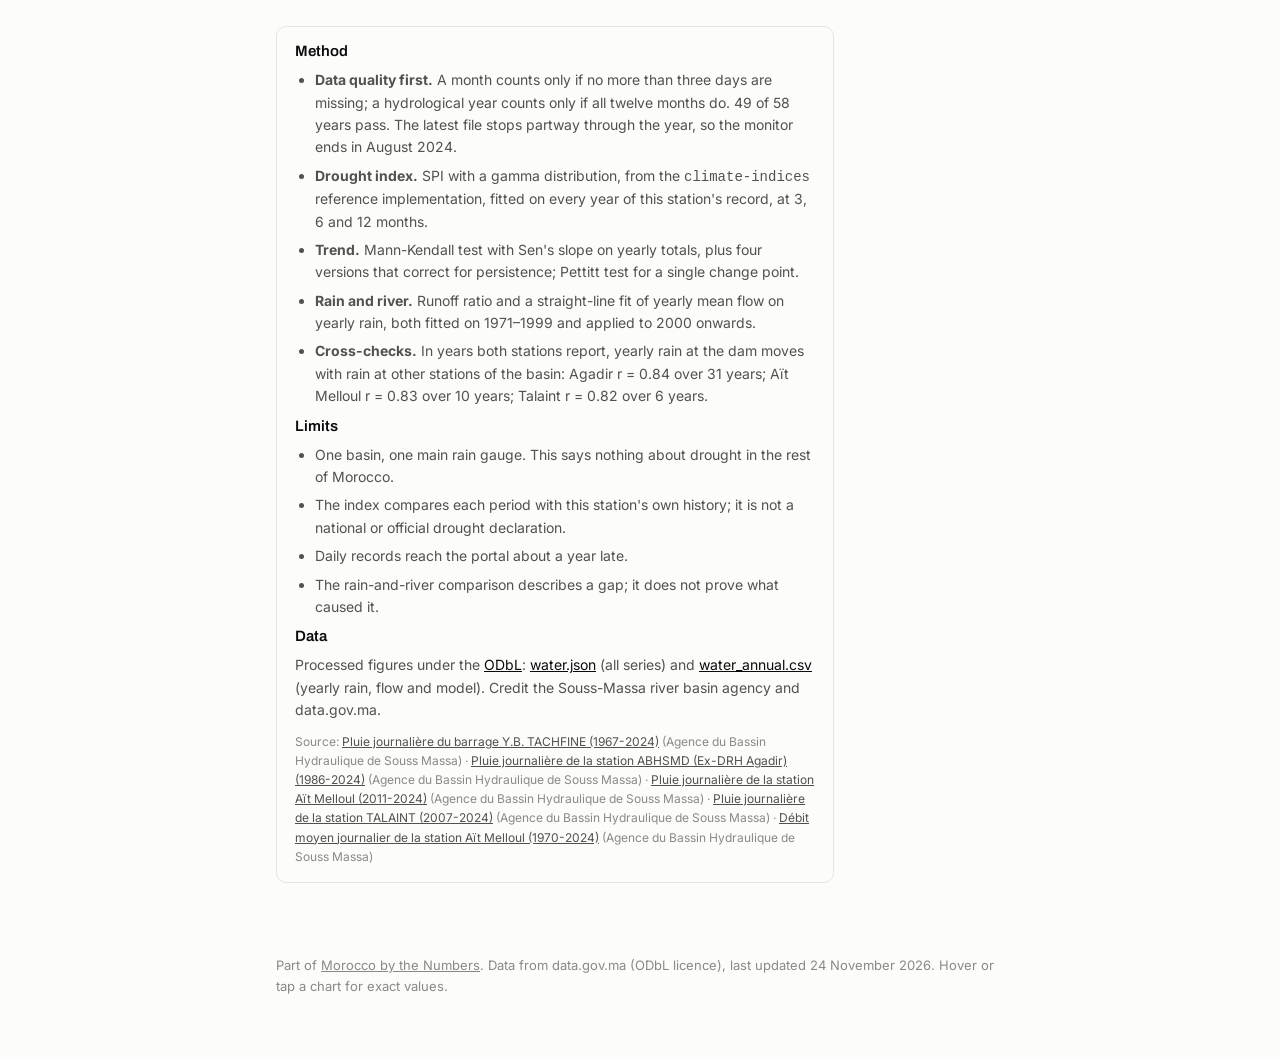
<file: water.html>
<!doctype html>
<html lang="en">
<meta charset="utf-8">
<meta name="viewport" content="width=device-width,initial-scale=1,viewport-fit=cover">
<title>Water · Morocco by the Numbers</title>
<meta name="description" content="A drought monitor for the Souss basin: how dry it is compared with the last 57 years, the rainfall trend, and how much of the river's collapse less rain explains.">
<link rel="stylesheet" href="https://fonts.googleapis.com/css2?family=Archivo:wght@500;600;700&family=Inter:wght@400;500;600&family=JetBrains+Mono:wght@400;500&display=swap">
<link rel="stylesheet" href="site/assets/site.css">

<nav class="site" aria-label="Pages"><div class="wrap"><a href="index.html">Findings</a><a href="water.html" aria-current="page">Water</a><a href="prices.html">Prices</a><a href="parliament.html">Parliament</a></div></nav>
<header class="intro"><div class="wrap">
  <h1>Water: a drought monitor for the Souss</h1>
  <p class="sub">How dry is it now compared with the last half-century, and is the river's collapse caused by less rain or by more water use? Daily records from the Souss-Massa river basin agency, 1969–2024.</p>
</div></header>

<nav class="chapters" aria-label="Sections"><div class="wrap">
  <a href="#now">How dry</a><a href="#trend">Rain trend</a><a href="#river">Rain and river</a><a href="#extremes">Dry years</a><a href="#method">Method</a>
  <button type="button" id="theme-toggle" class="theme-toggle" aria-label="Switch to dark mode" title="Switch to dark mode">
    <svg class="i-moon" viewBox="0 0 24 24" width="18" height="18" aria-hidden="true"><path d="M20 14.5A8 8 0 0 1 9.5 4a8 8 0 1 0 10.5 10.5Z" fill="none" stroke="currentColor" stroke-width="1.8" stroke-linejoin="round"/></svg>
    <svg class="i-sun" viewBox="0 0 24 24" width="18" height="18" aria-hidden="true"><circle cx="12" cy="12" r="4" fill="none" stroke="currentColor" stroke-width="1.8"/><path d="M12 2.5v2.2M12 19.3v2.2M2.5 12h2.2M19.3 12h2.2M5.3 5.3l1.6 1.6M17.1 17.1l1.6 1.6M5.3 18.7l1.6-1.6M17.1 6.9l1.6-1.6" stroke="currentColor" stroke-width="1.8" stroke-linecap="round"/></svg>
  </button>
</div></nav>

<main><div class="wrap">

<div class="group" id="now">
<section class="ch">
  <span class="topic">Drought index</span>
  <h2>Since 1969, 13 of 49 complete years ended in drought</h2>
  <p>The Standardized Precipitation Index (SPI) compares rain over the past months with the same months in every other year at the Youssef Ben Tachfine dam. Below −1 is a drought by the World Meteorological Organization's scale. At the end of the last complete record, in <b>August 2024</b>, the 12-month index stood at <b>−0.58</b> (near normal). The driest year to end in August was <b>2011–12</b> (−1.66).</p>
  <div class="seg" id="spi-scale" role="group" aria-label="Months of rain in the index"><button type="button" data-v="3" aria-pressed="false">3 months</button><button type="button" data-v="6" aria-pressed="false">6 months</button><button type="button" data-v="12" aria-pressed="true">12 months</button></div>
  <div class="chart-title" id="spi-title">Standardized Precipitation Index, 12 months, Youssef Ben Tachfine dam</div>
  <div class="swatches" id="spi-key"></div>
  <div class="chart" id="c-spi"></div>
  <p class="note">Gaps are months with more than three missing days. Years ending in 1967–68, 1969–70, 1974–75, 1985–86, 2002–03, 2009–10, 2010–11, 2013–14, 2024–25 are left out because their records are incomplete.</p>
  <span class="source" data-src="ybt"></span>
</section>
</div>

<div class="group" id="trend">
<section class="ch">
  <span class="topic">Rainfall</span>
  <h2>Rainfall at the dam is probably falling: about 14 mm less each decade</h2>
  <p>A typical year brings <b>147 mm</b>. Over 1969–2024 the median trend (Sen's slope) is a fall of <b>14 mm per decade</b>, about 9% of the average. The standard Mann-Kendall test finds it significant at the 5% level (p = 0.02). Versions of the test that allow for wet or dry years following each other give p from 0.00 to 0.10. So treat the fall as likely, not certain. There is no single year when it shifted: the Pettitt test is not significant (p = 0.15), so the decline is gradual and uneven rather than a step.</p>
  <div class="legend"><span><i style="background:var(--s1)"></i>Rain in the hydrological year (September to August)</span><span><i style="background:var(--s2)"></i>Trend (Sen's slope)</span></div>
  <div class="chart" id="c-rain"></div>
  <span class="source" data-src="ybt"></span>
</section>
</div>

<div class="group" id="river">
<section class="ch">
  <span class="topic">Rain and river</span>
  <h2>Less rain explains only about 23% of the river's decline</h2>
  <p>From 1971 to 1999 the Souss at Aït Melloul carried on average <b>6.5 m³/s</b>. A model that knows only the rain, fitted on those years, says that with the rain that fell in 2000–2024 the river should have carried about <b>5.3 m³/s</b>. It carried <b>1.2 m³/s</b>. Less rain accounts for about 23% of the drop (36% with a straight-line fit). The rest is consistent with more water being stored or pumped upstream, but these data cannot prove it.</p>
  <div class="legend"><span><i style="background:var(--s1)"></i>Observed flow</span><span><i style="background:var(--s2)"></i>Expected from rain alone</span></div>
  <div class="chart" id="c-river"></div>
  <p class="note">The model is a runoff ratio: the river's average flow per millimetre of rain at the dam in 1971–1999. Rain at one dam stands in for rain over the whole basin, so the split is approximate.</p>
  <span class="source" data-src="aitmelloul_flow,ybt"></span>
</section>
</div>

<div class="group" id="extremes">
<section class="ch">
  <span class="topic">Extremes</span>
  <h2>The 2000s had the most drought years</h2>
  <p>A drought year here is one whose 12-month index ends August at or below −1. The longest run without a day of 1 mm of rain was <b>313 days</b>, in the 2000s. Decades at the edges of the record have fewer complete years, so compare counts with care.</p>
  <div class="chart-title">Drought years per decade (hover for complete years and the longest dry spell)</div>
  <div class="chart" id="c-decades"></div>
  <span class="source" data-src="ybt"></span>
</section>
</div>

<div class="group" id="method">
<section class="ch">
  <div class="method">
    <h3>Method</h3>
    <ul>
      <li><b>Data quality first.</b> A month counts only if no more than three days are missing; a hydrological year counts only if all twelve months do. 49 of 58 years pass. The latest file stops partway through the year, so the monitor ends in August 2024.</li>
      <li><b>Drought index.</b> SPI with a gamma distribution, from the <code>climate-indices</code> reference implementation, fitted on every year of this station's record, at 3, 6 and 12 months.</li>
      <li><b>Trend.</b> Mann-Kendall test with Sen's slope on yearly totals, plus four versions that correct for persistence; Pettitt test for a single change point.</li>
      <li><b>Rain and river.</b> Runoff ratio and a straight-line fit of yearly mean flow on yearly rain, both fitted on 1971–1999 and applied to 2000 onwards.</li>
      <li><b>Cross-checks.</b> In years both stations report, yearly rain at the dam moves with rain at other stations of the basin: <span id="crosscheck"></span>.</li>
    </ul>
    <h3>Limits</h3>
    <ul>
      <li>One basin, one main rain gauge. This says nothing about drought in the rest of Morocco.</li>
      <li>The index compares each period with this station's own history; it is not a national or official drought declaration.</li>
      <li>Daily records reach the portal about a year late.</li>
      <li>The rain-and-river comparison describes a gap; it does not prove what caused it.</li>
    </ul>
    <h3>Data</h3>
    <p class="downloads">Processed figures under the <a href="https://opendatacommons.org/licenses/odbl/1-0/" target="_blank" rel="noopener">ODbL</a>: <a href="data/water.json">water.json</a> (all series) and <a href="data/water_annual.csv">water_annual.csv</a> (yearly rain, flow and model). Credit the Souss-Massa river basin agency and data.gov.ma.</p>
    <span class="source" data-src="ybt,agadir,aitmelloul_rain,talaint_rain,aitmelloul_flow"></span>
  </div>
</section>
</div>

</div></main>
<footer><div class="wrap">Part of <a href="index.html" style="color:inherit">Morocco by the Numbers</a>. Data from data.gov.ma (ODbL licence), last updated <span class="updated"></span>. Hover or tap a chart for exact values.</div></footer>
<div id="tip" hidden></div>

<script src="site/assets/charts.js"></script>
<script>
let DATA, scale = "12";
function renderAll() {
  if (!DATA) return;
  const s1 = css("--s1"), s2 = css("--s2");
  spiChart("c-spi", { name: `SPI-${scale}`, data: DATA.spi[scale] });
  document.getElementById("spi-title").textContent = `Standardized Precipitation Index, ${scale} months, Youssef Ben Tachfine dam`;
  document.getElementById("spi-key").innerHTML = [["extremely dry", s2, 1], ["severely dry", s2, .72], ["moderately dry", s2, .45], ["near normal", css("--faint"), .25], ["wet", s1, .6]]
    .map(([n, c, a]) => `<span><i style="background:${c};opacity:${a}"></i>${n}</span>`).join("");
  lineChart("c-rain", { series: [{ name: "Rain", color: s1, data: DATA.annual }, { name: "Trend", color: s2, data: DATA.trend_line }], yFmt: (v, e) => fmt(v, e ? 1 : 0), unit: " mm", xFmt: x => `${x - 1}–${String(x).slice(2)}`, xTicks: range(1970, 2020, 10), yMin: 0 });
  lineChart("c-river", { series: [{ name: "Observed", color: s1, data: DATA.river.map(r => [r[0], r[1]]) }, { name: "Rain alone", color: s2, data: DATA.river.map(r => [r[0], r[2]]) }], yFmt: (v, e) => fmt(v, e ? 2 : 0), unit: " m³/s", xFmt: x => { const r = DATA.river.find(d => d[0] === x); return `${x - 1}–${String(x).slice(2)} · rain ${fmt(r[3])} mm`; }, xTicks: range(1975, 2020, 10), endLabels: true, yMin: 0 });
  columnChart("c-decades", { name: "Drought years", data: DATA.decades.map(d => [`${d[0]}s`, d[1], s2, [{ n: "Complete years", v: fmt(d[2]) }, { n: "Longest dry spell", v: `${fmt(d[3])} days` }]]), yFmt: v => fmt(v), labelValues: true, h: 200 });
}
segmented("spi-scale", v => { scale = v; renderAll(); });
loadData("data/water.json").then(d => {
  DATA = d;
  renderSources(DATA);
  renderUpdated(DATA.updated);
  document.getElementById("crosscheck").textContent = DATA.crosscheck.map(c => `${c.station} r = ${fmt(c.r, 2)} over ${c.years} years`).join("; ");
  onRedraw(renderAll);
});
initThemeSwitch();
highlightChapters();
</script>
</file>
<file: site/assets/site.css>
/* Morocco by the Numbers: shared tokens, light/dark theme, layout and chart styles.
   Layout: single 760px reading column; sticky chapter bar; one finding + one chart per chapter */
:root {
  --bg: #fcfcfb; --fg: #0b0b0b; --muted: #52514e; --faint: #8a8984; --line: #e6e5e1; --grid: #efeeea;
  --s1: #2a78d6; --s2: #eb6834; --s3: #1baf7a; --tip: #ffffff;
  --display: "Archivo", "Segoe UI", system-ui, sans-serif;
  --body: "Inter", "Segoe UI", system-ui, sans-serif;
  --mono: "JetBrains Mono", ui-monospace, Consolas, monospace;
}
@media (prefers-color-scheme: dark) { :root:not([data-theme="light"]) {
  --bg: #1a1a19; --fg: #f0efec; --muted: #c3c2b7; --faint: #8f8e87; --line: #33332f; --grid: #262624;
  --s1: #3987e5; --s2: #d95926; --s3: #199e70; --tip: #242422; color-scheme: dark } }
:root[data-theme="dark"] {
  --bg: #1a1a19; --fg: #f0efec; --muted: #c3c2b7; --faint: #8f8e87; --line: #33332f; --grid: #262624;
  --s1: #3987e5; --s2: #d95926; --s3: #199e70; --tip: #242422; color-scheme: dark }

* { box-sizing: border-box }
body { background: var(--bg); color: var(--fg); font: 15px/1.6 var(--body) }
body::before { content: ""; position: fixed; inset: 0 0 auto; height: env(safe-area-inset-top, 0px); z-index: 10; background: var(--bg) }
.wrap { max-width: 760px; margin: 0 auto; padding-left: max(16px, env(safe-area-inset-left, 0px)); padding-right: max(16px, env(safe-area-inset-right, 0px)) }

nav.site { border-bottom: 1px solid var(--line) }
nav.site .wrap { display: flex; flex-wrap: wrap; gap: 2px 4px; padding-block: 8px; font-size: 13px }
nav.site a { color: var(--muted); text-decoration: none; font-weight: 500; padding: 4px 8px; border-radius: 6px }
nav.site a:first-child { margin-left: -8px }
nav.site a:hover { color: var(--fg); background: var(--grid) }
nav.site a[aria-current="page"] { color: var(--fg); background: var(--grid) }

header.intro .wrap { padding-block: 48px 28px; display: grid; gap: 10px }
h1 { font: 700 clamp(30px, 6vw, 44px)/1.05 var(--display); letter-spacing: -.01em; margin: 0; text-wrap: balance }
.sub { color: var(--muted); font-size: 16px; margin: 0; max-width: 60ch }

nav.chapters { position: sticky; top: env(safe-area-inset-top, 0px); z-index: 5; background: var(--bg); border-block: 1px solid var(--line) }
nav.chapters .wrap { display: flex; gap: 2px; overflow-x: auto; padding-block: 8px; scrollbar-width: none }
nav.chapters a { flex: none; color: var(--muted); text-decoration: none; font-size: 13px; font-weight: 500; padding: 5px 10px; border-radius: 6px }
nav.chapters a:hover { color: var(--fg); background: var(--grid) }
nav.chapters a.on { color: var(--fg); background: var(--grid) }
.theme-toggle { margin-left: auto; flex: none; position: sticky; right: 0; z-index: 1; box-shadow: -10px 0 8px var(--bg); display: inline-grid; place-items: center; width: 34px; height: 30px; border: 1px solid var(--line); border-radius: 6px; background: var(--bg); color: var(--muted); cursor: pointer }
.theme-toggle:hover { color: var(--fg); background: var(--grid) }
.theme-toggle:focus-visible { outline: 2px solid var(--s1); outline-offset: 2px }
.theme-toggle .i-sun { display: none }
.theme-toggle.is-dark .i-sun { display: block }
.theme-toggle.is-dark .i-moon { display: none }
a:focus-visible { outline: 2px solid var(--s1); outline-offset: 2px }

main .wrap { display: grid; gap: 0 }
section.ch { padding-block: 44px; border-bottom: 1px solid var(--line); display: grid; gap: 14px; scroll-margin-top: 56px }
section.ch:last-child { border-bottom: 0 }
.group { scroll-margin-top: 48px }
.group-head { padding-block: 40px 0 }
.gh { font: 700 13px var(--mono); letter-spacing: .1em; text-transform: uppercase; color: var(--s1); margin: 0; padding-bottom: 10px; border-bottom: 2px solid var(--s1) }
.about h3 { font: 600 16px var(--display); margin: 10px 0 0 }
.about ul { margin: 0; padding-left: 20px; color: var(--muted); display: grid; gap: 6px; max-width: 62ch }
.about a, .about code { color: var(--fg) }
.topic { font: 500 12px var(--mono); letter-spacing: .08em; text-transform: uppercase; color: var(--faint) }
h2 { font: 600 clamp(21px, 3.4vw, 26px)/1.2 var(--display); margin: 0; text-wrap: balance }
.ch p { margin: 0; max-width: 62ch; color: var(--muted) }
.ch p b { color: var(--fg); font-weight: 600 }
.chart-title { font: 600 14px var(--body); margin: 10px 0 0 }
.legend { display: flex; flex-wrap: wrap; gap: 6px 16px; font-size: 13px; color: var(--muted) }
.legend span { display: inline-flex; align-items: center; gap: 6px }
.legend i { width: 10px; height: 10px; border-radius: 2px; display: inline-block }
.chart { width: 100%; min-width: 0; position: relative }
.chart svg { display: block; width: 100%; height: auto; overflow: visible }
.chart text { font-family: var(--mono); font-size: 11px; fill: var(--faint) }
.chart text.lbl { fill: var(--muted); font-family: var(--body); font-size: 12px }
.chart text.val { fill: var(--fg); font-size: 11px }
.source { font-size: 12px; color: var(--faint) }
.source a { color: var(--muted) }
.note { font-size: 13px; color: var(--muted); max-width: 62ch }

#tip { position: fixed; pointer-events: none; z-index: 20; background: var(--tip); color: var(--fg); border: 1px solid var(--line); border-radius: 8px; padding: 8px 10px; font-size: 12px; line-height: 1.5; box-shadow: 0 4px 14px rgb(0 0 0 / .12); min-width: 120px }
#tip b { font: 600 12px var(--body); display: block; margin-bottom: 2px }
#tip .r { display: flex; align-items: center; gap: 6px; font-family: var(--mono); font-variant-numeric: tabular-nums }
#tip .r i { width: 8px; height: 8px; border-radius: 2px }
#tip .r em { font-style: normal; color: var(--muted); font-family: var(--body); margin-right: auto; padding-right: 10px }
footer .wrap { padding-block: 28px 56px; font-size: 13px; color: var(--faint) }
@media (prefers-reduced-motion: no-preference) { html { scroll-behavior: smooth } }

/* Project pages: segmented controls, method boxes, small tables, data downloads */
.seg { display: inline-flex; gap: 2px; padding: 2px; border: 1px solid var(--line); border-radius: 8px; width: fit-content }
.seg button { font: 500 12px var(--body); color: var(--muted); background: none; border: 0; border-radius: 6px; padding: 4px 10px; cursor: pointer }
.seg button[aria-pressed="true"] { color: var(--fg); background: var(--grid) }
.seg button:focus-visible { outline: 2px solid var(--s1); outline-offset: 1px }
.method { border: 1px solid var(--line); border-radius: 10px; padding: 16px 18px; display: grid; gap: 10px; max-width: 62ch }
.method h3 { font: 600 15px var(--display); margin: 0 }
.method ul { margin: 0; padding-left: 20px; color: var(--muted); display: grid; gap: 6px; font-size: 14px }
.method p { font-size: 14px }
table.mini { border-collapse: collapse; font-size: 13px; color: var(--muted); width: 100%; max-width: 62ch }
table.mini th, table.mini td { text-align: left; padding: 6px 8px; border-bottom: 1px solid var(--line); font-variant-numeric: tabular-nums }
table.mini th { color: var(--fg); font-weight: 600 }
table.mini td.n { text-align: right; font-family: var(--mono) }
.downloads a { color: var(--fg) }
.swatches { display: flex; flex-wrap: wrap; gap: 6px 14px; font-size: 12px; color: var(--muted) }
.swatches span { display: inline-flex; align-items: center; gap: 6px }
.swatches i { width: 10px; height: 10px; border-radius: 2px; display: inline-block }
.sub b { color: var(--fg); font-weight: 600 }

/* Topic explorer */
.cards { display: grid; grid-template-columns: repeat(auto-fill, minmax(220px, 1fr)); gap: 8px }
.card { text-align: left; font: inherit; color: inherit; background: var(--bg); border: 1px solid var(--line); border-radius: 10px; padding: 10px 12px; cursor: pointer; display: grid; gap: 4px }
.card:hover { background: var(--grid) }
.card[aria-pressed="true"] { border-color: var(--s1); box-shadow: 0 0 0 1px var(--s1) inset }
.card:focus-visible { outline: 2px solid var(--s1); outline-offset: 2px }
.card .t { font: 600 14px/1.3 var(--display) }
.card .ar { font-size: 13px; color: var(--muted) }
.card .m { display: flex; justify-content: space-between; align-items: end; font: 12px var(--mono); color: var(--faint) }
.detail { border: 1px solid var(--line); border-radius: 10px; padding: 14px 16px; display: grid; gap: 10px }
.detail h3 { font: 600 17px var(--display); margin: 0 }
.detail .names { font-size: 13px; color: var(--muted) }
.examples { margin: 0; padding: 0 20px 0 0; display: grid; gap: 6px; font-size: 15px; color: var(--fg) }
.words { font-size: 13px; color: var(--muted) }
</file>
